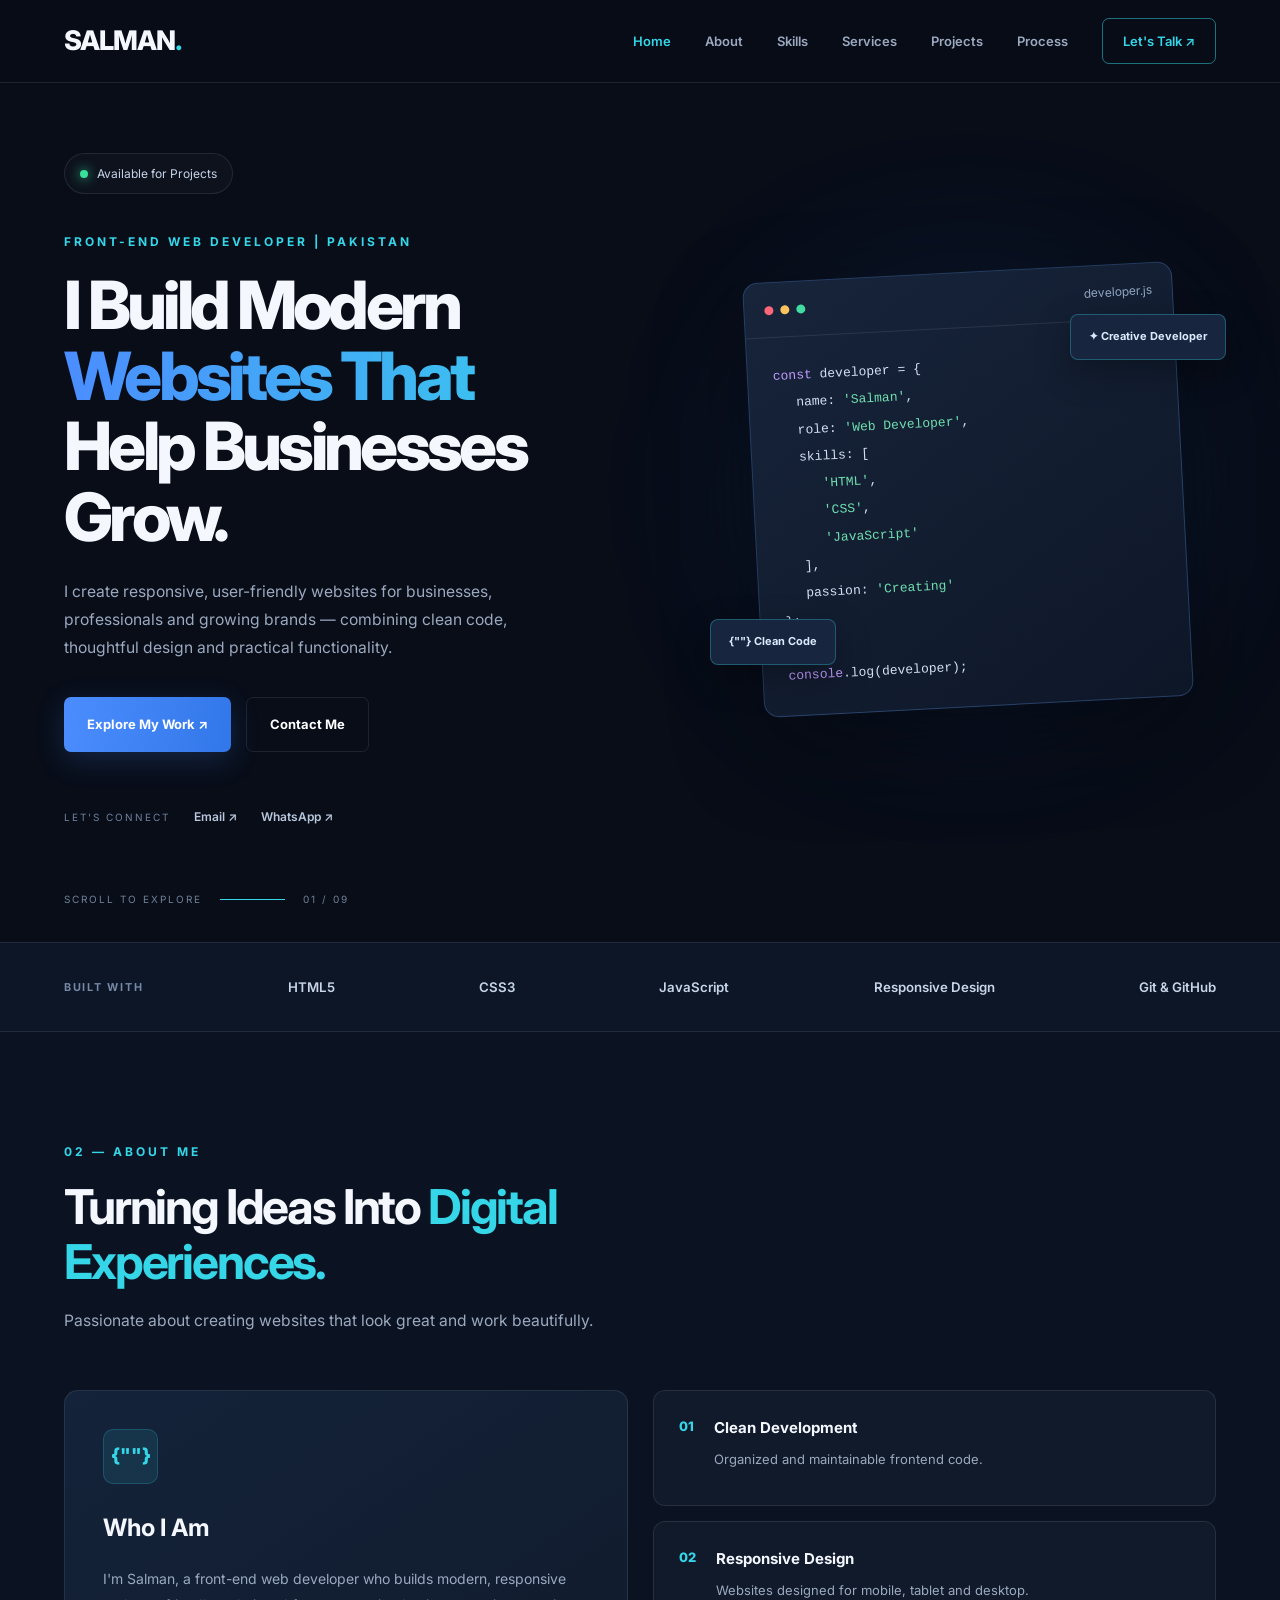
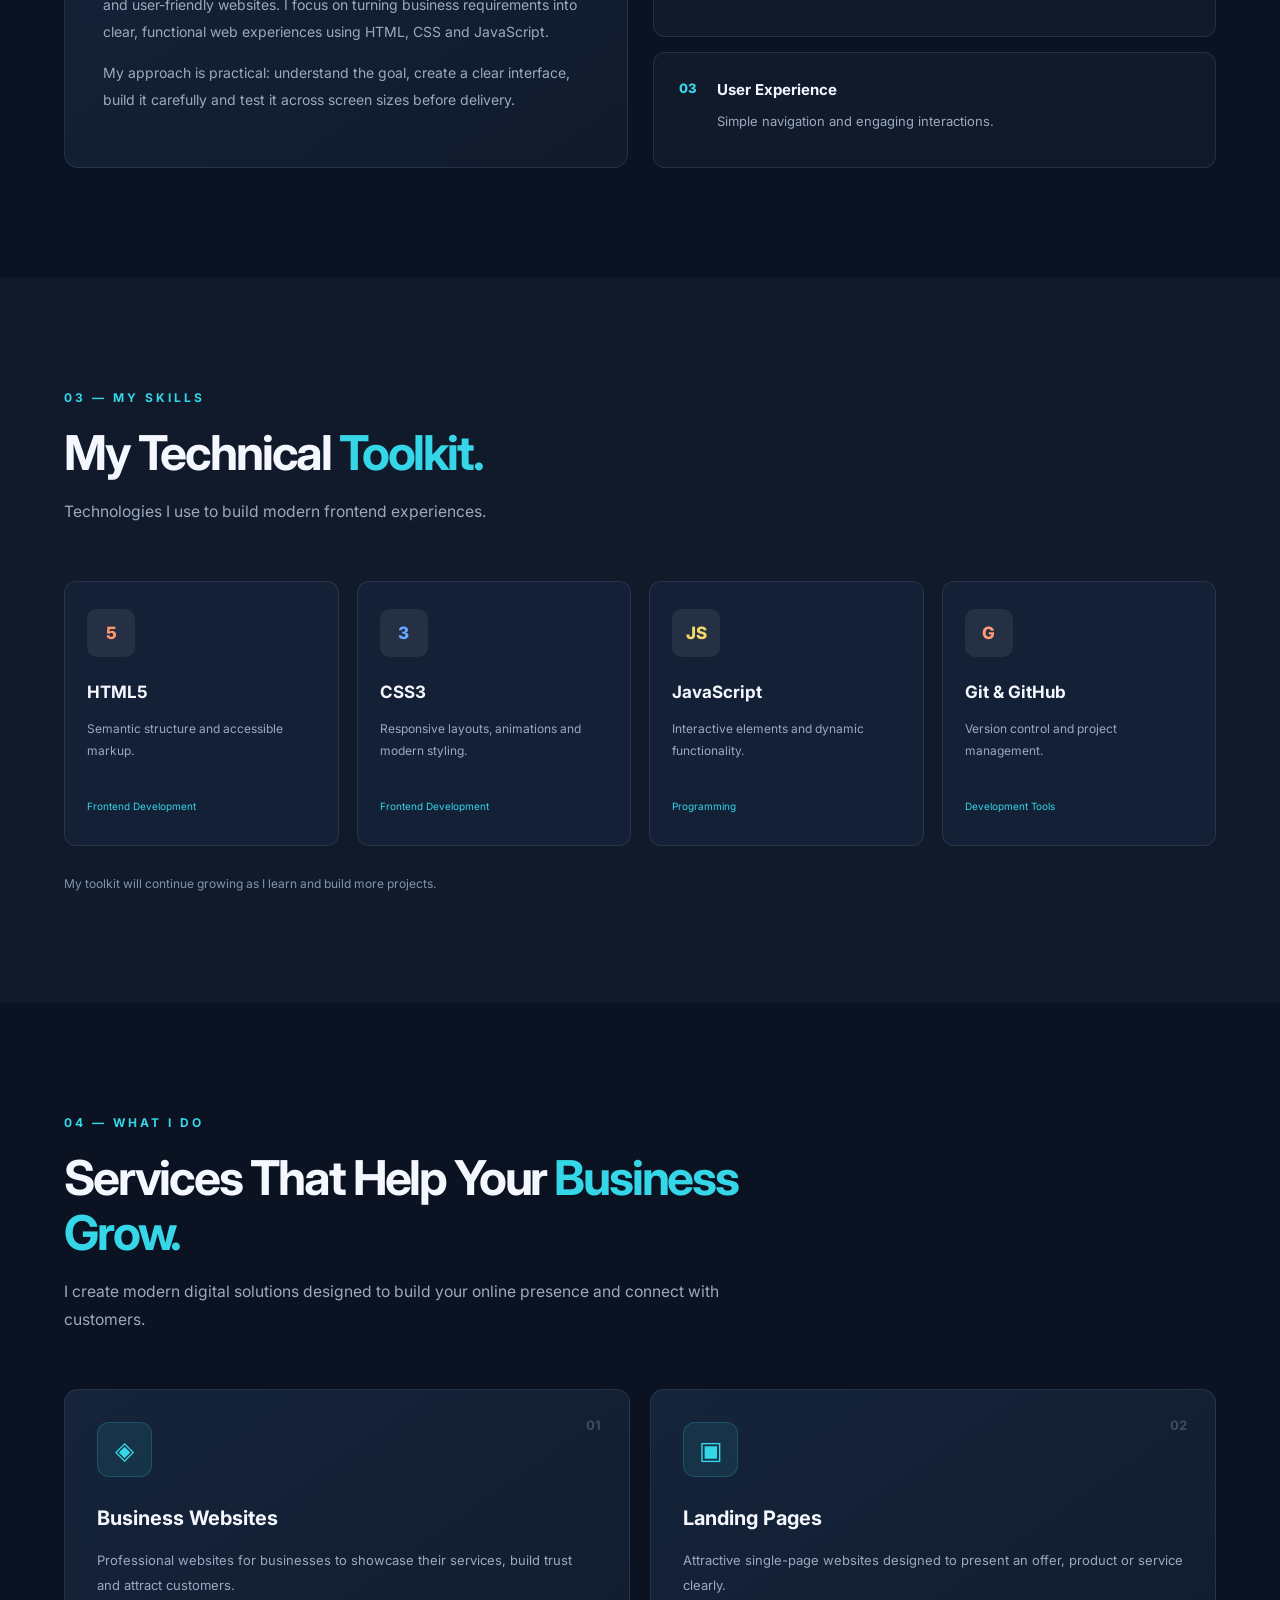
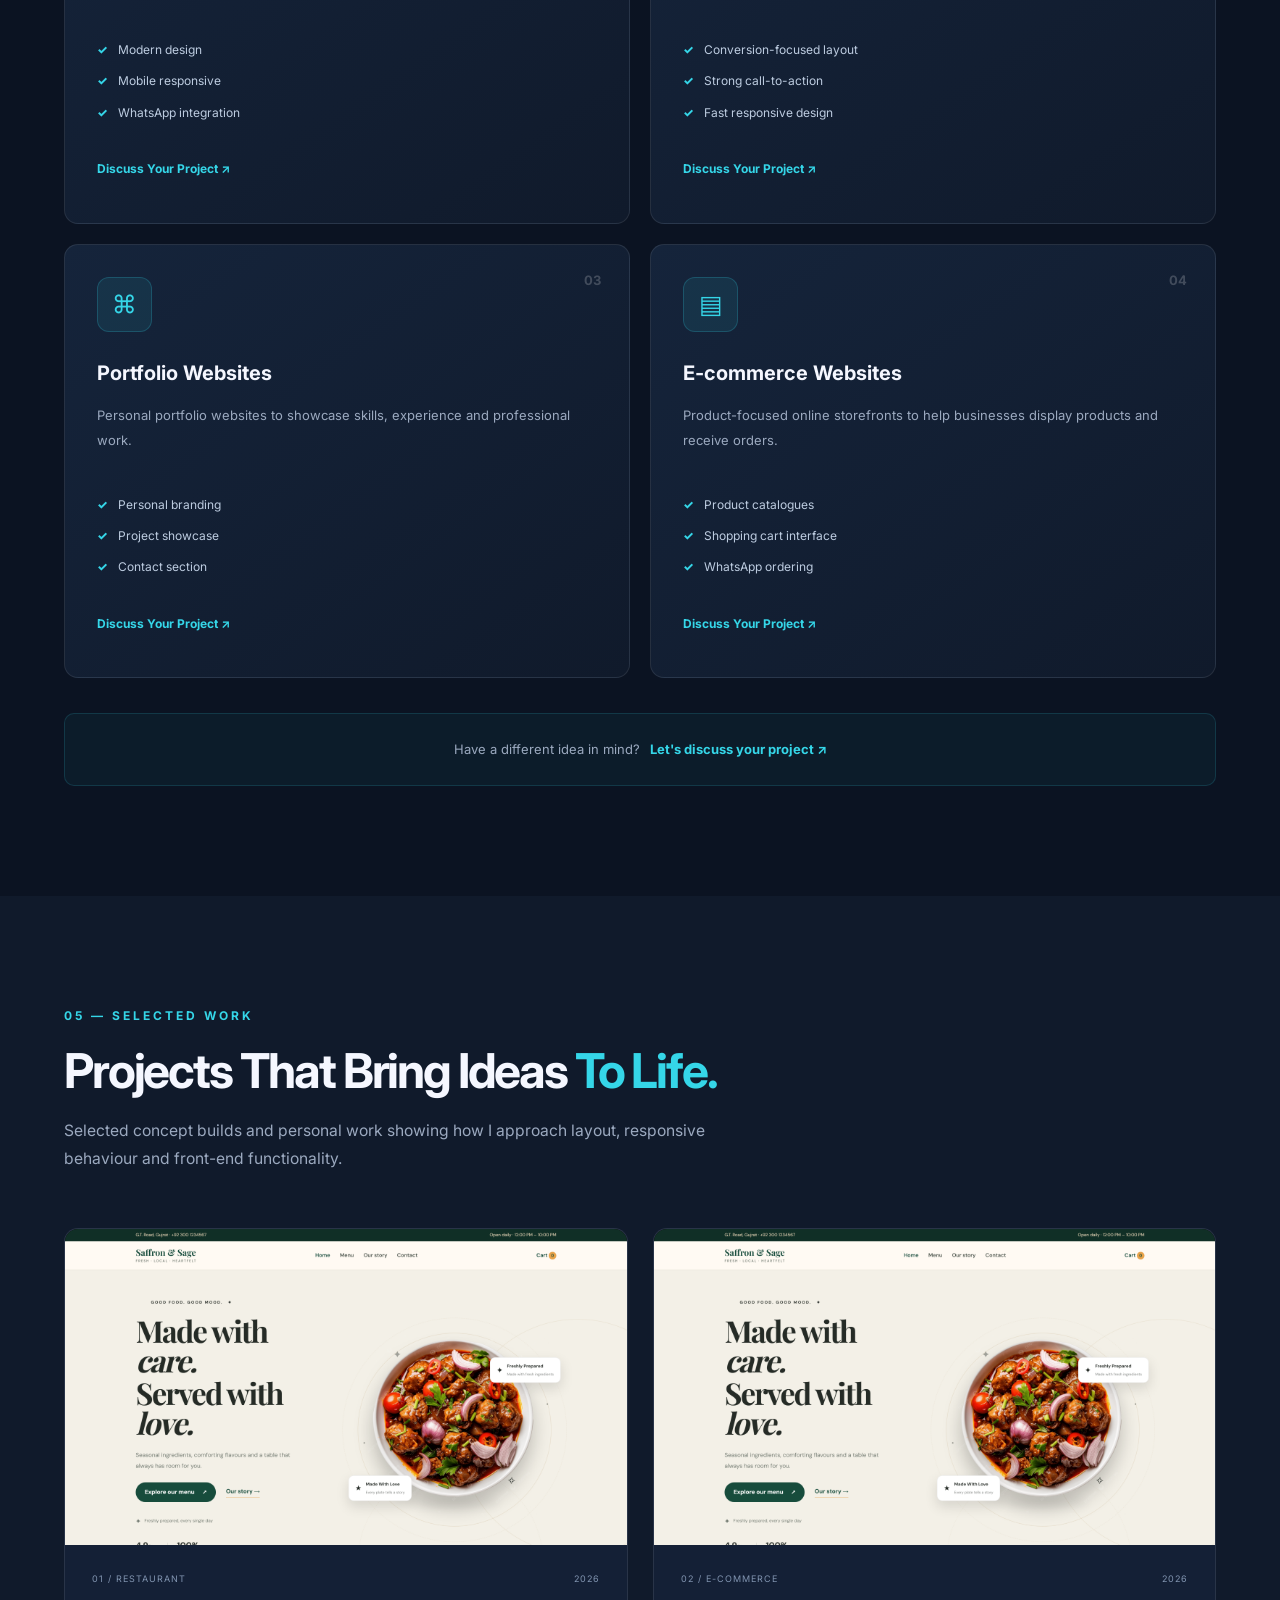
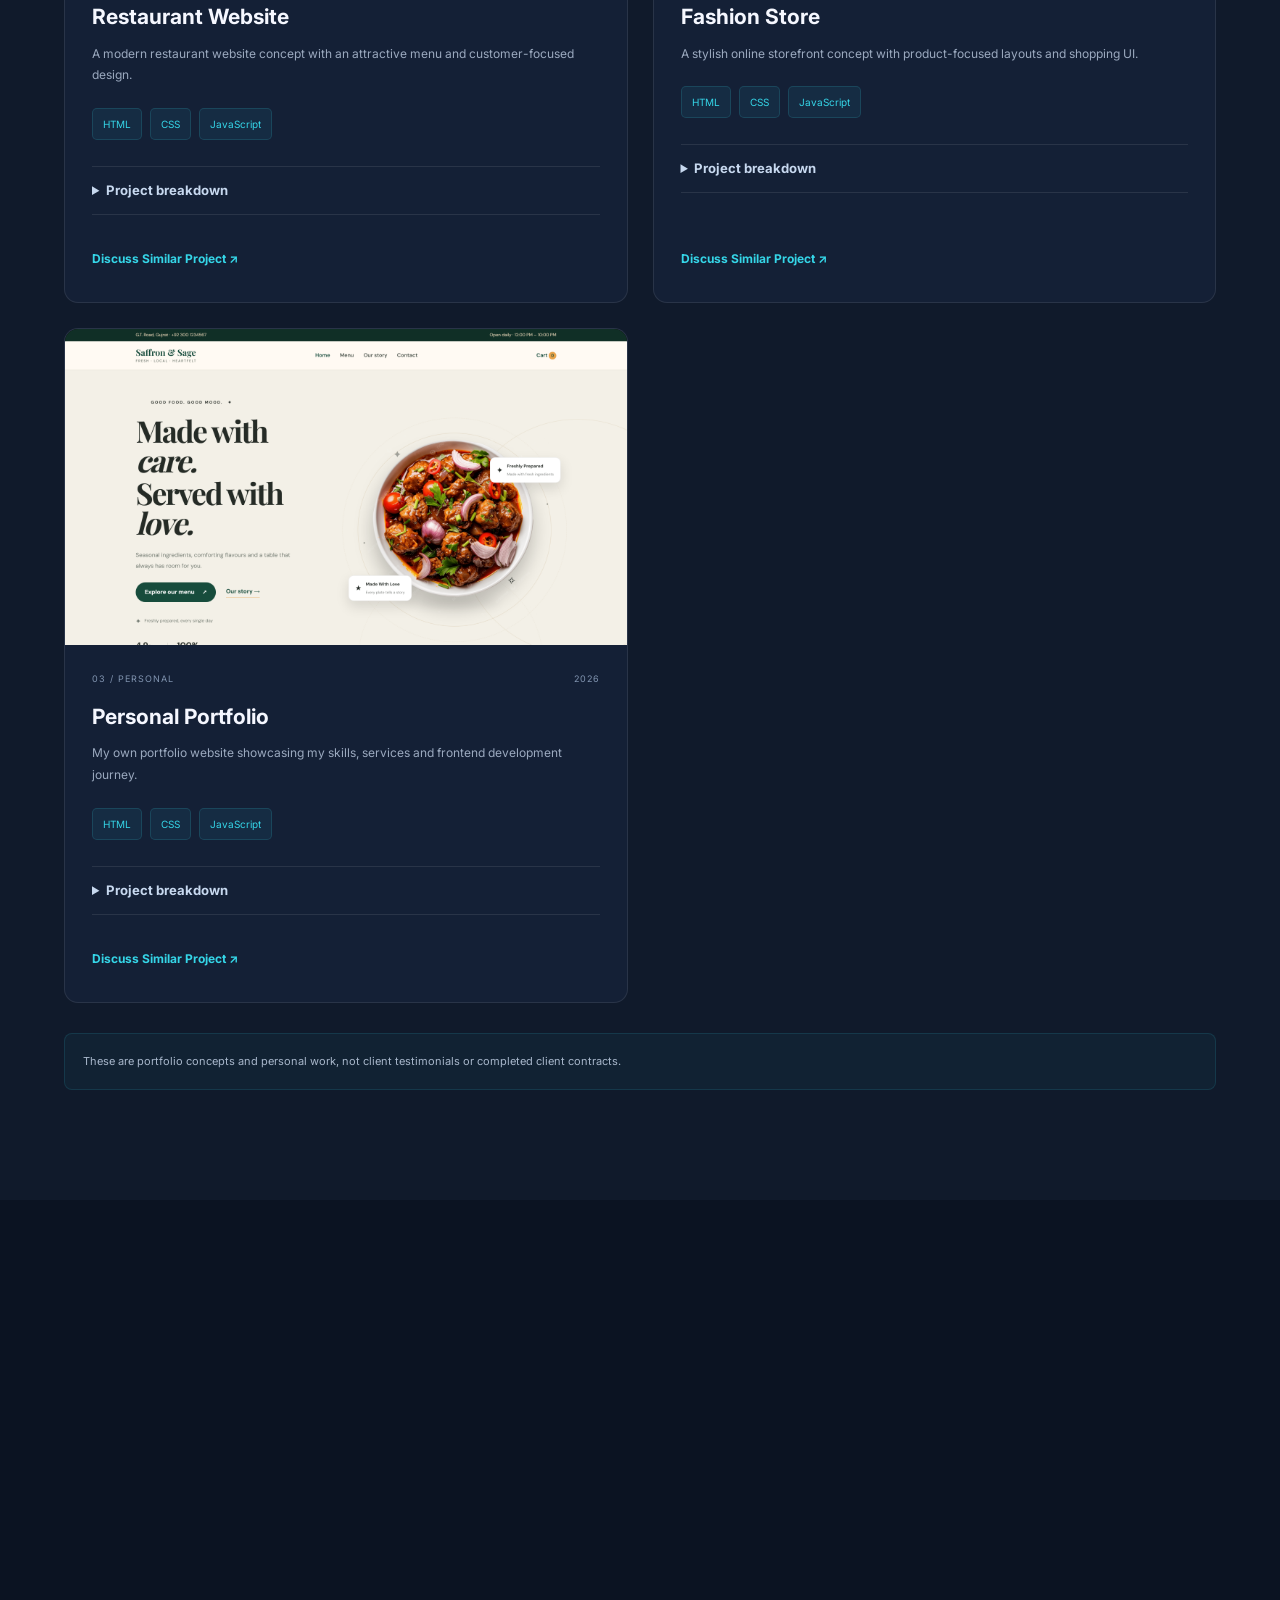
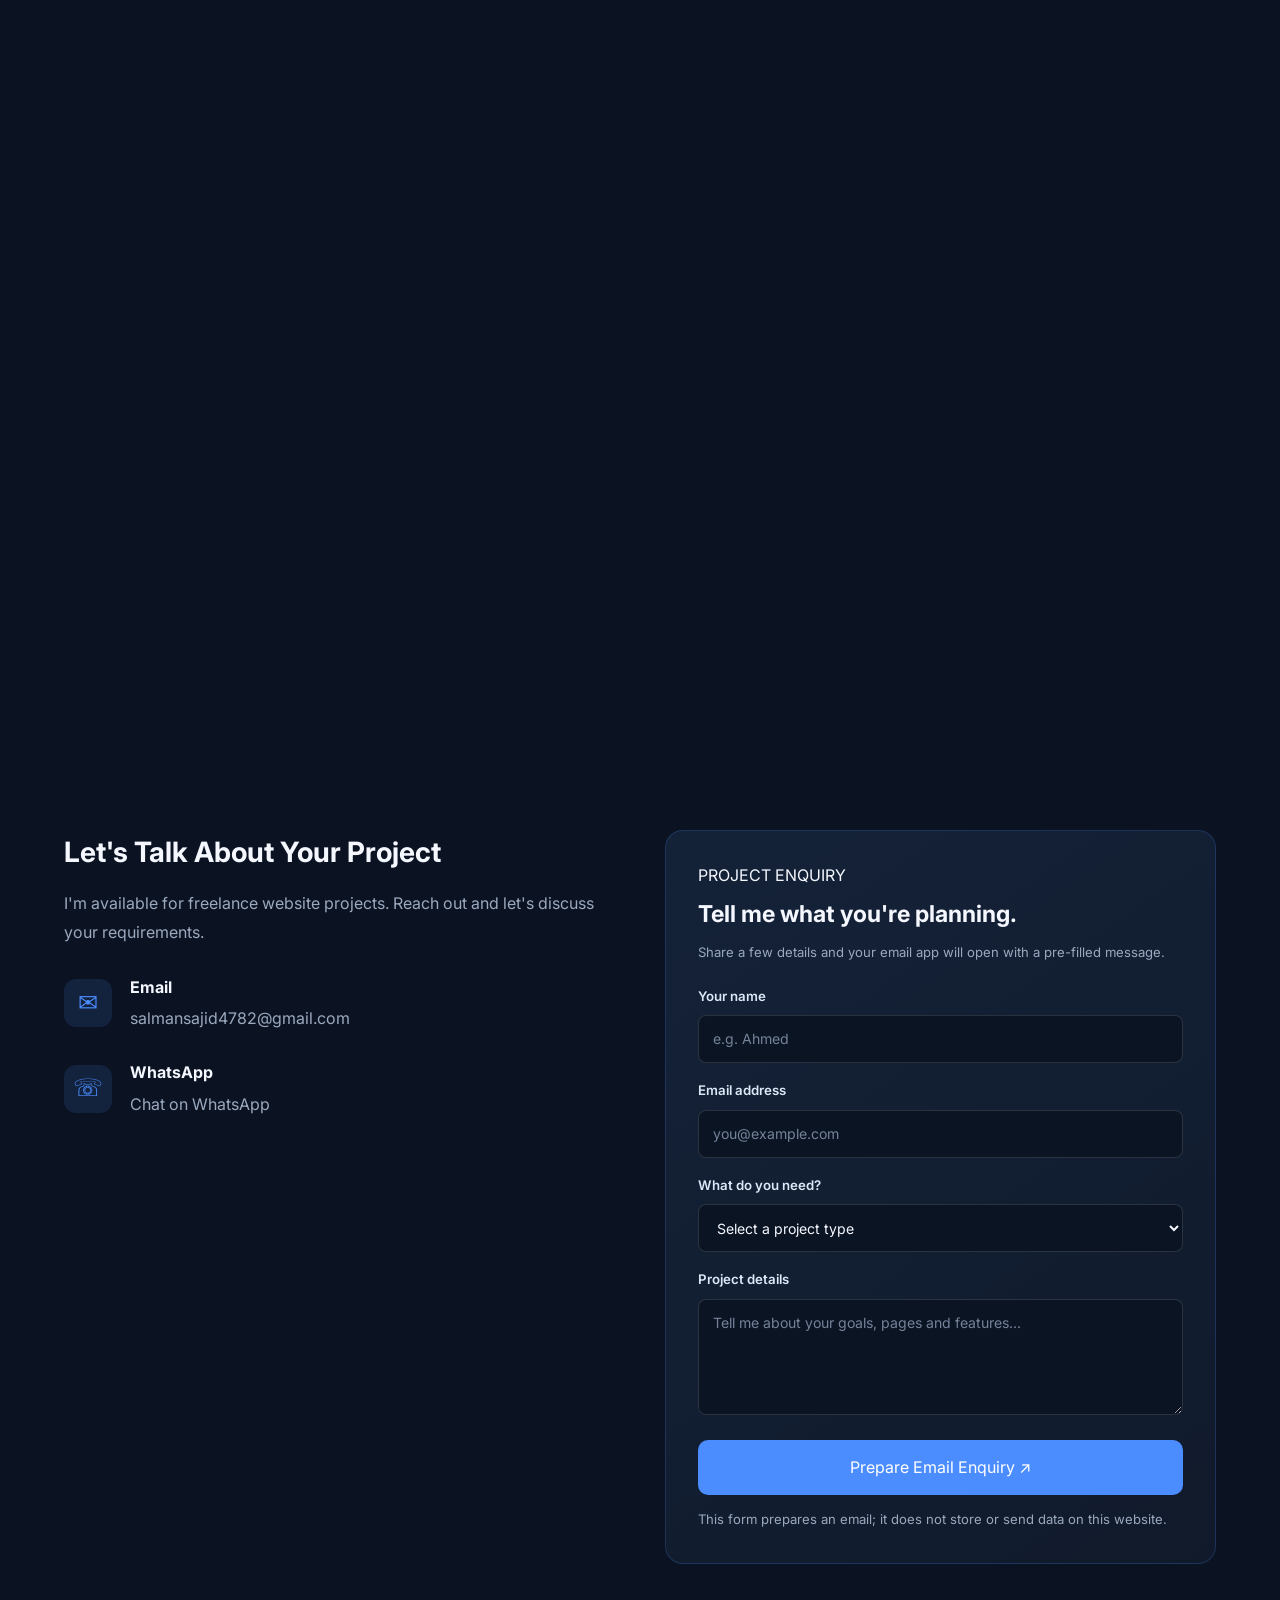
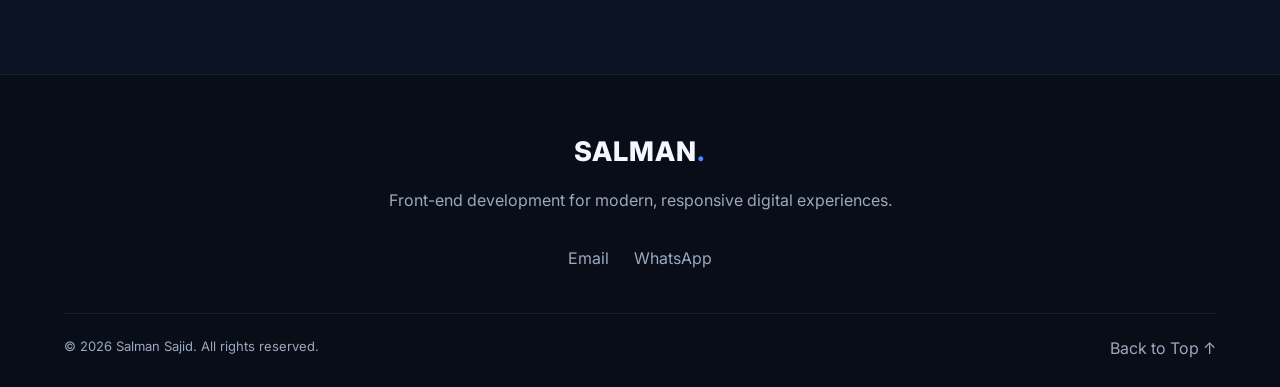
<file: index.html>
<!DOCTYPE html>
<html lang="en">

<head>
    <meta charset="UTF-8">
    <meta name="viewport" content="width=device-width, initial-scale=1.0">
    <meta name="theme-color" content="#080d18">
    <meta name="description"
        content="Salman is a front-end web developer creating responsive business websites, landing pages and e-commerce experiences with HTML, CSS and JavaScript.">
    <meta name="author" content="Salman Sajid">
    <meta name="robots" content="index, follow">
    <meta property="og:type" content="website">
    <meta property="og:title" content="Salman Sajid | Front-End Web Developer">
    <meta property="og:description" content="Modern, responsive websites for businesses and professionals.">
    <meta property="og:image" content="assets/images/portfolio-social-preview.jpg">
    <meta name="twitter:card" content="summary_large_image">
    <meta name="twitter:title" content="Salman Sajid | Front-End Web Developer">
    <title>Salman Sajid | Front-End Web Developer</title>
    <link rel="preconnect" href="https://fonts.googleapis.com">
    <link rel="preconnect" href="https://fonts.gstatic.com" crossorigin>
    <link href="https://fonts.googleapis.com/css2?family=Inter:wght@400;500;600;700;800&display=swap" rel="stylesheet">
    <link rel="stylesheet" href="style.css">
    <script
        type="application/ld+json">{"@context":"https://schema.org","@type":"Person","name":"Salman Sajid","jobTitle":"Front-End Web Developer","email":"mailto:salmansajid4782@gmail.com","knowsAbout":["HTML5","CSS3","JavaScript","Responsive Web Design"]}</script>
</head>

<body>

    <header class="header">
        <nav class="navbar container">
            <a href="#home" class="logo">SALMAN<span>.</span></a>

            <button class="menu-toggle" id="menuToggle" aria-label="Toggle navigation">
                ☰
            </button>

            <ul class="nav-links" id="navLinks">
                <li><a href="#home">Home</a></li>
                <li><a href="#about">About</a></li>
                <li><a href="#skills">Skills</a></li>
                <li><a href="#services">Services</a></li>
                <li><a href="#projects">Projects</a></li>
                <li><a href="#experience">Process</a></li>
                <li><a href="#contact" class="nav-contact">Let's Talk ↗</a></li>
            </ul>
        </nav>
    </header>

    <main>

        <section class="hero container" id="home" aria-labelledby="hero-title">

            <div class="hero-content">
                <div class="availability">
                    <span class="status-dot"></span>
                    Available for Projects
                </div>

                <p class="eyebrow">FRONT-END WEB DEVELOPER | PAKISTAN</p>

                <h1 id="hero-title">
                    I Build Modern
                    <span>Websites That</span>
                    Help Businesses Grow.
                </h1>

                <p class="hero-description">
                    I create responsive, user-friendly websites for businesses,
                    professionals and growing brands — combining clean code,
                    thoughtful design and practical functionality.
                </p>

                <div class="hero-buttons">
                    <a href="#projects" class="btn btn-primary">
                        Explore My Work ↗
                    </a>

                    <a href="#contact" class="btn btn-secondary">
                        Contact Me
                    </a>
                </div>

                <div class="hero-socials">
                    <span>LET'S CONNECT</span>
                    <a href="mailto:salmansajid4782@gmail.com">Email ↗</a>
                    <a href="https://wa.me/923117983060" target="_blank" rel="noopener noreferrer">WhatsApp ↗</a>
                </div>
            </div>

            <div class="hero-visual">
                <div class="visual-glow" aria-hidden="true"></div>

                <div class="code-card">
                    <div class="code-header">
                        <div class="window-dots">
                            <i></i><i></i><i></i>
                        </div>
                        <span>developer.js</span>
                    </div>

                    <div class="code-content">
                        <p><span class="purple">const</span> developer = {</p>
                        <p class="indent">name: <span class="green">'Salman'</span>,</p>
                        <p class="indent">role: <span class="green">'Web Developer'</span>,</p>
                        <p class="indent">skills: [</p>
                        <p class="indent2"><span class="green">'HTML'</span>,</p>
                        <p class="indent2"><span class="green">'CSS'</span>,</p>
                        <p class="indent2"><span class="green">'JavaScript'</span></p>
                        <p class="indent">],</p>
                        <p class="indent">passion: <span class="green">'Creating'</span></p>
                        <p>};</p>
                        <br>
                        <p><span class="purple">console</span>.log(developer);</p>
                    </div>
                </div>

                <div class="floating-badge badge-top">✦ Creative Developer</div>
                <div class="floating-badge badge-bottom">{"</>"} Clean Code</div>
            </div>

        </section>

        <div class="hero-bottom container">
            <span>SCROLL TO EXPLORE</span>
            <span class="scroll-line"></span>
            <span>01 / 09</span>
        </div>


        <section class="trust-strip" aria-label="Development focus">
            <div class="container trust-strip-inner"><span>BUILT
                    WITH</span><strong>HTML5</strong><strong>CSS3</strong><strong>JavaScript</strong><strong>Responsive
                    Design</strong><strong>Git &amp; GitHub</strong></div>
        </section>
        <!-- ABOUT SECTION -->
        <section class="about-section section-padding" id="about">
            <div class="container">

                <div class="section-heading">
                    <p class="eyebrow">02 — ABOUT ME</p>
                    <h2>Turning Ideas Into <span>Digital Experiences.</span></h2>
                    <p>Passionate about creating websites that look great and work beautifully.</p>
                </div>

                <div class="about-grid">

                    <div class="about-card">
                        <div class="about-icon">{"</>"}</div>
                        <h3>Who I Am</h3>
                        <p>
                            I'm Salman, a front-end web developer who builds modern,
                            responsive and user-friendly websites. I focus on turning
                            business requirements into clear, functional web experiences
                            using HTML, CSS and JavaScript.
                        </p>
                        <p>
                            My approach is practical: understand the goal, create a
                            clear interface, build it carefully and test it across
                            screen sizes before delivery.
                        </p>
                    </div>

                    <div class="about-details">
                        <div class="detail-card">
                            <span>01</span>
                            <div>
                                <h3>Clean Development</h3>
                                <p>Organized and maintainable frontend code.</p>
                            </div>
                        </div>

                        <div class="detail-card">
                            <span>02</span>
                            <div>
                                <h3>Responsive Design</h3>
                                <p>Websites designed for mobile, tablet and desktop.</p>
                            </div>
                        </div>

                        <div class="detail-card">
                            <span>03</span>
                            <div>
                                <h3>User Experience</h3>
                                <p>Simple navigation and engaging interactions.</p>
                            </div>
                        </div>
                    </div>

                </div>
            </div>
        </section>


        <!-- SKILLS SECTION -->
        <section class="skills-section section-padding" id="skills">
            <div class="container">

                <div class="section-heading">
                    <p class="eyebrow">03 — MY SKILLS</p>
                    <h2>My Technical <span>Toolkit.</span></h2>
                    <p>Technologies I use to build modern frontend experiences.</p>
                </div>

                <div class="skills-grid">

                    <div class="skill-card">
                        <div class="skill-icon html-icon">5</div>
                        <h3>HTML5</h3>
                        <p>Semantic structure and accessible markup.</p>
                        <span>Frontend Development</span>
                    </div>

                    <div class="skill-card">
                        <div class="skill-icon css-icon">3</div>
                        <h3>CSS3</h3>
                        <p>Responsive layouts, animations and modern styling.</p>
                        <span>Frontend Development</span>
                    </div>

                    <div class="skill-card">
                        <div class="skill-icon js-icon">JS</div>
                        <h3>JavaScript</h3>
                        <p>Interactive elements and dynamic functionality.</p>
                        <span>Programming</span>
                    </div>

                    <div class="skill-card">
                        <div class="skill-icon git-icon">G</div>
                        <h3>Git & GitHub</h3>
                        <p>Version control and project management.</p>
                        <span>Development Tools</span>
                    </div>

                </div>

                <p class="skills-note">
                    My toolkit will continue growing as I learn and build more projects.
                </p>

            </div>
        </section>



        <!-- SERVICES SECTION -->
        <section class="services-section section-padding" id="services">
            <div class="container">

                <div class="section-heading">
                    <p class="eyebrow">04 — WHAT I DO</p>
                    <h2>Services That Help Your <span>Business Grow.</span></h2>
                    <p>
                        I create modern digital solutions designed to
                        build your online presence and connect with customers.
                    </p>
                </div>

                <div class="services-grid">

                    <article class="service-card">
                        <div class="service-number">01</div>
                        <div class="service-icon">◈</div>
                        <h3>Business Websites</h3>
                        <p>
                            Professional websites for businesses to showcase
                            their services, build trust and attract customers.
                        </p>
                        <ul>
                            <li>Modern design</li>
                            <li>Mobile responsive</li>
                            <li>WhatsApp integration</li>
                        </ul>
                        <a href="#contact" class="service-link">Discuss Your Project ↗</a>
                    </article>

                    <article class="service-card">
                        <div class="service-number">02</div>
                        <div class="service-icon">▣</div>
                        <h3>Landing Pages</h3>
                        <p>
                            Attractive single-page websites designed to
                            present an offer, product or service clearly.
                        </p>
                        <ul>
                            <li>Conversion-focused layout</li>
                            <li>Strong call-to-action</li>
                            <li>Fast responsive design</li>
                        </ul>
                        <a href="#contact" class="service-link">Discuss Your Project ↗</a>
                    </article>

                    <article class="service-card">
                        <div class="service-number">03</div>
                        <div class="service-icon">⌘</div>
                        <h3>Portfolio Websites</h3>
                        <p>
                            Personal portfolio websites to showcase
                            skills, experience and professional work.
                        </p>
                        <ul>
                            <li>Personal branding</li>
                            <li>Project showcase</li>
                            <li>Contact section</li>
                        </ul>
                        <a href="#contact" class="service-link">Discuss Your Project ↗</a>
                    </article>

                    <article class="service-card">
                        <div class="service-number">04</div>
                        <div class="service-icon">▤</div>
                        <h3>E-commerce Websites</h3>
                        <p>
                            Product-focused online storefronts to help
                            businesses display products and receive orders.
                        </p>
                        <ul>
                            <li>Product catalogues</li>
                            <li>Shopping cart interface</li>
                            <li>WhatsApp ordering</li>
                        </ul>
                        <a href="#contact" class="service-link">Discuss Your Project ↗</a>
                    </article>

                </div>

                <div class="services-bottom">
                    <p>Have a different idea in mind?</p>
                    <a href="#contact">Let's discuss your project ↗</a>
                </div>

            </div>
        </section>



        <!-- PROJECTS SECTION -->
        <section class="projects-section section-padding" id="projects">
            <div class="container">

                <div class="section-heading">
                    <p class="eyebrow">05 — SELECTED WORK</p>
                    <h2>Projects That Bring Ideas <span>To Life.</span></h2>
                    <p>
                        Selected concept builds and personal work showing how I
                        approach layout, responsive behaviour and front-end functionality.
                    </p>
                </div>

                    <div class="projects-grid">

                        <!-- PROJECT 1 -->
                        <article class="project-card">

                            <div class="project-preview website-preview">
                                <div class="website-scroll">
                                    <img src="assets/demos/restaurant-demo.png" alt="Restaurant Website Full Preview"
                                        loading="lazy">
                                </div>

                            </div>

                            <div class="project-info">

                                <div class="project-meta">
                                    <span>01 / RESTAURANT</span>
                                    <span>2026</span>
                                </div>

                                <h3><a href="projects/restaurant-demo/index.html" target="_blank">Restaurant Website</a></h3>

                                <p>
                                    A modern restaurant website concept with an
                                    attractive menu and customer-focused design.
                                </p>

                                <div class="project-tags">
                                    <span>HTML</span>
                                    <span>CSS</span>
                                    <span>JavaScript</span>
                                </div>

                                <details class="project-details">

                                    <summary>Project breakdown</summary>

                                    <div class="project-breakdown">

                                        <p>
                                            <strong>Goal:</strong>
                                            Present a restaurant, its menu and key information
                                            in a clear, mobile-friendly format.
                                        </p>

                                        <p>
                                            <strong>My role:</strong>
                                            Front-end concept, page structure and responsive
                                            interface.
                                        </p>

                                        <p>
                                            <strong>Approach:</strong>
                                            Organised content, clear menu navigation and
                                            visible customer contact actions.
                                        </p>

                                        <p>
                                            <strong>Outcome:</strong>
                                            A demonstration concept. No client or business
                                            results are claimed.
                                        </p>

                                    </div>

                                </details>

                                <a href="#contact" class="project-link">
                                    Discuss Similar Project ↗
                                </a>

                            </div>

                        </article>



                        <!-- PROJECT 2 -->
                        <article class="project-card">

                            <div class="project-preview website-preview">
                                <div class="website-scroll">
                                    <img src="assets/demos/restaurant-demo.png" alt="Fashion Store Website Full Preview"
                                        loading="lazy">
                                </div>

                            </div>

                            <div class="project-info">

                                <div class="project-meta">
                                    <span>02 / E-COMMERCE</span>
                                    <span>2026</span>
                                </div>

                                <h3>Fashion Store</h3>

                                <p>
                                    A stylish online storefront concept with
                                    product-focused layouts and shopping UI.
                                </p>

                                <div class="project-tags">
                                    <span>HTML</span>
                                    <span>CSS</span>
                                    <span>JavaScript</span>
                                </div>

                                <details class="project-details">
                                    <summary>Project breakdown</summary>

                                    <div class="project-breakdown">
                                        <p>
                                            <strong>Goal:</strong>
                                            Create a storefront concept that makes product
                                            discovery feel simple and visual.
                                        </p>

                                        <p>
                                            <strong>My role:</strong>
                                            Front-end concept, product-focused layout and
                                            shopping interface.
                                        </p>

                                        <p>
                                            <strong>Approach:</strong>
                                            Clear collection presentation, consistent product
                                            styling and responsive layouts.
                                        </p>

                                        <p>
                                            <strong>Outcome:</strong>
                                            A visual e-commerce concept, not a live client store.
                                        </p>
                                    </div>
                                </details>

                                <a href="#contact" class="project-link">
                                    Discuss Similar Project ↗
                                </a>

                            </div>
                        </article>

                        <!-- PROJECT 3 -->
                        <article class="project-card">

                            <div class="project-preview website-preview">
                                <div class="website-scroll">
                                    <img src="assets/demos/restaurant-demo.png" alt="Fashion Store Website Full Preview"
                                        loading="lazy">
                                </div>

                            </div>

                            <div class="project-info">

                                <div class="project-meta">
                                    <span>03 / PERSONAL</span>
                                    <span>2026</span>
                                </div>

                                <h3>Personal Portfolio</h3>

                                <p>
                                    My own portfolio website showcasing my skills,
                                    services and frontend development journey.
                                </p>

                                <div class="project-tags">
                                    <span>HTML</span>
                                    <span>CSS</span>
                                    <span>JavaScript</span>
                                </div>

                                <details class="project-details">
                                    <summary>Project breakdown</summary>

                                    <div class="project-breakdown">
                                        <p>
                                            <strong>Goal:</strong>
                                            Present professional services, skills and selected
                                            work in one easy-to-navigate place.
                                        </p>

                                        <p>
                                            <strong>My role:</strong>
                                            Design implementation and front-end development.
                                        </p>

                                        <p>
                                            <strong>Approach:</strong>
                                            Single-page navigation, responsive cards and direct
                                            contact options.
                                        </p>

                                        <p>
                                            <strong>Outcome:</strong>
                                            A personal portfolio built to communicate services
                                            and make enquiries straightforward.
                                        </p>
                                    </div>
                                </details>

                                <a href="#contact" class="project-link">
                                    Discuss Similar Project ↗
                                </a>

                            </div>
                        </article>

                    </div>

                    <div class="projects-note">
                        These are portfolio concepts and personal work, not client testimonials or completed client
                        contracts.
                    </div>

                </div>
        </section>



        <section class="experience-section section-padding" id="experience">
            <div class="container">
                <div class="section-heading">
                    <p class="eyebrow">07 — HOW I WORK</p>
                    <h2>A Clear Process From <span>Idea To Launch.</span></h2>
                    <p>A straightforward workflow keeps each project organised, collaborative and focused on its goals.
                    </p>
                </div>
                <div class="process-grid">
                    <article class="process-card"><span>01</span>
                        <h3>Discover</h3>
                        <p>Understand your business, audience, goals and required features before development begins.
                        </p>
                    </article>
                    <article class="process-card"><span>02</span>
                        <h3>Plan &amp; Design</h3>
                        <p>Organise the content and create a clear layout with usability and mobile screens in mind.</p>
                    </article>
                    <article class="process-card"><span>03</span>
                        <h3>Develop</h3>
                        <p>Build the interface with structured HTML, maintainable CSS and purposeful JavaScript.</p>
                    </article>
                    <article class="process-card"><span>04</span>
                        <h3>Test &amp; Deliver</h3>
                        <p>Check responsive behaviour, links and interactions, then prepare the project for handover.
                        </p>
                    </article>
                </div>
                <div class="experience-note"><span class="experience-note-icon" aria-hidden="true">✦</span>
                    <div>
                        <h3>Independent projects &amp; continuous development</h3>
                        <p>I use personal and demonstration projects to strengthen my skills and show the type of
                            front-end work I can deliver. Client testimonials and commercial results will be added only
                            when verified.</p>
                    </div>
                </div>
            </div>
        </section>
        <!-- CONTACT SECTION -->
        <section id="contact" class="contact-section section-padding">
            <div class="container">

                <div class="section-heading">
                    <span class="eyebrow">08 — GET IN TOUCH</span>
                    <h2>Let's Build Something <span>Great Together.</span></h2>
                    <p>
                        Have a website idea or project in mind?
                        Let's discuss how I can help bring it to life.
                    </p>
                </div>

                <div class="contact-grid">

                    <div class="contact-info">
                        <h3>Let's Talk About Your Project</h3>
                        <p>
                            I'm available for freelance website projects.
                            Reach out and let's discuss your requirements.
                        </p>

                        <div class="contact-item">
                            <span class="contact-icon">✉</span>
                            <div>
                                <h4>Email</h4>
                                <a href="mailto:salmansajid4782@gmail.com">
                                    salmansajid4782@gmail.com
                                </a>
                            </div>
                        </div>

                        <div class="contact-item">
                            <span class="contact-icon">☏</span>
                            <div>
                                <h4>WhatsApp</h4>
                                <a href="https://wa.me/923117983060" target="_blank" rel="noopener noreferrer">
                                    Chat on WhatsApp
                                </a>
                            </div>
                        </div>
                    </div>

                    <form class="project-form" id="projectForm">
                        <div class="form-heading"><span class="section-label">PROJECT ENQUIRY</span>
                            <h3>Tell me what you're planning.</h3>
                            <p>Share a few details and your email app will open with a pre-filled message.</p>
                        </div>
                        <div class="form-row"><label for="visitorName">Your name</label><input id="visitorName"
                                name="name" type="text" autocomplete="name" required maxlength="80"
                                placeholder="e.g. Ahmed"></div>
                        <div class="form-row"><label for="visitorEmail">Email address</label><input id="visitorEmail"
                                name="email" type="email" autocomplete="email" required maxlength="120"
                                placeholder="you@example.com"></div>
                        <div class="form-row"><label for="projectType">What do you need?</label><select id="projectType"
                                name="project" required>
                                <option value="">Select a project type</option>
                                <option>Business website</option>
                                <option>Landing page</option>
                                <option>E-commerce website</option>
                                <option>Portfolio website</option>
                                <option>Other / Not sure yet</option>
                            </select></div>
                        <div class="form-row"><label for="projectMessage">Project details</label><textarea
                                id="projectMessage" name="message" rows="4" required maxlength="1500"
                                placeholder="Tell me about your goals, pages and features..."></textarea></div><button
                            class="contact-button form-submit" type="submit">Prepare Email Enquiry ↗</button>
                        <p class="form-status" id="formStatus" role="status" aria-live="polite">This form prepares an
                            email; it does not store or send data on this website.</p>
                    </form>

                </div>
            </div>
        </section>

    </main>

    <footer class="site-footer">
        <div class="container footer-content">

            <a href="#home" class="footer-logo">SALMAN<span>.</span></a>

            <p>
                Front-end development for modern, responsive digital experiences.
            </p>

            <div class="footer-socials"><a href="mailto:salmansajid4782@gmail.com">Email</a><a
                    href="https://wa.me/923117983060" target="_blank" rel="noopener noreferrer">WhatsApp</a></div>

            <div class="footer-bottom">
                <p>© 2026 Salman. All rights reserved.</p>
                <a href="#home">Back to Top ↑</a>
            </div>

        </div>
    </footer>

    <script src="script.js"></script>
</body>

</html>
</file>
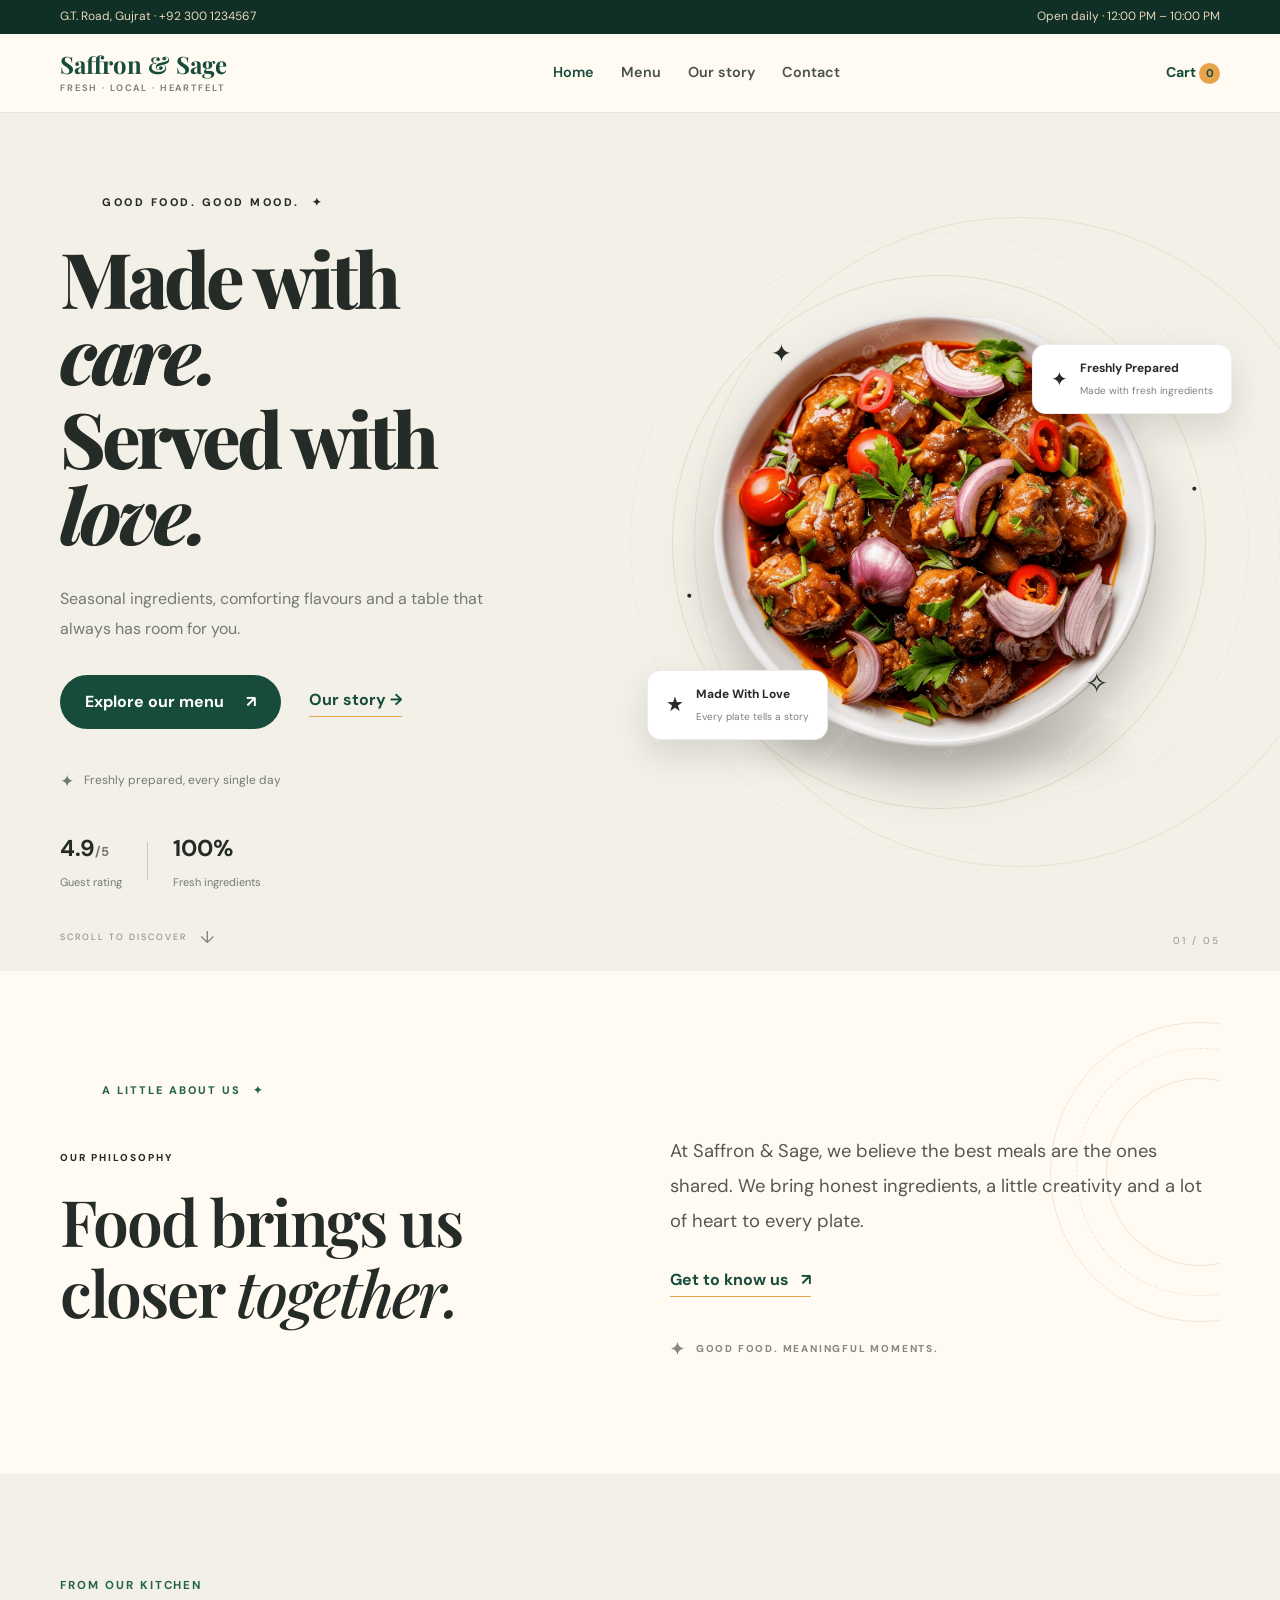
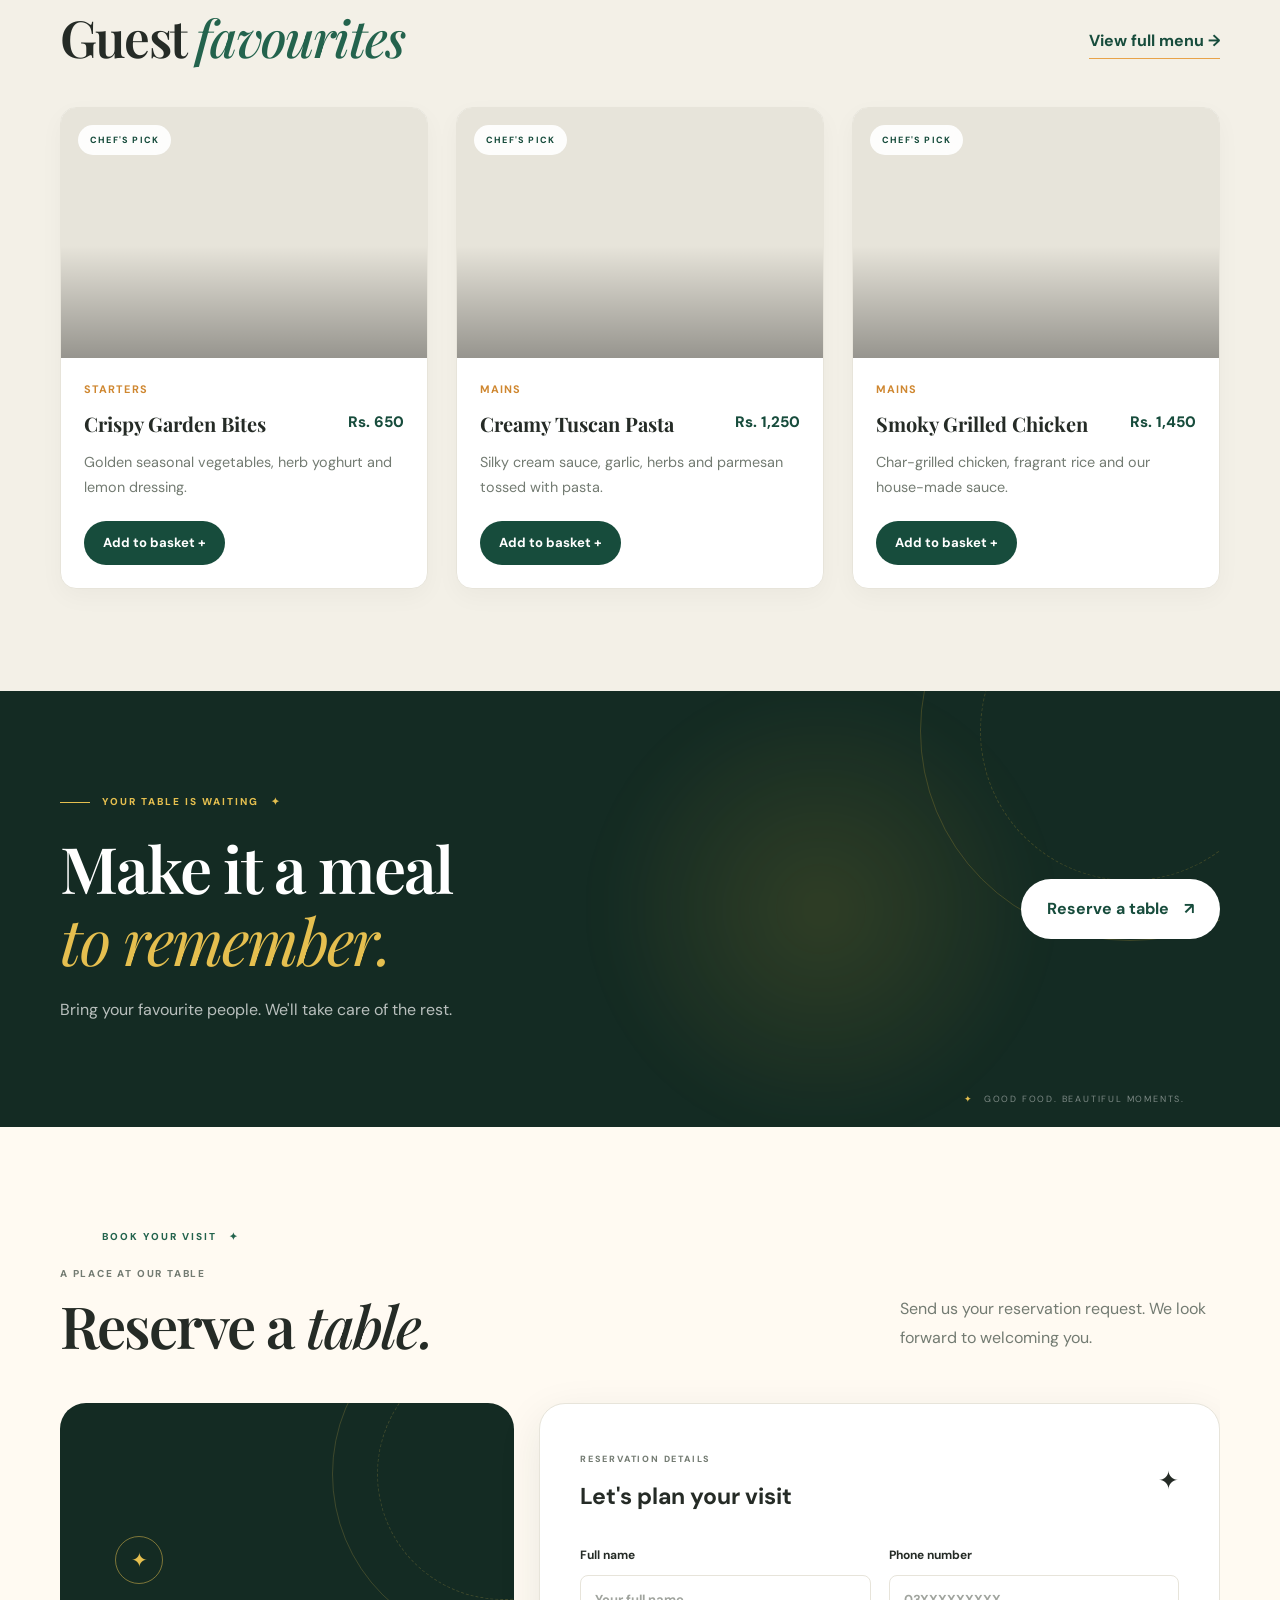
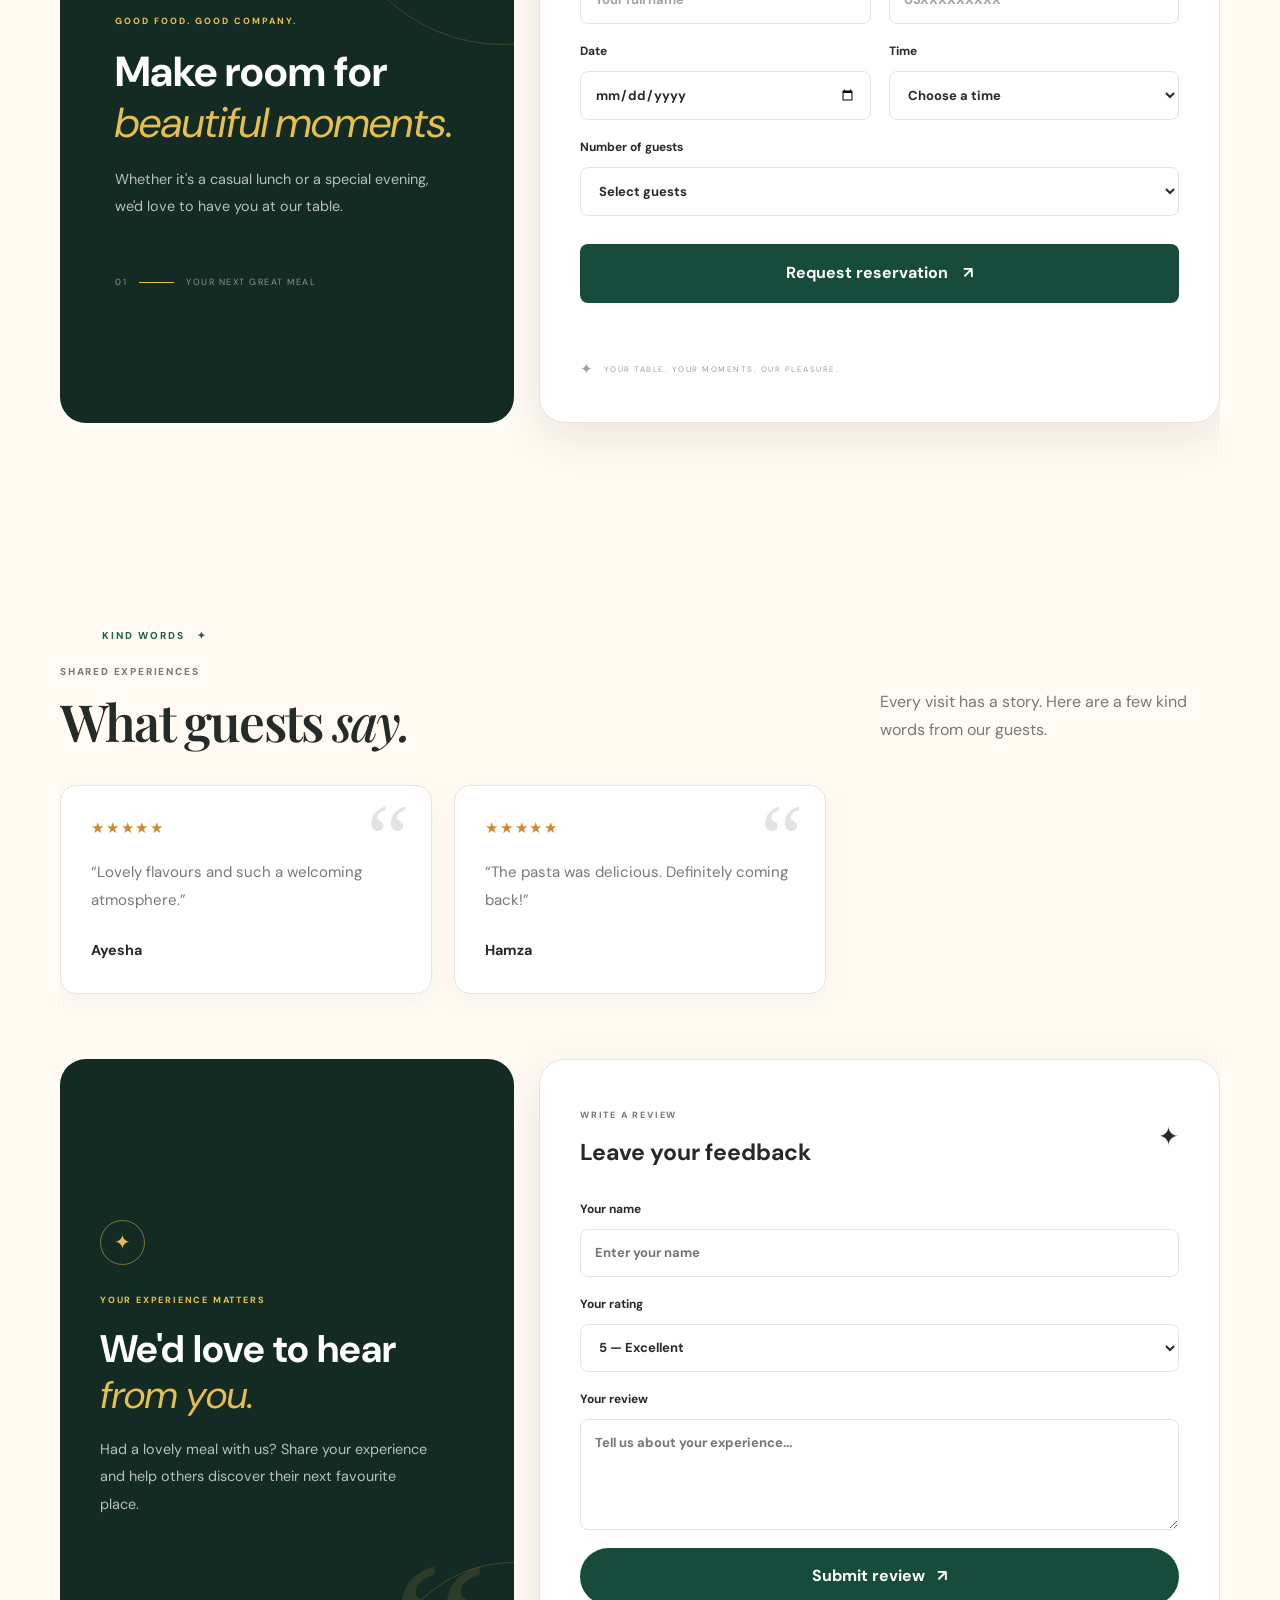
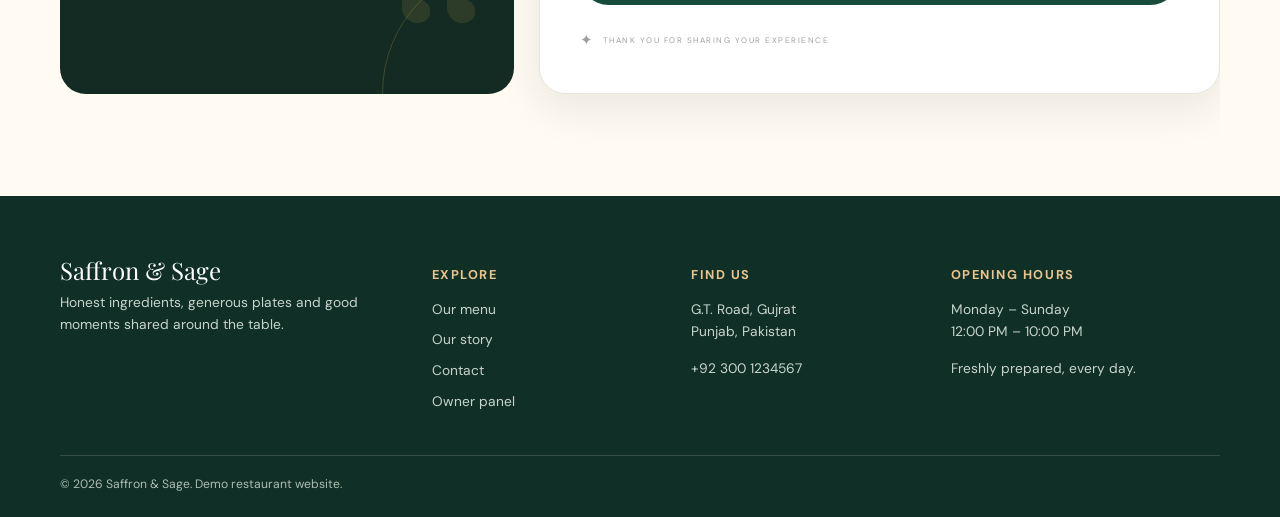
<file: projects/restaurant-demo/index.html>
<!doctype html>
<html lang="en">

<head>
    <meta charset="utf-8">
    <meta name="viewport" content="width=device-width,initial-scale=1">
    <meta name="description" content="Saffron & Sage restaurant">
    <title>Home | Saffron & Sage</title>
    <link rel="preconnect" href="https://fonts.googleapis.com">
    <link
        href="https://fonts.googleapis.com/css2?family=DM+Sans:wght@400;500;600;700&family=Playfair+Display:wght@500;600;700&display=swap"
        rel="stylesheet">
    <link rel="stylesheet" href="css/styles.css">
    <script defer src="js/data.js"></script>
    <script defer src="js/app.js"></script>
    <script defer src="js/motion.js"></script>
</head>

<body data-page="home">
    <div id="site-header"></div>
    <main>

        <!-- ==========================================
   HERO - CINEMATIC RESTAURANT EXPERIENCE
========================================== -->
        <section class="hero">

            <div class="hero-ambient"></div>
            <div class="hero-ring hero-ring-one"></div>
            <div class="hero-ring hero-ring-two"></div>

            <!-- HERO CONTENT -->
            <div class="hero-content">

                <div class="hero-eyebrow">
                    <span class="eyebrow-line"></span>
                    <span>GOOD FOOD. GOOD MOOD.</span>
                    <span class="eyebrow-spark">✦</span>
                </div>

                <h1 class="hero-heading">
                    <span class="heading-line">Made with</span>
                    <span class="heading-line heading-accent">care.</span>
                    <span class="heading-line">Served with</span>
                    <span class="heading-line heading-accent">love.</span>
                </h1>

                <p class="hero-description">
                    Seasonal ingredients, comforting flavours and a
                    table that always has room for you.
                </p>

                <div class="hero-actions">

                    <a class="btn btn-primary hero-main-btn" href="menu.html">
                        <span>Explore our menu</span>
                        <span class="btn-arrow">↗</span>
                    </a>

                    <a class="text-link hero-story-link" href="about.html">
                        Our story <span>→</span>
                    </a>

                </div>

                <div class="hero-note">
                    <span class="note-icon">✦</span>
                    Freshly prepared, every single day
                </div>

                <div class="hero-trust">
                    <div class="trust-item">
                        <strong>4.9<span>/5</span></strong>
                        <small>Guest rating</small>
                    </div>

                    <div class="trust-divider"></div>

                    <div class="trust-item">
                        <strong>100%</strong>
                        <small>Fresh ingredients</small>
                    </div>
                </div>

            </div>

            <!-- HERO VISUAL -->
            <div class="plate-scene">

                <div class="plate-light"></div>

                <div class="plate-orbit orbit-one"></div>
                <div class="plate-orbit orbit-two"></div>

                <div class="plate-shadow"></div>

                <div class="plate-tilt">
                    <div class="plate-3d">

                        <div class="hero-image plate-image" role="img"
                            aria-label="A beautifully served restaurant meal">
                        </div>

                    </div>
                </div>

                <!-- FLOATING DETAILS -->
                <div class="plate-label label-top">
                    <span class="label-icon">✦</span>
                    <span>
                        <strong>Freshly Prepared</strong>
                        <small>Made with fresh ingredients</small>
                    </span>
                </div>

                <div class="plate-label label-bottom">
                    <span class="label-icon">★</span>
                    <span>
                        <strong>Made With Love</strong>
                        <small>Every plate tells a story</small>
                    </span>
                </div>

                <span class="food-particle particle-one">✦</span>
                <span class="food-particle particle-two">·</span>
                <span class="food-particle particle-three">✧</span>
                <span class="food-particle particle-four">·</span>

            </div>

            <!-- SCROLL INDICATOR -->
            <div class="hero-scroll">
                <span>SCROLL TO DISCOVER</span>
                <span class="scroll-arrow">↓</span>
            </div>

            <div class="hero-index">01 / 05</div>

        </section>


        <!-- ==========================================
   HERO - END
========================================== -->


        <!-- ==========================================
INTRO - START
========================================== -->

        <section class="section intro-section">
            <div class="intro-decoration"></div>

            <div class="section-kicker">
                <span class="kicker-line"></span>
                A LITTLE ABOUT US
                <span class="kicker-star">✦</span>
            </div>

            <div class="intro-grid">

                <div class="intro-heading">
                    <span class="intro-small-label">OUR PHILOSOPHY</span>

                    <h2>
                        Food brings us
                        <br>
                        closer <em>together.</em>
                    </h2>

                    <div class="intro-heading-line"></div>
                </div>

                <div class="intro-description">

                    <p class="lead">
                        At Saffron & Sage, we believe the best meals
                        are the ones shared. We bring honest ingredients,
                        a little creativity and a lot of heart to every plate.
                    </p>

                    <a class="text-link intro-link" href="about.html">
                        Get to know us <span>↗</span>
                    </a>

                    <div class="intro-signature">
                        <span>✦</span>
                        GOOD FOOD. MEANINGFUL MOMENTS.
                    </div>

                </div>

            </div>

        </section>


        <!-- ==========================================
   INTRO - END
========================================== -->
        <!-- =====================================
   FEATURED DISHES SECTION - START
=====================================  -->
        <section class="section soft-section featured-section">
            <div class="section-heading">
                <div>
                    <div class="section-kicker">FROM OUR KITCHEN</div>
                    <h2>Guest <em>favourites</em></h2>
                </div>
                <a class="text-link" href="menu.html">View full menu →</a>
            </div>

            <div id="featured-dishes" class="dish-grid"></div>
        </section>
        <!-- =====================================
   FEATURED DISHES SECTION - END
=====================================  -->
        <!-- ===================================== 
   RESERVATION BANNER - START
=====================================  -->

        <section class="reservation-section">

            <div class="section reservation-band" id="reservation-band">

                <div class="reservation-decoration reservation-ring"></div>
                <div class="reservation-decoration reservation-ring-two"></div>
                <div class="reservation-glow"></div>

                <div class="reservation-content">
                    <div class="section-kicker">
                        <span class="reservation-kicker-line"></span>
                        YOUR TABLE IS WAITING
                        <span class="reservation-kicker-star">✦</span>
                    </div>

                    <h2>
                        Make it a meal<br>
                        <em>to remember.</em>
                    </h2>

                    <p>
                        Bring your favourite people. We'll take care of the rest.
                    </p>
                </div>

                <a class="btn btn-light reservation-button" href="#reservation">
                    Reserve a table <span>↗</span>
                </a>

                <div class="reservation-bottom-note">
                    <span>✦</span> GOOD FOOD. BEAUTIFUL MOMENTS.
                </div>
            </div>
        </section>
        <!-- ===================================== 
   RESERVATION BANNER - END
=====================================  -->
 <!-- ===================================== 
   RESERVATION FORM SECTION - START
=====================================  -->
        <section class="section reservation-form" id="reservation">

    <div class="reservation-heading">
        <div class="section-kicker">
            <span class="reservation-heading-line"></span>
            BOOK YOUR VISIT
            <span class="reservation-heading-star">✦</span>
        </div>

        <div class="reservation-heading-content">
            <div>
                <span class="reservation-subtitle">A PLACE AT OUR TABLE</span>
                <h2>Reserve a <em>table.</em></h2>
            </div>

            <p>Send us your reservation request. We look forward to welcoming you.</p>
        </div>
    </div>

    <div class="reservation-form-layout">

        <div class="reservation-side-content">
            <div class="reservation-side-icon">✦</div>

            <span>GOOD FOOD. GOOD COMPANY.</span>

            <h3>Make room for<br><em>beautiful moments.</em></h3>

            <p>
                Whether it's a casual lunch or a special evening,
                we'd love to have you at our table.
            </p>

            <div class="reservation-side-bottom">
                <span>01</span>
                <div></div>
                <span>YOUR NEXT GREAT MEAL</span>
            </div>
        </div>

        <form id="reservation-form" class="form-card">

            <div class="form-card-heading">
                <div>
                    <span class="form-overline">RESERVATION DETAILS</span>
                    <h3>Let's plan your visit</h3>
                </div>
                <span class="form-heading-icon">✦</span>
            </div>

            <div class="form-grid">

                <label>
                    Full name
                    <input name="name" required minlength="2"
                        autocomplete="name" placeholder="Your full name">
                </label>

                <label>
                    Phone number
                    <input name="phone" required
                        placeholder="03XXXXXXXXX" autocomplete="tel">
                </label>

                <label>
                    Date
                    <input type="date" name="date" required>
                </label>

                <label>
                    Time
                    <select name="time" required>
                        <option value="">Choose a time</option>
                        <option>12:00 PM</option>
                        <option>1:00 PM</option>
                        <option>2:00 PM</option>
                        <option>6:00 PM</option>
                        <option>7:00 PM</option>
                        <option>8:00 PM</option>
                        <option>9:00 PM</option>
                    </select>
                </label>

                <label class="guests-field">
                    Number of guests
                    <select name="guests" required>
                        <option value="">Select guests</option>
                        <option>1</option>
                        <option>2</option>
                        <option>3</option>
                        <option>4</option>
                        <option>5</option>
                        <option>6</option>
                        <option>7</option>
                        <option>8</option>
                    </select>
                </label>

            </div>

            <button class="btn btn-primary reservation-submit" type="submit">
                Request reservation <span>↗</span>
            </button>

            <p class="form-message" aria-live="polite"></p>

            <div class="form-footer-note">
                <span>✦</span>
                YOUR TABLE. YOUR MOMENTS. OUR PLEASURE.
            </div>

        </form>

    </div>
</section>
 <!-- ===================================== 
   RESERVATION FORM SECTION - END
=====================================  -->
<section class="section reviews-section" id="reviews">

    <div class="reviews-heading">
        <div class="section-kicker">
            <span class="reviews-kicker-line"></span>
            KIND WORDS
            <span class="reviews-kicker-star">✦</span>
        </div>

        <div class="reviews-heading-content">
            <div>
                <span class="reviews-subtitle">SHARED EXPERIENCES</span>
                <h2>What guests <em>say.</em></h2>
            </div>

            <p>Every visit has a story. Here are a few kind words from our guests.</p>
        </div>
    </div>

    <div id="home-reviews" class="review-grid">
        <!-- Reviews JavaScript se load honge -->
    </div>

    <div class="review-form-layout">

        <div class="review-form-intro">
            <span class="review-form-icon">✦</span>
            <span class="review-form-label">YOUR EXPERIENCE MATTERS</span>

            <h3>We'd love to hear <em>from you.</em></h3>

            <p>
                Had a lovely meal with us? Share your experience
                and help others discover their next favourite place.
            </p>

            <div class="review-decoration">“</div>
        </div>

        <form id="review-form" class="form-card review-form">

            <div class="review-form-heading">
                <div>
                    <span class="review-form-overline">WRITE A REVIEW</span>
                    <h3>Leave your feedback</h3>
                </div>
                <span class="review-form-star">✦</span>
            </div>

            <div class="form-grid">

                <label>
                    Your name
                    <input name="name" required minlength="2"
                        placeholder="Enter your name">
                </label>

                <label>
                    Your rating
                    <select name="rating" required>
                        <option value="5">5 — Excellent</option>
                        <option value="4">4 — Great</option>
                        <option value="3">3 — Good</option>
                        <option value="2">2 — Fair</option>
                        <option value="1">1 — Poor</option>
                    </select>
                </label>

            </div>

            <label>
                Your review
                <textarea name="message" required minlength="8"
                    rows="4" placeholder="Tell us about your experience..."></textarea>
            </label>

            <button class="btn btn-primary review-submit" type="submit">
                Submit review <span>↗</span>
            </button>

            <p class="form-message" aria-live="polite"></p>

            <div class="review-form-footer">
                <span>✦</span> THANK YOU FOR SHARING YOUR EXPERIENCE
            </div>

        </form>

    </div>

</section>
<!-- ===================================== 
   REVIEWS SECTION - END
=====================================  -->
    </main>
    <div id="site-footer"></div>
</body>

</html>
</file>
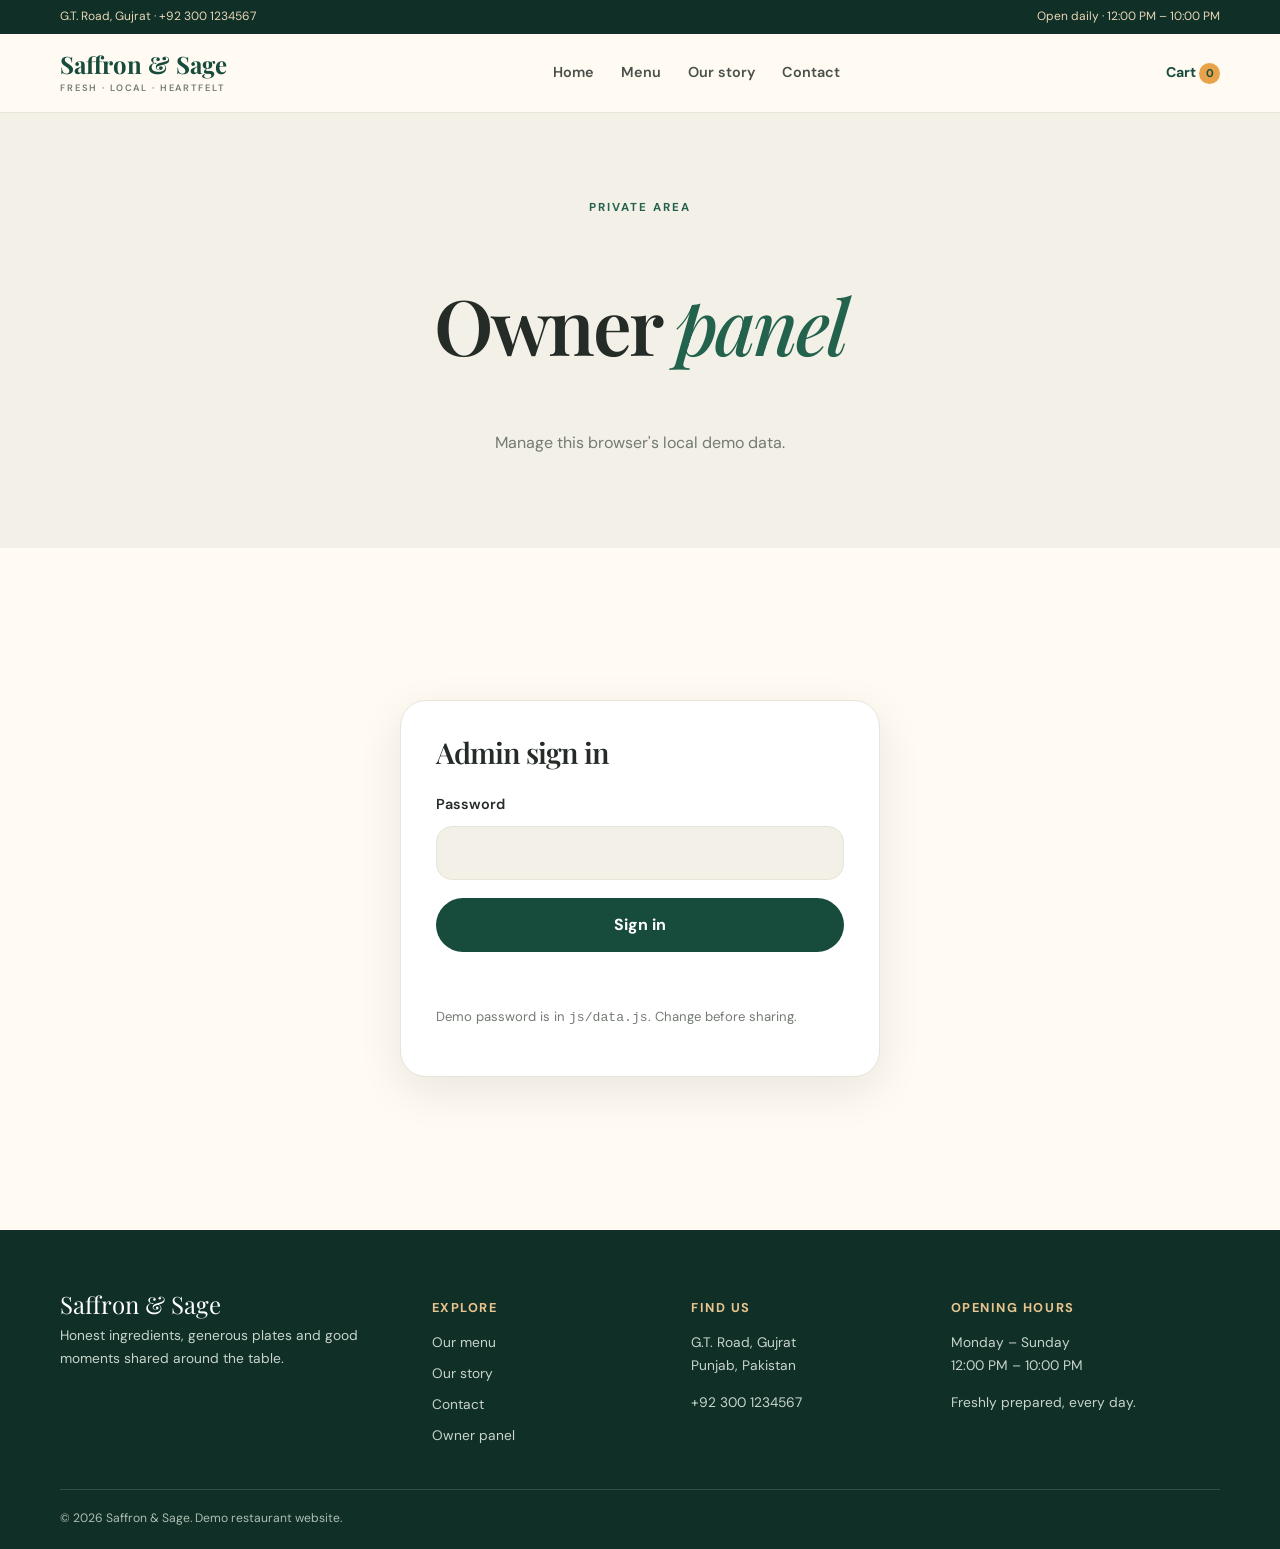
<file: projects/restaurant-demo/admin.html>
<!doctype html>
<html lang="en">

<head>
    <meta charset="utf-8">
    <meta name="viewport" content="width=device-width,initial-scale=1">
    <title>Owner panel | Saffron & Sage</title>
    <link
        href="https://fonts.googleapis.com/css2?family=DM+Sans:wght@400;500;600;700&family=Playfair+Display:wght@500;600;700&display=swap"
        rel="stylesheet">
    <link rel="stylesheet" href="css/styles.css">
    <script defer src="js/data.js"></script>
    <script defer src="js/app.js"></script>
    <script defer src="js/motion.js"></script>
</head>

<body data-page="admin">
    <div id="site-header"></div>
    <main>
        <section class="page-hero compact">
            <div class="section-kicker">PRIVATE AREA</div>
            <h1>Owner <em>panel</em></h1>
            <p>Manage this browser's local demo data.</p>
        </section>
        <section class="section">
            <div id="admin-login" class="form-card admin-login admin-reveal">
                <h2>Admin sign in</h2>
                <form id="admin-login-form"><label>Password<input name="password" type="password" required
                            autocomplete="current-password"></label><button class="btn btn-primary" type="submit">Sign
                        in</button>
                    <p class="form-message" aria-live="polite"></p>
                </form>
                <p class="small-note">Demo password is in <code>js/data.js</code>. Change before sharing.</p>
            </div>
            <div id="admin-dashboard" class="admin-dashboard admin-dashboard-reveal" hidden>
                <div class="admin-top">
                    <div>
                        <div class="section-kicker">DASHBOARD</div>
                        <h2>Welcome back</h2>
                    </div><button id="admin-logout" class="btn btn-outline">Log out</button>
                </div>
                <div class="admin-tabs"><button class="filter-btn active" data-tab="products">Menu items</button><button
                        class="filter-btn" data-tab="orders">Orders</button><button class="filter-btn"
                        data-tab="reservations">Reservations</button><button class="filter-btn"
                        data-tab="messages">Messages</button><button class="filter-btn"
                        data-tab="reviews">Reviews</button></div>
                <section id="admin-products" class="admin-panel">
                    <div class="admin-two">
                        <form id="product-form" class="form-card">
                            <h3 id="product-form-title">Add menu item</h3><input type="hidden" name="id"><label>Dish
                                name<input name="name" required></label><label>Category<select name="category">
                                    <option>Starters</option>
                                    <option>Mains</option>
                                    <option>Desserts</option>
                                    <option>Drinks</option>
                                </select></label><label>Price (PKR)<input name="price" type="number" min="1"
                                    required></label><label>Image URL<input name="image" type="url"
                                    placeholder="https://…"></label><label>Description<textarea name="description"
                                    required rows="3"></textarea></label><label class="checkbox-label"><input
                                    name="featured" type="checkbox"> Feature on home page</label><button
                                class="btn btn-primary" type="submit">Save dish</button><button class="btn btn-quiet"
                                id="product-cancel" type="button">Clear form</button>
                            <p class="form-message" aria-live="polite"></p>
                        </form>
                        <div>
                            <h3>Current menu</h3>
                            <div id="admin-product-list" class="admin-list"></div>
                        </div>
                    </div>
                </section>
                <section id="admin-orders" class="admin-panel" hidden>
                    <h3>Customer orders</h3>
                    <div id="admin-order-list" class="admin-list"></div>
                </section>
                <section id="admin-reservations" class="admin-panel" hidden>
                    <h3>Table reservations</h3>
                    <div id="admin-reservation-list" class="admin-list"></div>
                </section>
                <section id="admin-messages" class="admin-panel" hidden>
                    <h3>Contact messages</h3>
                    <div id="admin-message-list" class="admin-list"></div>
                </section>
                <section id="admin-reviews" class="admin-panel" hidden>
                    <h3>Customer reviews</h3>
                    <div id="admin-review-list" class="admin-list"></div>
                </section>
            </div>
        </section>
    </main>
    <div id="site-footer"></div>
</body>

</html>
</file>
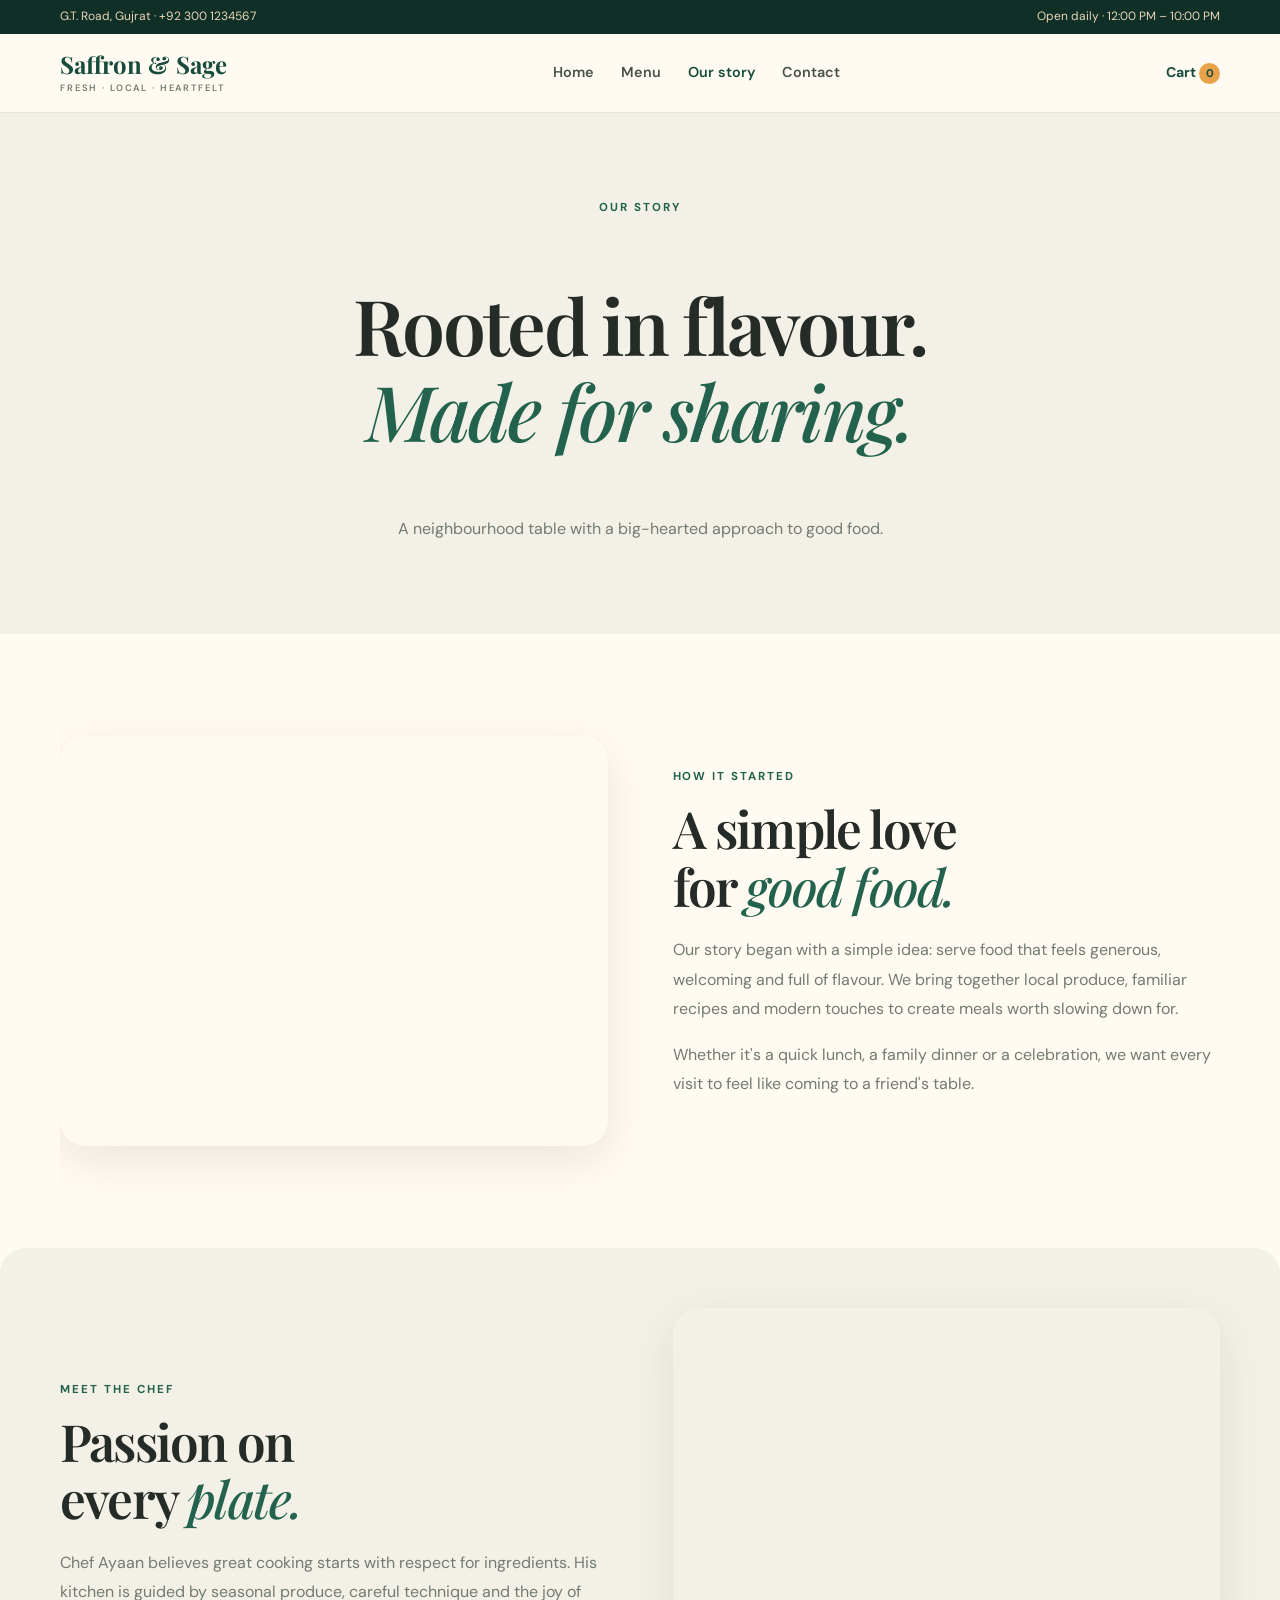
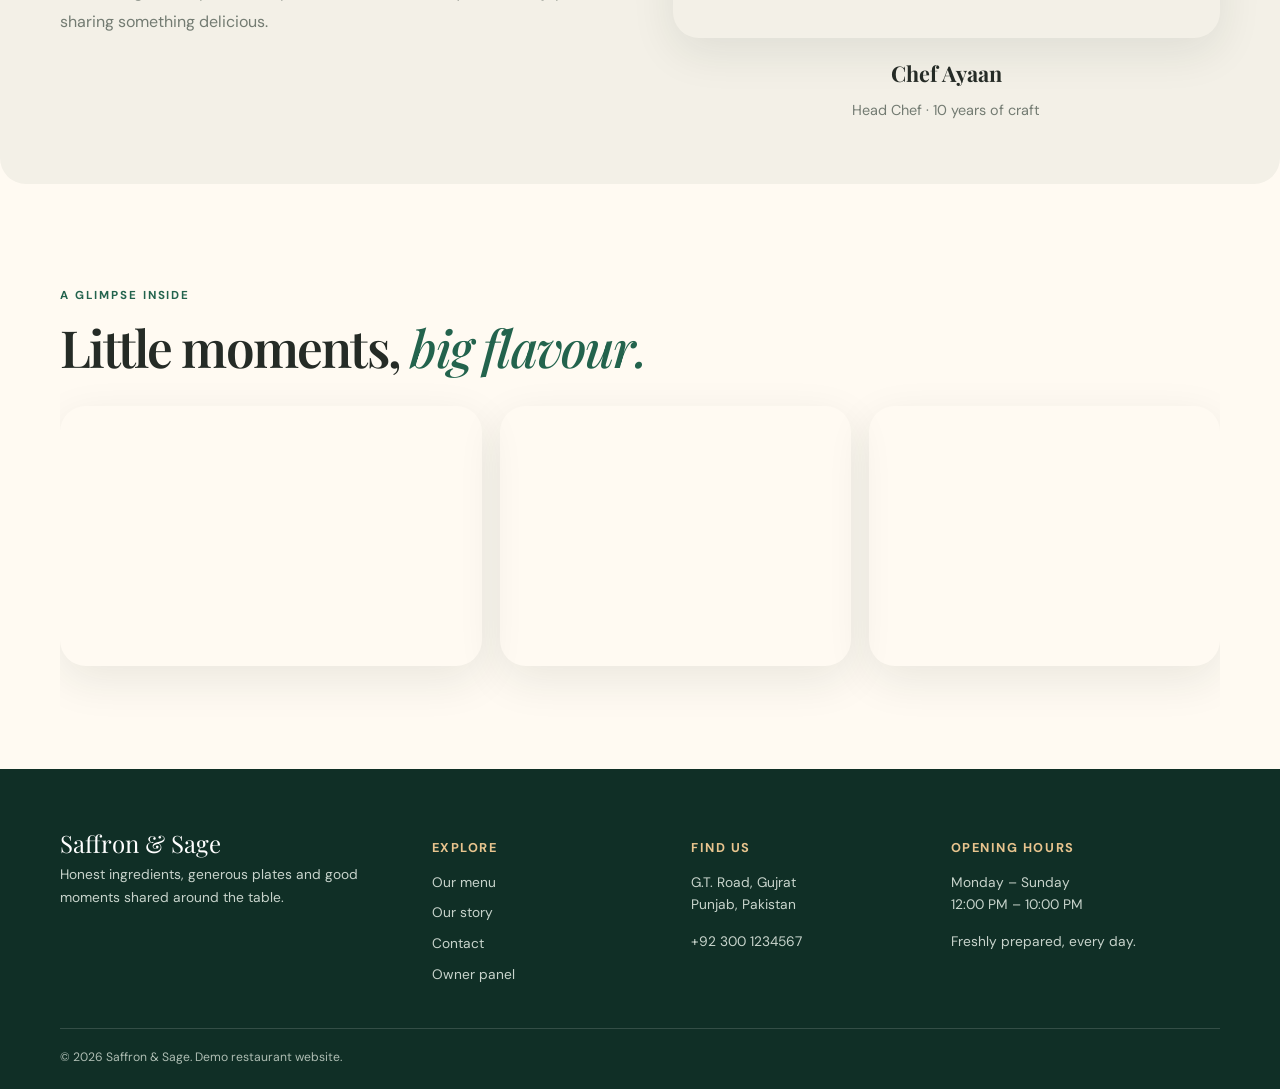
<file: projects/restaurant-demo/pages/about.html>
<!doctype html>
<html lang="en">

<head>
    <meta charset="utf-8">
    <meta name="viewport" content="width=device-width,initial-scale=1">
    <title>Our story | Saffron & Sage</title>
    <link
        href="https://fonts.googleapis.com/css2?family=DM+Sans:wght@400;500;600;700&family=Playfair+Display:wght@500;600;700&display=swap"
        rel="stylesheet">
    <link rel="stylesheet" href="../css/styles.css">
    <script defer src="../js/data.js"></script>
    <script defer src="../js/app.js"></script>
    <script defer src="../js/motion.js"></script>
</head>

<body data-page="about">
    <div id="site-header"></div>
    <main>
        <section class="page-hero">
            <div class="section-kicker">OUR STORY</div>
            <h1>Rooted in flavour.<br><em>Made for sharing.</em></h1>
            <p>A neighbourhood table with a big-hearted approach to good food.</p>
        </section>
        <section class="section story-grid story-reveal">
            <div class="story-photo" role="img" aria-label="Warm restaurant dining room"></div>
            <div>
                <div class="section-kicker">HOW IT STARTED</div>
                <h2>A simple love<br>for <em>good food.</em></h2>
                <p>Our story began with a simple idea: serve food that feels generous, welcoming and full of flavour. We
                    bring together local produce, familiar recipes and modern touches to create meals worth slowing down
                    for.</p>
                <p>Whether it's a quick lunch, a family dinner or a celebration, we want every visit to feel like coming
                    to a friend's table.</p>
            </div>
        </section>
        <section class="section soft-section chef-section chef-reveal">
            <div>
                <div class="section-kicker">MEET THE CHEF</div>
                <h2>Passion on<br>every <em>plate.</em></h2>
                <p>Chef Ayaan believes great cooking starts with respect for ingredients. His kitchen is guided by
                    seasonal produce, careful technique and the joy of sharing something delicious.</p>
            </div>
            <div class="chef-card">
                <div class="chef-photo" role="img" aria-label="Portrait of restaurant chef"></div>
                <h3>Chef Ayaan</h3>
                <p>Head Chef · 10 years of craft</p>
            </div>
        </section>
        <section class="section gallery-section gallery-reveal">
            <div class="section-kicker">A GLIMPSE INSIDE</div>
            <h2>Little moments, <em>big flavour.</em></h2>
            <div class="gallery-grid">
                <div class="gallery-one" role="img" aria-label="Freshly prepared food"></div>
                <div class="gallery-two" role="img" aria-label="Restaurant table setting"></div>
                <div class="gallery-three" role="img" aria-label="Chef preparing a meal"></div>
            </div>
        </section>
    </main>
    <div id="site-footer"></div>
</body>

</html>
</file>
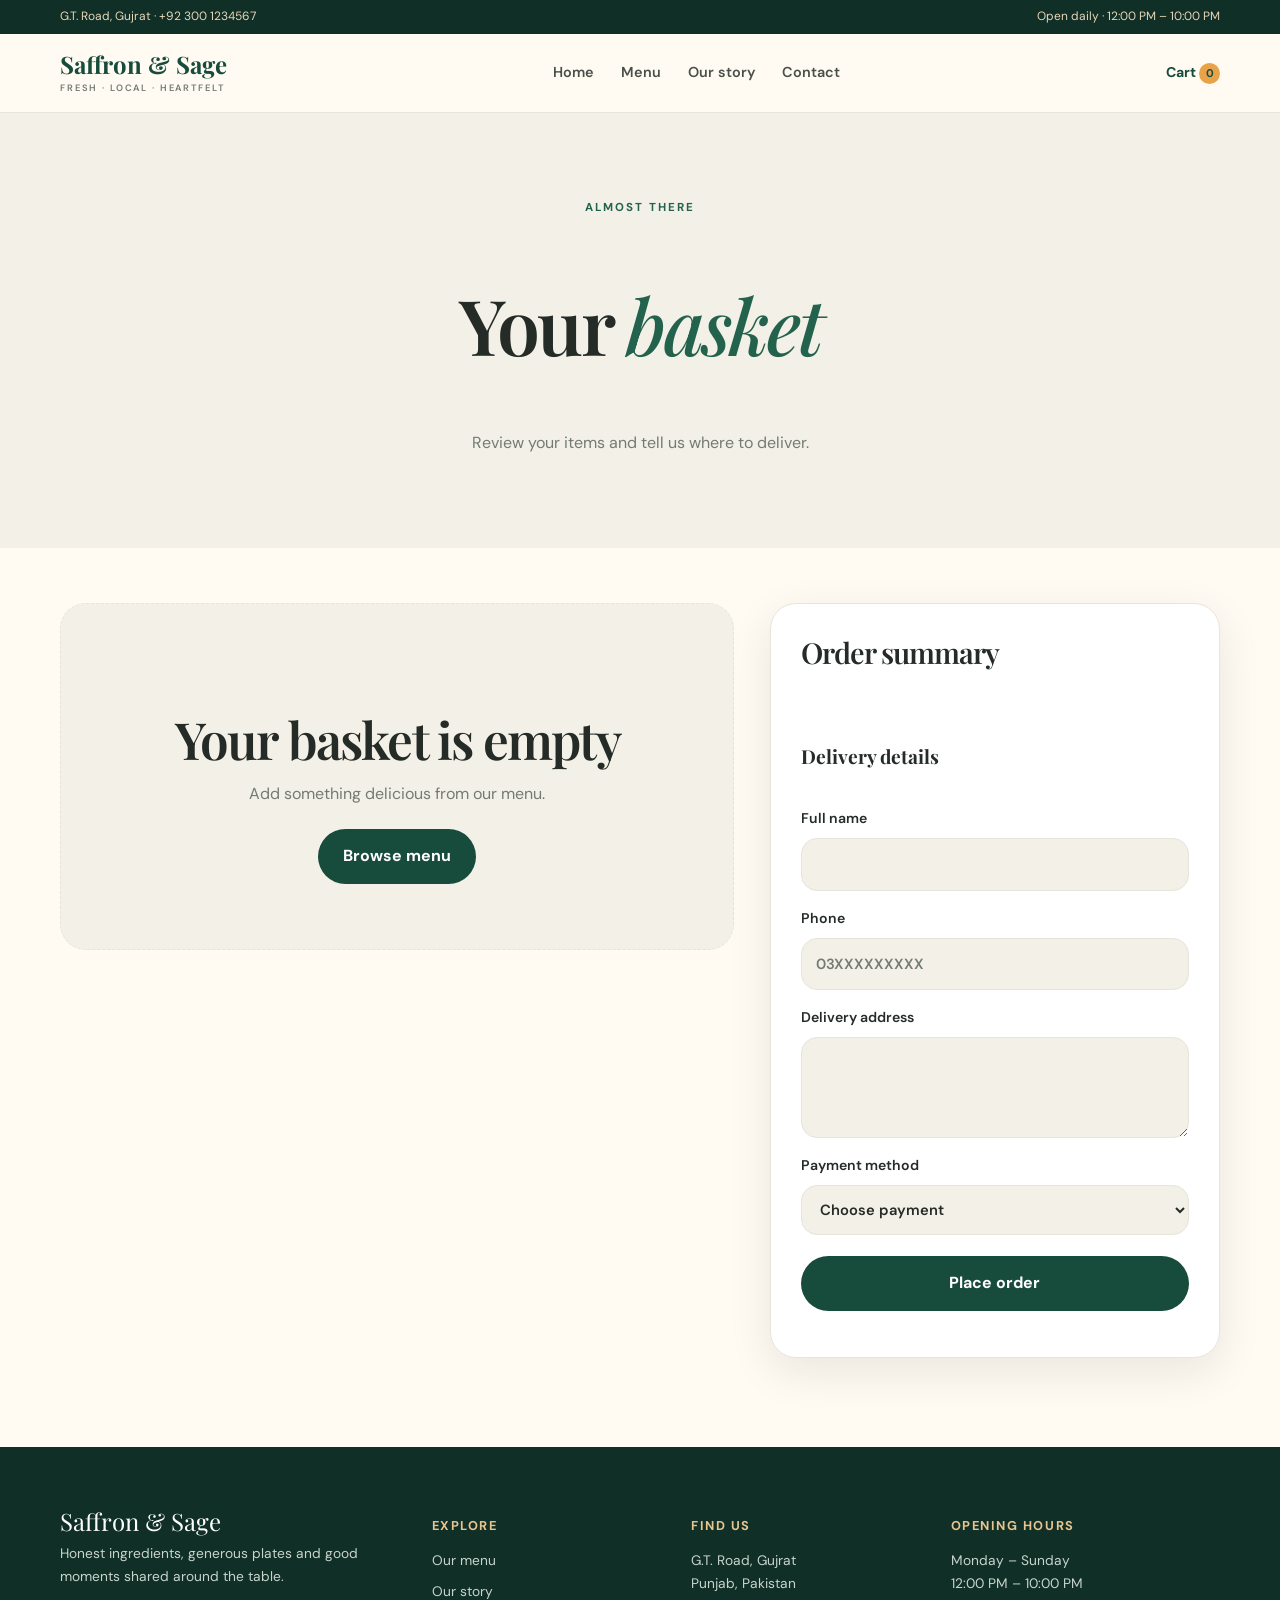
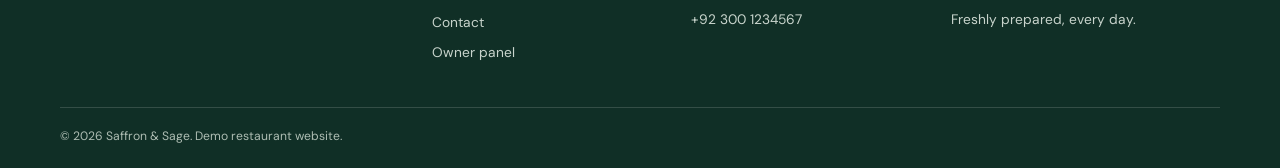
<file: projects/restaurant-demo/pages/cart.html>
<!doctype html>
<html lang="en">

<head>
    <meta charset="utf-8">
    <meta name="viewport" content="width=device-width,initial-scale=1">
    <title>Your cart | Saffron & Sage</title>
    <link
        href="https://fonts.googleapis.com/css2?family=DM+Sans:wght@400;500;600;700&family=Playfair+Display:wght@500;600;700&display=swap"
        rel="stylesheet">
    <link rel="stylesheet" href="../css/styles.css">
    <script defer src="../js/data.js"></script>
    <script defer src="../js/app.js"></script>
    <script defer src="../js/motion.js"></script>
</head>

<body data-page="cart">
    <div id="site-header"></div>
    <main>
        <section class="page-hero">
            <div class="section-kicker">ALMOST THERE</div>
            <h1>Your <em>basket</em></h1>
            <p>Review your items and tell us where to deliver.</p>
        </section>
        <section class="section cart-layout cart-reveal">
            <div id="cart-items"></div>
            <aside class="checkout-card">
                <h2>Order summary</h2>
                <div id="cart-summary"></div>
                <form id="checkout-form">
                    <h3>Delivery details</h3><label>Full name<input name="name" required minlength="2"
                            autocomplete="name"></label><label>Phone<input name="phone" required autocomplete="tel"
                            placeholder="03XXXXXXXXX"></label><label>Delivery address<textarea name="address" required
                            rows="3"></textarea></label><label>Payment method<select name="payment" required>
                            <option value="">Choose payment</option>
                            <option>Cash on delivery</option>
                            <option>Easypaisa / bank transfer (confirm by phone)</option>
                        </select></label><button class="btn btn-primary btn-block" type="submit">Place order</button>
                    <p class="form-message" aria-live="polite"></p>
                </form>
            </aside>
        </section>
    </main>
    <div id="site-footer"></div>
</body>

</html>
</file>
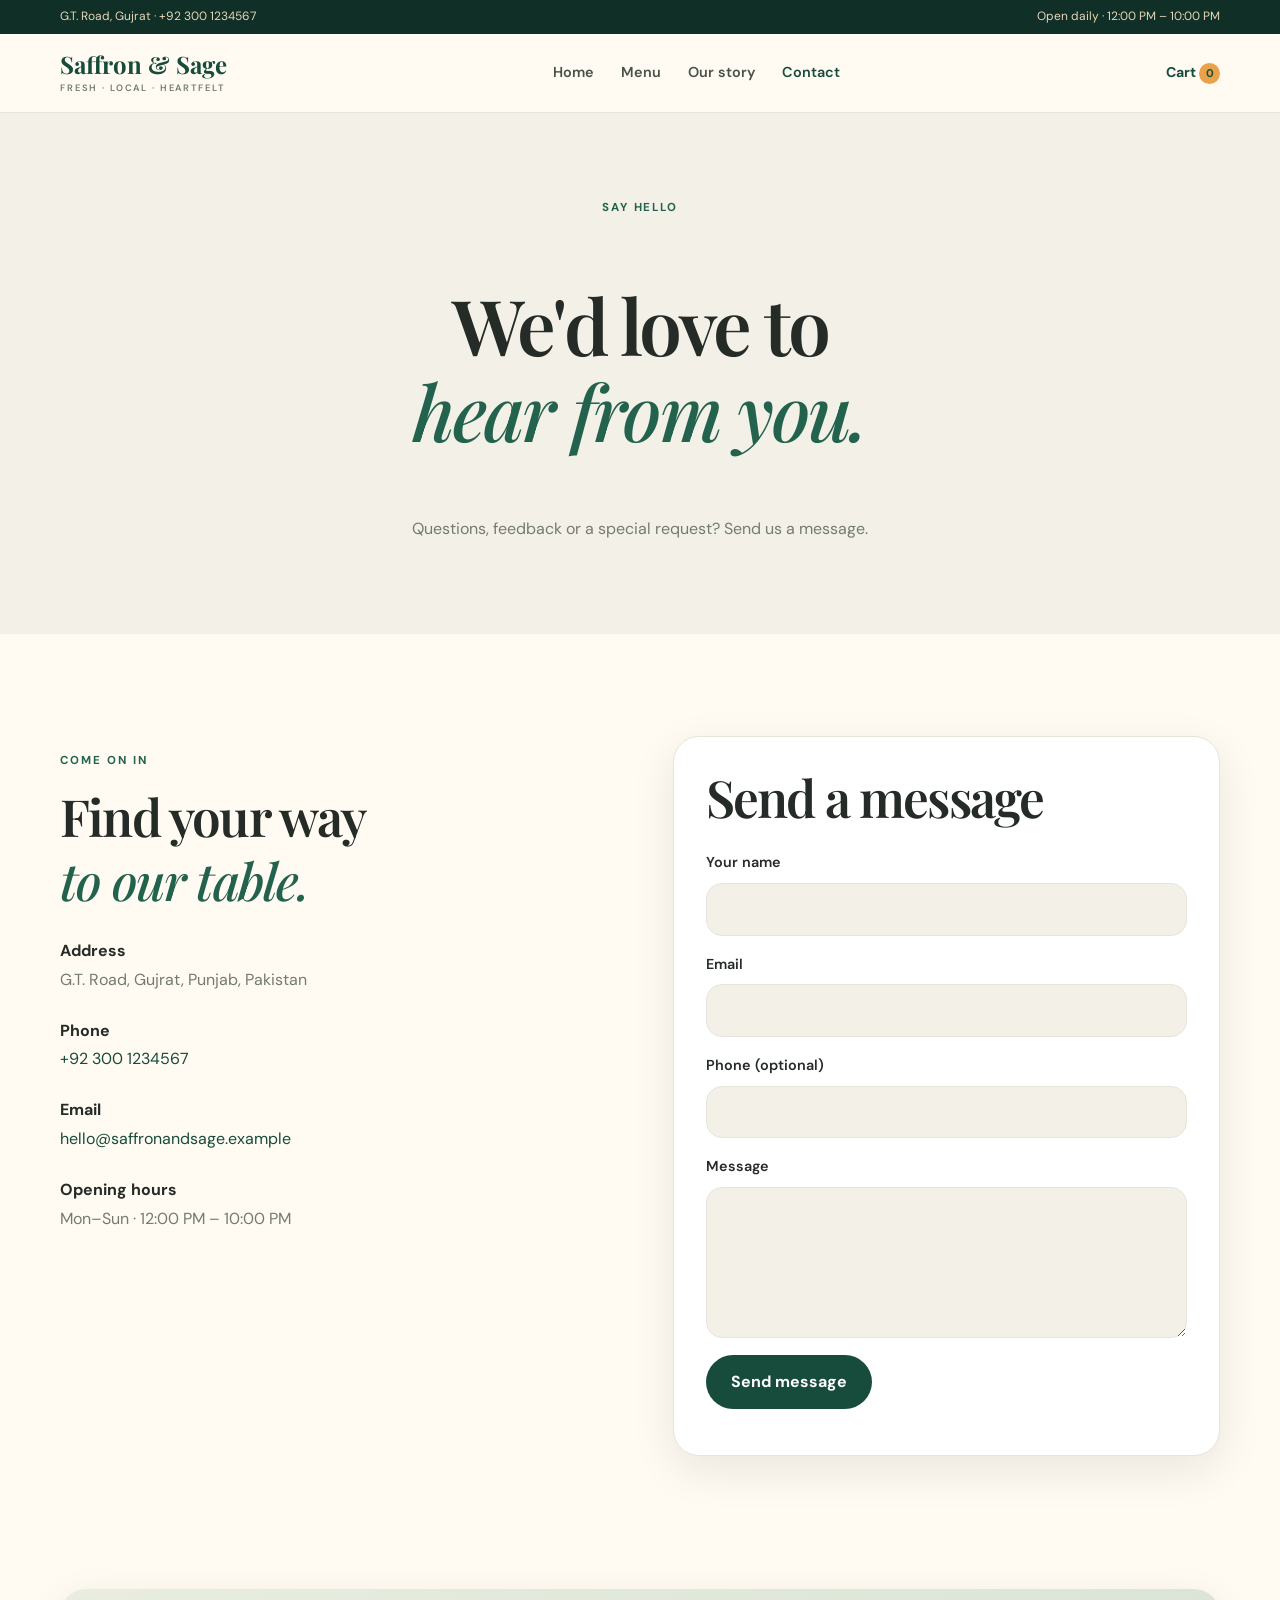
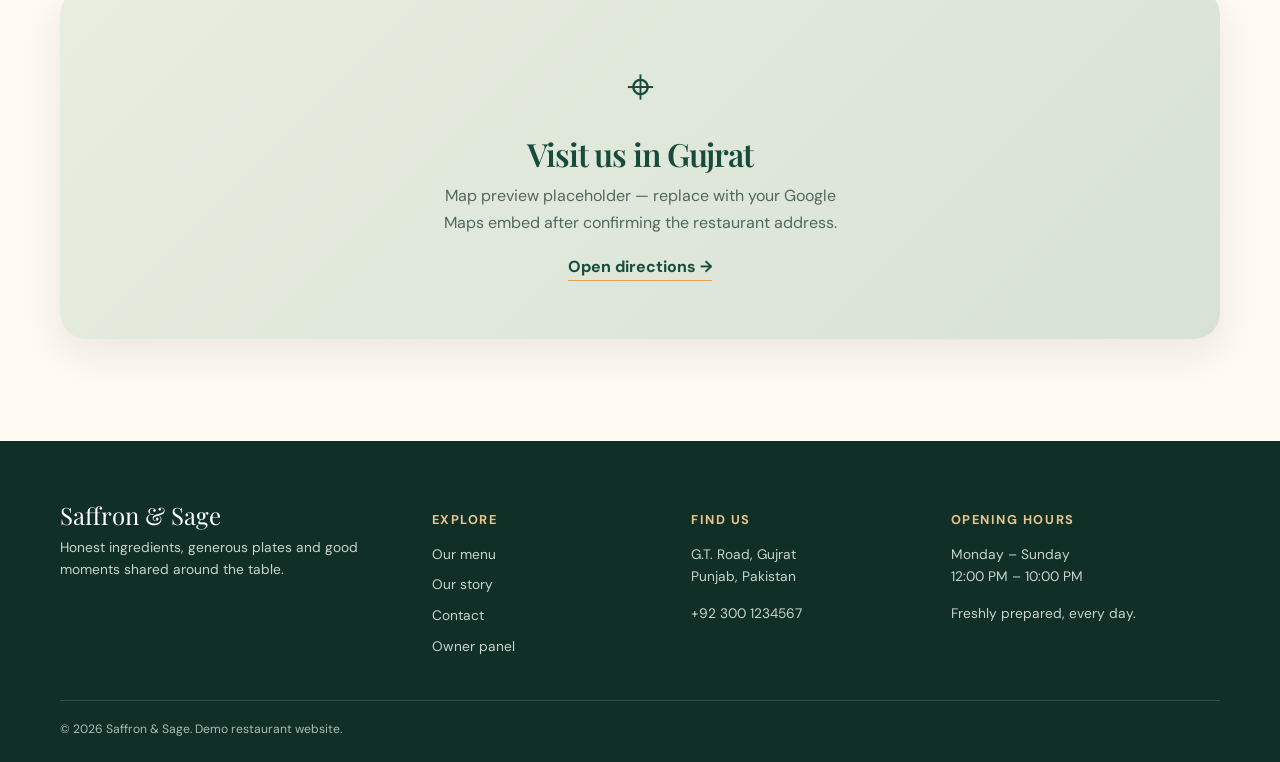
<file: projects/restaurant-demo/pages/contact.html>
<!doctype html>
<html lang="en">

<head>
    <meta charset="utf-8">
    <meta name="viewport" content="width=device-width,initial-scale=1">
    <title>Contact | Saffron & Sage</title>
    <link
        href="https://fonts.googleapis.com/css2?family=DM+Sans:wght@400;500;600;700&family=Playfair+Display:wght@500;600;700&display=swap"
        rel="stylesheet">
    <link rel="stylesheet" href="../css/styles.css">
    <script defer src="../js/data.js"></script>
    <script defer src="../js/app.js"></script>
    <script defer src="../js/motion.js"></script>
</head>

<body data-page="contact">
    <div id="site-header"></div>
    <main>
        <section class="page-hero">
            <div class="section-kicker">SAY HELLO</div>
            <h1>We'd love to<br><em>hear from you.</em></h1>
            <p>Questions, feedback or a special request? Send us a message.</p>
        </section>
        <section class="section contact-layout contact-reveal">
            <div class="contact-details">
                <div class="section-kicker">COME ON IN</div>
                <h2>Find your way<br><em>to our table.</em></h2>
                <p><strong>Address</strong><br>G.T. Road, Gujrat, Punjab, Pakistan</p>
                <p><strong>Phone</strong><br><a href="tel:+923001234567">+92 300 1234567</a></p>
                <p><strong>Email</strong><br><a
                        href="mailto:hello@saffronandsage.example">hello@saffronandsage.example</a></p>
                <p><strong>Opening hours</strong><br>Mon–Sun · 12:00 PM – 10:00 PM</p>
            </div>
            <form id="contact-form" class="form-card">
                <h2>Send a message</h2><label>Your name<input name="name" required
                        minlength="2"></label><label>Email<input type="email" name="email" required></label><label>Phone
                    (optional)<input name="phone" type="tel"></label><label>Message<textarea name="message" required
                        minlength="10" rows="5"></textarea></label><button class="btn btn-primary" type="submit">Send
                    message</button>
                <p class="form-message" aria-live="polite"></p>
            </form>
        </section>
        <section class="section map-section map-reveal">
            <div class="map-placeholder">
                <div><span aria-hidden="true">⌖</span>
                    <h2>Visit us in Gujrat</h2>
                    <p>Map preview placeholder — replace with your Google Maps embed after confirming the restaurant
                        address.</p><a class="text-link" target="_blank" rel="noopener"
                        href="https://maps.google.com/?q=G.T.+Road+Gujrat+Punjab+Pakistan">Open directions →</a>
                </div>
            </div>
        </section>
    </main>
    <div id="site-footer"></div>
</body>

</html>
</file>
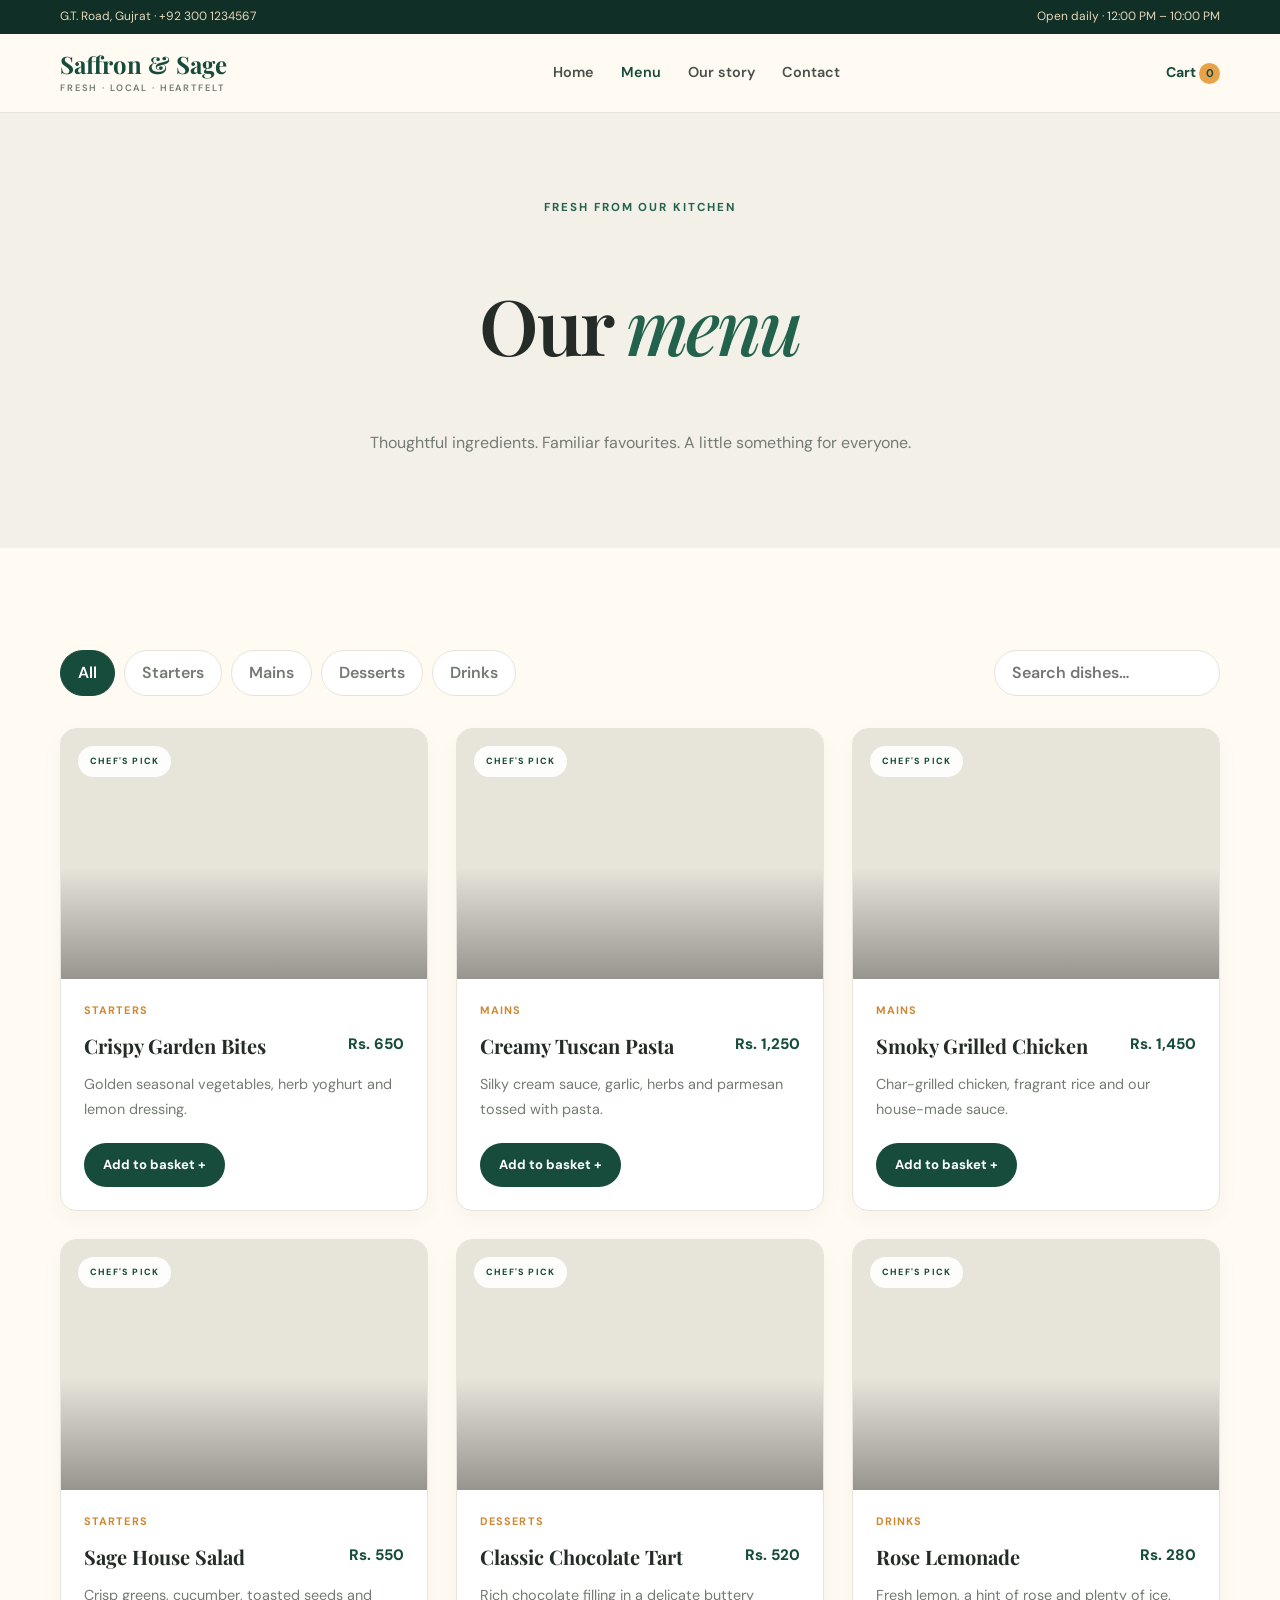
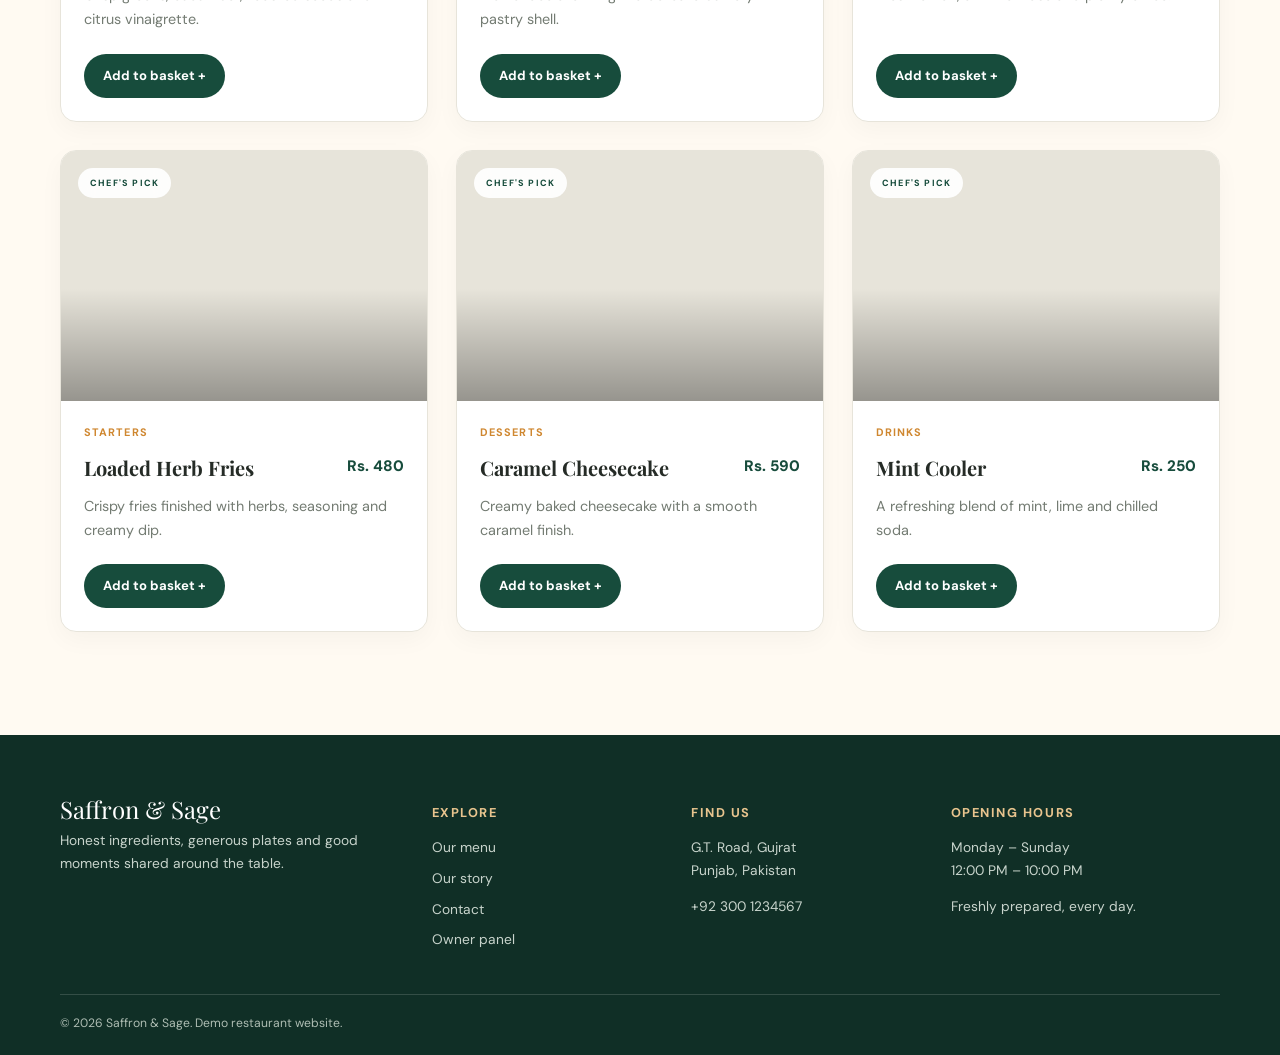
<file: projects/restaurant-demo/pages/menu.html>
<!doctype html>
<html lang="en">

<head>
    <meta charset="utf-8">
    <meta name="viewport" content="width=device-width,initial-scale=1">
    <title>Menu | Saffron & Sage</title>
    <link
        href="https://fonts.googleapis.com/css2?family=DM+Sans:wght@400;500;600;700&family=Playfair+Display:wght@500;600;700&display=swap"
        rel="stylesheet">
    <link rel="stylesheet" href="../css/styles.css">
    <script defer src="../js/data.js"></script>
    <script defer src="../js/app.js"></script>
    <script defer src="../js/motion.js"></script>
</head>

<body data-page="menu">
    <div id="site-header"></div>
    <main>
        <section class="page-hero menu-hero">
            <div class="section-kicker">FRESH FROM OUR KITCHEN</div>
            <h1>Our <em>menu</em></h1>
            <p>Thoughtful ingredients. Familiar favourites. A little something for everyone.</p>
        </section>
        <section class="section">
            <div class="menu-tools">
                <div id="category-filters" class="filter-list" aria-label="Menu categories"></div>
                <label class="search-box">
                    <span class="sr-only">Search dishes</span>
                    <input id="menu-search" type="search" placeholder="Search dishes…"
                        aria-label="Search dishes"></label>
            </div>
            <div id="menu-dishes" class="dish-grid"></div>
            <p id="menu-empty" class="empty-state" hidden>No dishes found.</p>
        </section>
    </main>
    <div id="site-footer"></div>
</body>

</html>
</file>
<file: style.css>
/* =========================
   1. GLOBAL SETTINGS
========================= */

:root {
  --bg: #080d18;
  --surface: #101a2b;
  --surface-light: #152238;
  --text: #f5f7ff;
  --muted: #9ba9bf;
  --blue: #4b8dff;
  --cyan: #35d6e8;
  --border: rgba(255, 255, 255, 0.09);
}

* {
  margin: 0;
  padding: 0;
  box-sizing: border-box;
}

html {
  scroll-behavior: smooth;
}

body {
  background: var(--bg);
  color: var(--text);
  font-family: "Inter", sans-serif;
  overflow-x: hidden;
}

a {
  color: inherit;
  text-decoration: none;
}

.container {
  width: min(1180px, 90%);
  margin: auto;
}

/* =========================
   2. NAVIGATION
========================= */

.header {
  position: sticky;
  top: 0;
  z-index: 100;
  background: rgba(8, 13, 24, 0.88);
  backdrop-filter: blur(18px);
  border-bottom: 1px solid var(--border);
}

.navbar {
  height: 82px;
  display: flex;
  align-items: center;
  justify-content: space-between;
}

.logo {
  font-size: 27px;
  font-weight: 800;
  letter-spacing: -1px;
}

.logo span {
  color: var(--cyan);
}

.nav-links {
  display: flex;
  align-items: center;
  gap: 34px;
  list-style: none;
}

.nav-links a {
  font-size: 13px;
  font-weight: 600;
  color: var(--muted);
  transition: 0.3s;
}

.nav-links a:hover {
  color: var(--cyan);
}

.nav-links .nav-contact {
  padding: 12px 20px;
  border: 1px solid rgba(53, 214, 232, 0.5);
  border-radius: 7px;
  color: var(--cyan);
}

.nav-contact:hover {
  background: var(--cyan);
  color: #07111c !important;
}

.menu-toggle {
  display: none;
  background: none;
  border: none;
  color: white;
  font-size: 27px;
  cursor: pointer;
}

/* =========================
   3. HERO SECTION
========================= */

.hero {
  min-height: 680px;
  display: grid;
  grid-template-columns: 1.1fr 0.9fr;
  align-items: center;
  gap: 50px;
  padding-top: 70px;
  padding-bottom: 65px;
}

.hero-content {
  position: relative;
  z-index: 2;
}

.availability {
  display: inline-flex;
  align-items: center;
  gap: 9px;
  padding: 10px 15px;
  border: 1px solid var(--border);
  border-radius: 30px;
  color: #c6d4e8;
  font-size: 12px;
  margin-bottom: 38px;
  background: rgba(255, 255, 255, 0.025);
}

.status-dot {
  height: 8px;
  width: 8px;
  border-radius: 50%;
  background: #39df9a;
  box-shadow: 0 0 12px #39df9a;
}

.eyebrow {
  font-size: 12px;
  font-weight: 700;
  letter-spacing: 3px;
  color: var(--cyan);
  margin-bottom: 19px;
}

.hero h1 {
  font-size: clamp(42px, 5.3vw, 69px);
  line-height: 1.12;
  letter-spacing: -3px;
  font-weight: 800;
  max-width: 650px;
}

.hero h1 span {
  display: block;
  background: linear-gradient(90deg, var(--blue), var(--cyan));
  background-clip: text;
  -webkit-background-clip: text;
  color: transparent;
}

.hero-description {
  max-width: 520px;
  color: var(--muted);
  font-size: 15px;
  line-height: 1.9;
  margin-top: 25px;
}

.hero-buttons {
  display: flex;
  flex-wrap: wrap;
  gap: 15px;
  margin-top: 35px;
}

.btn {
  padding: 16px 23px;
  border-radius: 7px;
  font-size: 13px;
  font-weight: 700;
  transition: 0.3s;
}

.btn-primary {
  background: linear-gradient(100deg, var(--blue), #3277e9);
  color: white;
  box-shadow: 0 8px 30px rgba(75, 141, 255, 0.2);
}

.btn-primary:hover {
  transform: translateY(-4px);
  box-shadow: 0 12px 35px rgba(75, 141, 255, 0.4);
}

.btn-secondary {
  border: 1px solid var(--border);
  color: white;
}

.btn-secondary:hover {
  border-color: var(--cyan);
  color: var(--cyan);
}

.hero-socials {
  display: flex;
  align-items: center;
  flex-wrap: wrap;
  gap: 24px;
  margin-top: 55px;
}

.hero-socials span {
  font-size: 10px;
  letter-spacing: 2px;
  color: #6f819b;
}

.hero-socials a {
  font-size: 12px;
  font-weight: 600;
  color: #b8c7dc;
}

.hero-socials a:hover {
  color: var(--cyan);
}

/* =========================
   4. CODE CARD
========================= */

.hero-visual {
  position: relative;
  min-height: 430px;
  display: flex;
  align-items: center;
  justify-content: center;
}

.visual-glow {
  position: absolute;
  width: 340px;
  height: 340px;
  background: rgba(42, 118, 255, 0.22);
  filter: blur(95px);
  border-radius: 50%;
}

.code-card {
  position: relative;
  z-index: 2;
  width: min(100%, 430px);
  background: linear-gradient(145deg, #17243a, #0e1728);
  border: 1px solid rgba(98, 165, 255, 0.25);
  border-radius: 15px;
  box-shadow: 0 30px 90px rgba(0, 0, 0, 0.4);
  transform: rotate(-3deg);
  animation: float 5s ease-in-out infinite;
}

.code-header {
  height: 55px;
  padding: 0 20px;
  display: flex;
  align-items: center;
  justify-content: space-between;
  border-bottom: 1px solid var(--border);
  color: #91a5c1;
  font-size: 12px;
}

.window-dots {
  display: flex;
  gap: 7px;
}

.window-dots i {
  height: 9px;
  width: 9px;
  border-radius: 50%;
  background: #ff667a;
}

.window-dots i:nth-child(2) {
  background: #ffc45e;
}

.window-dots i:nth-child(3) {
  background: #42dba1;
}

.code-content {
  padding: 25px;
  font-family: monospace;
  font-size: 13px;
  line-height: 2.1;
  color: #d4e1f4;
}

.indent {
  padding-left: 22px;
}

.indent2 {
  padding-left: 44px;
}

.purple {
  color: #c39bff;
}

.green {
  color: #70dfb0;
}

.floating-badge {
  position: absolute;
  z-index: 3;
  padding: 13px 18px;
  background: #17263e;
  border: 1px solid rgba(53, 214, 232, 0.3);
  border-radius: 8px;
  font-size: 11px;
  font-weight: 700;
  color: #dceaff;
  box-shadow: 0 12px 35px rgba(0, 0, 0, 0.3);
}

.badge-top {
  top: 42px;
  right: -10px;
}

.badge-bottom {
  bottom: 42px;
  left: -10px;
}

@keyframes float {
  0%,
  100% {
    transform: translateY(0) rotate(-3deg);
  }
  50% {
    transform: translateY(-14px) rotate(-1deg);
  }
}

/* =========================
   5. HERO BOTTOM
========================= */

.hero-bottom {
  display: flex;
  align-items: center;
  gap: 18px;
  padding-bottom: 35px;
  color: #71819a;
  font-size: 10px;
  letter-spacing: 2px;
}

.scroll-line {
  width: 65px;
  height: 1px;
  background: var(--cyan);
}

/* =========================
   6. PLACEHOLDER SECTIONS
========================= */

.placeholder-section {
  min-height: 260px;
  padding: 90px 0;
  background: #0d1524;
  border-top: 1px solid var(--border);
}

.placeholder-section:nth-of-type(even) {
  background: #101a2b;
}

.placeholder-section h2 {
  font-size: clamp(27px, 4vw, 42px);
  letter-spacing: -1.5px;
}

/* =========================
   7. FOOTER
========================= */

.footer {
  padding: 30px 0;
  border-top: 1px solid var(--border);
  color: #8190a7;
  font-size: 12px;
  text-align: center;
}

/* =========================
   8. RESPONSIVE DESIGN
========================= */

@media (max-width: 900px) {
  .nav-links {
    gap: 18px;
  }

  .hero {
    gap: 25px;
  }

  .badge-top {
    right: 0;
  }

  .badge-bottom {
    left: 0;
  }
}

@media (max-width: 700px) {
  .navbar {
    height: 70px;
  }

  .menu-toggle {
    display: block;
  }

  .nav-links {
    display: none;
    position: absolute;
    top: 70px;
    left: 0;
    width: 100%;
    padding: 25px 5%;
    flex-direction: column;
    align-items: flex-start;
    gap: 22px;
    background: #101a2b;
    border-bottom: 1px solid var(--border);
  }

  .nav-links.active {
    display: flex;
  }

  .hero {
    grid-template-columns: 1fr;
    padding-top: 65px;
    gap: 25px;
  }

  .hero h1 {
    letter-spacing: -2px;
  }

  .hero-visual {
    min-height: 370px;
  }

  .code-card {
    width: 95%;
  }

  .badge-top {
    top: 5px;
    right: -3px;
  }

  .badge-bottom {
    bottom: 5px;
    left: -3px;
  }

  .hero-bottom {
    padding-bottom: 25px;
  }

  .hero-socials {
    margin-top: 38px;
  }
}

@media (max-width: 420px) {
  .hero-buttons {
    flex-direction: column;
  }

  .btn {
    text-align: center;
  }

  .code-content {
    font-size: 11px;
    padding: 18px;
  }

  .floating-badge {
    font-size: 9px;
    padding: 10px;
  }
}

/* Scroll reveal animation */

.reveal {
  opacity: 0;
  transform: translateY(30px);
  transition:
    opacity 0.7s ease,
    transform 0.7s ease;
}

.reveal.visible {
  opacity: 1;
  transform: translateY(0);
}

@media (prefers-reduced-motion: reduce) {
  *,
  *::before,
  *::after {
    scroll-behavior: auto !important;
    animation-duration: 0.01ms !important;
    transition-duration: 0.01ms !important;
  }

  .reveal {
    opacity: 1;
    transform: none;
  }
}

/* =========================
   ABOUT & SKILLS SECTIONS
========================= */

.section-padding {
  padding: 110px 0;
}

.about-section {
  background: #0b1322;
}

.skills-section {
  background: #101a2b;
}

.section-heading {
  max-width: 680px;
  margin-bottom: 55px;
}

.section-heading h2 {
  font-size: clamp(30px, 4vw, 48px);
  line-height: 1.2;
  letter-spacing: -1.8px;
  margin-bottom: 18px;
}

.section-heading h2 span {
  color: var(--cyan);
}

.section-heading > p:last-child {
  color: var(--muted);
  font-size: 14px;
  line-height: 1.8;
}

/* ABOUT GRID */

.about-grid {
  display: grid;
  grid-template-columns: 1fr 1fr;
  gap: 25px;
}

.about-card {
  padding: 38px;
  background: linear-gradient(145deg, #14233a, #101a2b);
  border: 1px solid var(--border);
  border-radius: 14px;
}

.about-icon {
  width: 55px;
  height: 55px;
  display: grid;
  place-items: center;
  color: var(--cyan);
  background: rgba(53, 214, 232, 0.1);
  border: 1px solid rgba(53, 214, 232, 0.2);
  border-radius: 10px;
  font-size: 19px;
  font-weight: 800;
  margin-bottom: 25px;
}

.about-card h3 {
  font-size: 24px;
  margin-bottom: 18px;
}

.about-card p {
  color: var(--muted);
  font-size: 14px;
  line-height: 1.9;
  margin-bottom: 15px;
}

.about-details {
  display: grid;
  gap: 15px;
}

.detail-card {
  display: flex;
  align-items: flex-start;
  gap: 20px;
  padding: 25px;
  background: var(--surface);
  border: 1px solid var(--border);
  border-radius: 12px;
  transition: 0.3s;
}

.detail-card:hover {
  transform: translateX(5px);
  border-color: rgba(53, 214, 232, 0.4);
}

.detail-card > span {
  color: var(--cyan);
  font-size: 13px;
  font-weight: 800;
}

.detail-card h3 {
  font-size: 15px;
  margin-bottom: 8px;
}

.detail-card p {
  font-size: 13px;
  line-height: 1.7;
  color: var(--muted);
}

/* SKILLS GRID */

.skills-grid {
  display: grid;
  grid-template-columns: repeat(4, 1fr);
  gap: 18px;
}

.skill-card {
  padding: 27px 22px;
  background: #142036;
  border: 1px solid var(--border);
  border-radius: 12px;
  transition: 0.3s;
}

.skill-card:hover {
  transform: translateY(-7px);
  border-color: rgba(53, 214, 232, 0.5);
  box-shadow: 0 15px 35px rgba(0, 0, 0, 0.2);
}

.skill-icon {
  width: 48px;
  height: 48px;
  display: grid;
  place-items: center;
  border-radius: 10px;
  font-size: 17px;
  font-weight: 800;
  margin-bottom: 22px;
  background: rgba(255, 255, 255, 0.07);
}

.html-icon {
  color: #ff966b;
}

.css-icon {
  color: #69a8ff;
}

.js-icon {
  color: #f5d86b;
}

.git-icon {
  color: #ff9a76;
}

.skill-card h3 {
  font-size: 17px;
  margin-bottom: 12px;
}

.skill-card p {
  min-height: 65px;
  color: var(--muted);
  font-size: 12px;
  line-height: 1.8;
}

.skill-card > span {
  display: inline-block;
  color: var(--cyan);
  font-size: 10px;
  margin-top: 15px;
}

.skills-note {
  margin-top: 28px;
  color: #8293ac;
  font-size: 12px;
}

/* RESPONSIVE */

@media (max-width: 850px) {
  .skills-grid {
    grid-template-columns: repeat(2, 1fr);
  }
}

@media (max-width: 650px) {
  .section-padding {
    padding: 75px 0;
  }

  .about-grid {
    grid-template-columns: 1fr;
  }

  .about-card {
    padding: 27px;
  }

  .section-heading {
    margin-bottom: 35px;
  }
}

@media (max-width: 420px) {
  .skills-grid {
    grid-template-columns: 1fr;
  }
}

/* =========================
   SERVICES SECTION
========================= */

.services-section {
  background: #0b1322;
}

.services-grid {
  display: grid;
  grid-template-columns: repeat(2, 1fr);
  gap: 20px;
}

.service-card {
  position: relative;
  overflow: hidden;
  padding: 32px;
  background: linear-gradient(145deg, #15243b, #101a2b);
  border: 1px solid var(--border);
  border-radius: 14px;
  transition: 0.35s ease;
}

.service-card::before {
  content: "";
  position: absolute;
  top: 0;
  left: 0;
  width: 0;
  height: 2px;
  background: linear-gradient(90deg, var(--blue), var(--cyan));
  transition: width 0.4s ease;
}

.service-card:hover {
  transform: translateY(-7px);
  border-color: rgba(53, 214, 232, 0.4);
  box-shadow: 0 20px 45px rgba(0, 0, 0, 0.2);
}

.service-card:hover::before {
  width: 100%;
}

.service-number {
  position: absolute;
  top: 25px;
  right: 28px;
  color: rgba(255, 255, 255, 0.2);
  font-size: 13px;
  font-weight: 700;
}

.service-icon {
  width: 55px;
  height: 55px;
  display: grid;
  place-items: center;
  background: rgba(53, 214, 232, 0.09);
  border: 1px solid rgba(53, 214, 232, 0.2);
  color: var(--cyan);
  border-radius: 12px;
  font-size: 25px;
  margin-bottom: 25px;
}

.service-card h3 {
  font-size: 20px;
  margin-bottom: 14px;
}

.service-card > p {
  color: var(--muted);
  font-size: 13px;
  line-height: 1.9;
  min-height: 72px;
}

.service-card ul {
  list-style: none;
  margin: 20px 0 25px;
}

.service-card li {
  color: #bdcce0;
  font-size: 12px;
  margin-bottom: 12px;
}

.service-card li::before {
  content: "✓";
  color: var(--cyan);
  margin-right: 10px;
  font-weight: 800;
}

.service-link {
  display: inline-block;
  color: var(--cyan);
  font-size: 12px;
  font-weight: 700;
  transition: 0.3s;
}

.service-link:hover {
  transform: translateX(5px);
}

.services-bottom {
  margin-top: 35px;
  padding: 25px;
  display: flex;
  justify-content: center;
  align-items: center;
  gap: 10px;
  flex-wrap: wrap;
  background: rgba(53, 214, 232, 0.045);
  border: 1px solid rgba(53, 214, 232, 0.15);
  border-radius: 10px;
}

.services-bottom p {
  color: var(--muted);
  font-size: 13px;
}

.services-bottom a {
  color: var(--cyan);
  font-size: 13px;
  font-weight: 700;
}

/* RESPONSIVE */

@media (max-width: 650px) {
  .services-grid {
    grid-template-columns: 1fr;
  }

  .service-card {
    padding: 27px;
  }
}

/* =========================
   PROJECTS SECTION
========================= */

/* =========================
   PROJECTS SECTION
========================= */

.projects-section {
  background: #101a2b;
}

.projects-grid {
  display: grid;
  grid-template-columns: repeat(2, minmax(0, 1fr));
  gap: clamp(16px, 2vw, 25px);
  align-items: stretch;
}

.project-card {
  min-width: 0;
  overflow: hidden;
  background: #142036;
  border: 1px solid var(--border);
  border-radius: 14px;
  transition: 0.35s ease;
  display: flex;
  flex-direction: column;
}

.project-card:hover {
  transform: translateY(-7px);
  border-color: rgba(53, 214, 232, 0.4);
}

/* =========================
   PROJECT PREVIEWS
========================= */

.project-preview {
  position: relative;
  width: 100%;
  min-width: 0;
  aspect-ratio: 16 / 9;
  min-height: 0;
  padding: 0;
  display: flex;
  justify-content: center;
  align-items: center;
  overflow: hidden;
  text-align: center;
  background: #17100e;
  background-size: cover;
  background-position: center;
  background-repeat: no-repeat;
}

/* Restaurant full screenshot */

.project-preview img {
  display: block;
  width: 100%;
  height: 100%;
  object-fit: contain;
  object-position: top center;
}

/* Other project previews */

.fashion-preview {
  background:
    radial-gradient(circle at 75% 20%, #d9b995 0%, transparent 35%),
    linear-gradient(135deg, #a27b60, #49372e, #211a17);
}

.portfolio-preview {
  background:
    radial-gradient(circle at 75% 20%, #236bb1 0%, transparent 40%),
    linear-gradient(135deg, #102b4a, #102039, #080d18);
}

/* Preview label */

.preview-label {
  position: absolute;
  top: clamp(10px, 2vw, 17px);
  left: clamp(10px, 2vw, 17px);
  max-width: calc(100% - 20px);
  padding: 7px 11px;
  border: 1px solid rgba(255, 255, 255, 0.3);
  border-radius: 4px;
  color: white;
  font-size: clamp(7px, 0.7vw, 9px);
  letter-spacing: 1px;
  overflow-wrap: anywhere;
}

.preview-content {
  width: 100%;
  padding: clamp(15px, 3vw, 30px) 12px;
}

.preview-small {
  display: block;
  color: rgba(255, 255, 255, 0.8);
  font-size: clamp(7px, 0.75vw, 9px);
  letter-spacing: clamp(1px, 0.25vw, 3px);
  margin-bottom: clamp(8px, 1.5vw, 15px);
}

.preview-content h3 {
  font-size: clamp(23px, 3.5vw, 48px);
  line-height: 1.05;
  letter-spacing: clamp(-2px, -0.12vw, -0.5px);
  color: white;
  font-weight: 800;
  overflow-wrap: break-word;
}

.preview-button {
  display: inline-block;
  margin-top: clamp(10px, 2vw, 20px);
  padding: clamp(7px, 1vw, 10px) clamp(10px, 1.5vw, 16px);
  border: 1px solid rgba(255, 255, 255, 0.6);
  color: white;
  font-size: clamp(7px, 0.75vw, 9px);
  letter-spacing: 1px;
}

/* =========================
   PROJECT DETAILS
========================= */

.project-info {
  flex: 1;
  display: flex;
  flex-direction: column;
  align-items: flex-start;
  min-width: 0;
  padding: clamp(16px, 2.5vw, 27px);
}

.project-meta {
  width: 100%;
  display: flex;
  justify-content: space-between;
  align-items: center;
  gap: 10px;
  color: #8194b0;
  font-size: clamp(8px, 0.75vw, 9px);
  letter-spacing: 1px;
  margin-bottom: clamp(12px, 1.5vw, 17px);
}

.project-meta span {
  min-width: 0;
}

.project-info h3 {
  font-size: clamp(17px, 1.8vw, 21px);
  line-height: 1.3;
  margin-bottom: 12px;
  overflow-wrap: break-word;
}

.project-info > p {
  width: 100%;
  min-height: 0;
  color: var(--muted);
  font-size: clamp(11px, 1vw, 12px);
  line-height: 1.8;
  overflow-wrap: break-word;
}

.project-tags {
  display: flex;
  flex-wrap: wrap;
  gap: 8px;
  margin: clamp(16px, 2vw, 22px) 0;
}

.project-tags span {
  padding: 7px 10px;
  background: rgba(53, 214, 232, 0.07);
  border: 1px solid rgba(53, 214, 232, 0.15);
  border-radius: 5px;
  color: var(--cyan);
  font-size: clamp(9px, 0.85vw, 10px);
}

/* Project breakdown */

.project-details {
  width: 100%;
  margin-bottom: 18px;
  font-size: clamp(11px, 1vw, 12px);
  color: var(--muted);
}

.project-details summary {
  cursor: pointer;
  color: var(--cyan);
  font-weight: 600;
  line-height: 1.6;
}

.project-breakdown {
  padding-top: 12px;
}

.project-breakdown p {
  margin-bottom: 10px;
  line-height: 1.8;
  overflow-wrap: break-word;
}

.project-breakdown strong {
  color: white;
}

/* Project link */

.project-link {
  display: inline-block;
  margin-top: auto;
  padding-top: 12px;
  color: var(--cyan);
  font-size: clamp(11px, 1vw, 12px);
  font-weight: 700;
  line-height: 1.6;
  overflow-wrap: break-word;
}

.project-link:hover {
  text-decoration: underline;
}

/* =========================
   PROJECTS NOTE
========================= */

.projects-note {
  margin-top: 30px;
  padding: clamp(13px, 2vw, 18px);
  background: rgba(53, 214, 232, 0.045);
  border: 1px solid rgba(53, 214, 232, 0.12);
  border-radius: 8px;
  color: #a8b7cb;
  font-size: clamp(10px, 0.95vw, 11px);
  line-height: 1.8;
}

/* =========================
   WEBSITE SCROLL PREVIEW
========================= */

.website-preview {
  position: relative;
  display: block;
  width: 100%;
  aspect-ratio: 16 / 9;
  min-height: 0;
  padding: 0;
  overflow: hidden;
  background: #17100e;
}

/* Screenshot container */

.website-scroll {
  position: absolute;
  inset: 0;
  width: 100%;
  height: 100%;
  overflow: hidden;
}

/* Full website screenshot */

.website-scroll img {
  display: block;
  width: 100%;
  height: auto;
  object-fit: initial;
  object-position: top;
  transition: transform 0.1s linear;
}

/* Hover animation */

@media (hover: hover) and (pointer: fine) {
  .website-preview:hover .website-scroll img {
    animation: websiteAutoScroll 10s linear forwards;
  }
}

/* Scroll from top to bottom */

@keyframes websiteAutoScroll {
  0% {
    transform: translateY(0);
  }

  100% {
    transform: translateY(calc(-100% + (100vw * 0.28125)));
  }
}

/* Mobile: keep screenshot at top */

@media (max-width: 600px) {
  .website-preview {
    aspect-ratio: 16 / 9;
  }

  .website-preview:hover .website-scroll img {
    animation: none;
  }
}
.projects-note {
  margin-top: 30px;
  padding: 18px;
  background: rgba(53, 214, 232, 0.045);
  border: 1px solid rgba(53, 214, 232, 0.12);
  border-radius: 8px;
  color: #a8b7cb;
  font-size: 11px;
  line-height: 1.8;
}
/* =========================
   TABLET
========================= */

@media (max-width: 900px) {
  .projects-grid {
    gap: 18px;
  }

  .project-info {
    padding: 18px;
  }

  .preview-content h3 {
    font-size: clamp(25px, 4vw, 36px);
  }
}

/* =========================
   MOBILE
========================= */

@media (max-width: 600px) {
  .projects-grid {
    grid-template-columns: 1fr;
    gap: 20px;
  }

  .project-card {
    width: 100%;
    border-radius: 12px;
  }

  .project-preview {
    aspect-ratio: 16 / 9;
  }

  .preview-content {
    padding: 20px 12px;
  }

  .preview-content h3 {
    font-size: clamp(29px, 9vw, 42px);
  }

  .preview-small {
    font-size: 9px;
    letter-spacing: 2px;
  }

  .preview-label {
    font-size: 8px;
  }

  .preview-button {
    font-size: 8px;
  }

  .project-info {
    padding: 20px;
  }

  .project-meta {
    font-size: 9px;
  }

  .project-info h3 {
    font-size: 20px;
  }

  .project-info > p {
    font-size: 12px;
  }

  .project-tags span {
    font-size: 10px;
  }

  .project-details {
    font-size: 12px;
  }

  .project-link {
    font-size: 12px;
  }
}

/* =========================
   SMALL MOBILE
========================= */

@media (max-width: 380px) {
  .projects-grid {
    gap: 16px;
  }

  .project-info {
    padding: 15px;
  }

  .project-meta {
    font-size: 8px;
    letter-spacing: 0.5px;
  }

  .project-info h3 {
    font-size: 18px;
  }

  .project-info > p {
    font-size: 11px;
  }

  .project-tags {
    gap: 6px;
  }

  .project-tags span {
    padding: 6px 8px;
    font-size: 9px;
  }

  .preview-content h3 {
    font-size: 27px;
  }

  .preview-small {
    font-size: 8px;
    letter-spacing: 1px;
  }

  .preview-button {
    padding: 7px 9px;
    font-size: 7px;
  }
}

/* CONTACT SECTION */

.contact-section {
  background: #0b1322;
}

.contact-grid {
  display: grid;
  grid-template-columns: 1fr 1fr;
  gap: 50px;
  align-items: center;
  margin-top: 45px;
}

.contact-info h3,
.contact-card h3 {
  font-size: 28px;
  margin-bottom: 15px;
}

.contact-info > p,
.contact-card > p {
  color: var(--muted);
  line-height: 1.8;
}

.contact-item {
  display: flex;
  align-items: center;
  gap: 18px;
  margin-top: 28px;
}

.contact-icon {
  width: 48px;
  height: 48px;
  display: grid;
  place-items: center;
  border-radius: 12px;
  background: rgba(75, 141, 255, 0.12);
  color: var(--blue);
  font-size: 24px;
}

.contact-item h4 {
  margin-bottom: 6px;
}

.contact-item a {
  color: var(--muted);
  text-decoration: none;
  overflow-wrap: anywhere;
}

.contact-item a:hover {
  color: var(--cyan);
}

.contact-card {
  padding: 38px;
  border: 1px solid rgba(75, 141, 255, 0.2);
  border-radius: 20px;
  background: var(--surface);
}

.contact-button {
  display: inline-block;
  margin-top: 25px;
  padding: 15px 22px;
  border-radius: 10px;
  background: var(--blue);
  color: white;
  text-decoration: none;
  font-weight: 600;
  transition: 0.3s;
}

.contact-button:hover {
  transform: translateY(-4px);
  background: var(--cyan);
  color: #080d18;
}

.contact-note {
  margin-top: 20px;
  font-size: 13px;
}

@media (max-width: 650px) {
  .contact-grid {
    grid-template-columns: 1fr;
    gap: 30px;
  }

  .contact-card {
    padding: 25px;
  }
}

/* PROFESSIONAL FOOTER */

.site-footer {
  background: #080d18;
  border-top: 1px solid rgba(255, 255, 255, 0.08);
  padding: 55px 0 25px;
}

.footer-content {
  text-align: center;
}

.footer-logo {
  color: var(--text);
  font-size: 27px;
  font-weight: 800;
  text-decoration: none;
  letter-spacing: 1px;
}

.footer-logo span {
  color: var(--blue);
}

.footer-content > p {
  color: var(--muted);
  margin: 15px 0 25px;
}

.footer-socials {
  display: flex;
  justify-content: center;
  gap: 25px;
  margin-bottom: 35px;
}

.footer-socials a,
.footer-bottom a {
  color: var(--muted);
  text-decoration: none;
  transition: 0.3s;
}

.footer-socials a:hover,
.footer-bottom a:hover {
  color: var(--cyan);
}

.footer-bottom {
  border-top: 1px solid rgba(255, 255, 255, 0.08);
  padding-top: 22px;
  display: flex;
  justify-content: space-between;
  gap: 15px;
  flex-wrap: wrap;
}

.footer-bottom p {
  color: var(--muted);
  font-size: 13px;
}

@media (max-width: 500px) {
  .footer-bottom {
    flex-direction: column;
    align-items: center;
  }
}

/* PORTFOLIO UPGRADE: readability, trust, forms and responsive polish */
:root {
  --focus: #8dc5ff;
}
html {
  scroll-padding-top: 100px;
}
body {
  line-height: 1.6;
  text-rendering: optimizeLegibility;
  -webkit-font-smoothing: antialiased;
}
::selection {
  color: #07111c;
  background: var(--cyan);
}
:focus-visible {
  outline: 3px solid var(--focus);
  outline-offset: 4px;
  border-radius: 4px;
}
.header {
  background: rgba(8, 13, 24, 0.94);
}
.nav-links a[aria-current="location"] {
  color: var(--cyan);
}
.hero {
  min-height: min(760px, calc(100svh - 82px));
}
.hero h1 {
  max-width: 720px;
  font-size: clamp(2.65rem, 5.2vw, 4.5rem);
  line-height: 1.06;
  letter-spacing: -0.055em;
}
.hero-description {
  font-size: clamp(0.98rem, 1.2vw, 1.08rem);
  line-height: 1.8;
}
.btn,
.contact-button,
.nav-links a,
.project-link,
.service-link {
  min-height: 44px;
  display: inline-flex;
  align-items: center;
  justify-content: center;
}
.trust-strip {
  border-block: 1px solid var(--border);
  background: rgba(16, 26, 43, 0.72);
}
.trust-strip-inner {
  min-height: 88px;
  display: flex;
  align-items: center;
  justify-content: space-between;
  gap: 18px 28px;
  flex-wrap: wrap;
}
.trust-strip-inner > span {
  color: #7588a4;
  font-size: 0.68rem;
  font-weight: 700;
  letter-spacing: 0.16em;
}
.trust-strip-inner strong {
  color: #c7d5e9;
  font-size: 0.83rem;
  font-weight: 600;
}
.section-heading h2 {
  max-width: 760px;
  line-height: 1.13;
  letter-spacing: -0.045em;
  font-size: clamp(2rem, 4vw, 3rem);
}
.section-heading > p:last-child {
  font-size: 0.98rem;
  line-height: 1.8;
}
.project-card {
  display: flex;
  flex-direction: column;
}
.project-info {
  display: flex;
  flex-direction: column;
  flex: 1;
}
.project-info > p {
  min-height: 0;
}
.project-link {
  align-self: flex-start;
  margin-top: auto;
  padding-top: 12px;
}
.project-details {
  margin: 4px 0 16px;
  border-block: 1px solid var(--border);
}
.project-details summary {
  padding: 13px 0;
  color: #c7d8ef;
  font-size: 0.82rem;
  font-weight: 700;
  cursor: pointer;
}
.project-details summary:hover {
  color: var(--cyan);
}
.project-breakdown {
  padding-bottom: 14px;
}
.project-breakdown p {
  margin: 8px 0;
  color: var(--muted);
  font-size: 0.8rem;
  line-height: 1.7;
}
.project-breakdown strong {
  color: #e9f1ff;
}
.experience-section {
  background: #0b1322;
}
.process-grid {
  display: grid;
  grid-template-columns: repeat(4, minmax(0, 1fr));
  gap: 16px;
  margin-top: 42px;
}
.process-card {
  padding: 25px 22px;
  border: 1px solid var(--border);
  border-radius: 13px;
  background: linear-gradient(145deg, #142238, #101a2b);
}
.process-card > span {
  display: inline-flex;
  width: 35px;
  height: 35px;
  align-items: center;
  justify-content: center;
  border-radius: 9px;
  background: rgba(53, 214, 232, 0.1);
  color: var(--cyan);
  font-size: 0.78rem;
  font-weight: 800;
}
.process-card h3 {
  margin: 18px 0 9px;
  font-size: 1.02rem;
}
.process-card p,
.experience-note p {
  color: var(--muted);
  font-size: 0.86rem;
  line-height: 1.8;
}
.experience-note {
  display: flex;
  align-items: flex-start;
  gap: 16px;
  margin-top: 22px;
  padding: 22px 24px;
  border: 1px solid rgba(53, 214, 232, 0.16);
  border-radius: 12px;
  background: rgba(53, 214, 232, 0.045);
}
.experience-note-icon {
  display: grid;
  flex: 0 0 38px;
  width: 38px;
  height: 38px;
  place-items: center;
  border-radius: 10px;
  background: rgba(53, 214, 232, 0.12);
  color: var(--cyan);
}
.experience-note h3 {
  margin-bottom: 6px;
  font-size: 0.98rem;
}
.contact-grid {
  align-items: start;
}
.project-form {
  padding: 32px;
  border: 1px solid rgba(75, 141, 255, 0.2);
  border-radius: 18px;
  background: linear-gradient(145deg, #142238, #101a2b);
}
.form-heading {
  margin-bottom: 22px;
}
.form-heading h3 {
  margin: 8px 0;
  font-size: 1.45rem;
}
.form-heading p,
.form-status {
  color: var(--muted);
  font-size: 0.82rem;
  line-height: 1.7;
}
.form-row {
  display: grid;
  gap: 8px;
  margin-top: 17px;
}
.form-row label {
  color: #dce7f7;
  font-size: 0.83rem;
  font-weight: 600;
}
.form-row input,
.form-row select,
.form-row textarea {
  width: 100%;
  min-height: 48px;
  padding: 12px 14px;
  border: 1px solid rgba(255, 255, 255, 0.13);
  border-radius: 8px;
  outline: none;
  background: #0b1423;
  color: var(--text);
  font: inherit;
  font-size: 0.88rem;
  transition:
    border-color 0.2s,
    box-shadow 0.2s;
}
.form-row textarea {
  min-height: 115px;
  resize: vertical;
}
.form-row input::placeholder,
.form-row textarea::placeholder {
  color: #74839a;
}
.form-row input:focus,
.form-row select:focus,
.form-row textarea:focus {
  border-color: var(--blue);
  box-shadow: 0 0 0 3px rgba(75, 141, 255, 0.14);
}
.form-submit {
  width: 100%;
  border: 0;
  cursor: pointer;
  font: inherit;
}
.form-status {
  margin-top: 13px;
}
.footer-socials a {
  min-height: 40px;
  display: inline-flex;
  align-items: center;
}
@media (max-width: 900px) {
  .process-grid {
    grid-template-columns: repeat(2, minmax(0, 1fr));
  }
  .trust-strip-inner {
    justify-content: center;
  }
}
@media (max-width: 700px) {
  .hero {
    min-height: auto;
    padding-top: 76px;
    padding-bottom: 42px;
  }
  .hero h1 {
    font-size: clamp(2.5rem, 11vw, 3.8rem);
    letter-spacing: -0.055em;
  }
  .availability {
    margin-bottom: 27px;
  }
  .section-padding {
    padding: 76px 0;
  }
  .trust-strip-inner {
    min-height: 100px;
    justify-content: flex-start;
    gap: 12px 18px;
    padding: 18px 0;
  }
  .trust-strip-inner > span {
    flex-basis: 100%;
  }
  .project-form {
    padding: 24px 20px;
  }
  .process-grid {
    gap: 12px;
  }
  .process-card {
    padding: 20px 17px;
  }
  .contact-grid {
    margin-top: 32px;
  }
  .hero-socials {
    gap: 17px;
  }
}
@media (max-width: 480px) {
  .container {
    width: min(100% - 36px, 1180px);
  }
  .process-grid {
    grid-template-columns: 1fr;
  }
  .experience-note {
    padding: 18px;
  }
  .hero-visual {
    min-height: 310px;
  }
  .code-card {
    transform: none;
    animation: none;
  }
  .project-preview {
    min-height: 205px;
  }
  .project-info {
    padding: 21px;
  }
  .contact-item {
    align-items: flex-start;
  }
}
@media (hover: none) {
  .project-card:hover,
  .btn-primary:hover,
  .contact-button:hover {
    transform: none;
  }
}
</file>
<file: projects/restaurant-demo/css/styles.css>
/* SAFFRON & SAGE THEME TOKENS — change the theme here only. */
:root {
  --color-primary: #174c3c;
  --color-primary-dark: #102f26;
  --color-primary-light: #23634d;
  --color-accent: #e8a34a;
  --color-accent-dark: #cf8730;
  --color-bg: #fffaf2;
  --color-surface: #fff;
  --color-surface-soft: #f3f0e7;
  --color-text: #252b26;
  --color-muted: #737b72;
  --color-border: #e7e4da;
  --font-body: "DM Sans", sans-serif;
  --font-display: "Playfair Display", serif;
  --radius-sm: 8px;
  --radius-md: 16px;
  --radius-lg: 26px;
  --radius-pill: 999px;
  --shadow-soft: 0 14px 45px rgba(25, 48, 37, 0.09);
  --container: 1160px;
  --space-section: clamp(64px, 8vw, 112px);
}

* {
  box-sizing: border-box;
}
html {
  scroll-behavior: smooth;
}
body {
  margin: 0;
  background: var(--color-bg);
  color: var(--color-text);
  font-family: var(--font-body);
  line-height: 1.65;
}
a {
  color: inherit;
  text-decoration: none;
}
button,
input,
textarea,
select {
  font: inherit;
}
button {
  cursor: pointer;
}
h1,
h2 {
  font-family: var(--font-display);
  font-weight: 600;
  line-height: 1.12;
  letter-spacing: -0.035em;
}
h1 {
  font-size: clamp(3rem, 6vw, 5.7rem);
}
h2 {
  font-size: clamp(2.2rem, 4vw, 3.6rem);
}
h3 {
  font-size: 1.2rem;
}
h1 em,
h2 em {
  color: var(--color-primary-light);
  font-weight: 500;
}
p {
  color: var(--color-muted);
  margin-top: 0;
}
.section {
  width: min(var(--container), calc(100% - 44px));
  margin: auto;
  padding-block: var(--space-section);
}
.soft-section {
  width: 100%;
  padding-inline: max(22px, calc((100% - var(--container)) / 2));
  background: var(--color-surface-soft);
}
.eyebrow,
.section-kicker {
  font-size: 0.72rem;
  font-weight: 700;
  letter-spacing: 0.17em;
  color: var(--color-primary-light);
}
.section-kicker {
  margin-bottom: 14px;
}
.btn {
  display: inline-flex;
  align-items: center;
  justify-content: center;
  border: 1px solid transparent;
  border-radius: var(--radius-pill);
  padding: 13px 24px;
  font-weight: 700;
  transition: 0.2s;
}
.btn-primary {
  background: var(--color-primary);
  color: white;
}
.btn-primary:hover {
  background: var(--color-primary-dark);
  transform: translateY(-2px);
}
.btn-light {
  background: white;
  color: var(--color-primary);
}
.btn-outline {
  border-color: var(--color-border);
  background: transparent;
}
.btn-quiet {
  border: 0;
  background: transparent;
  color: var(--color-muted);
}
.btn-block {
  width: 100%;
}
.text-link {
  font-weight: 700;
  color: var(--color-primary);
  border-bottom: 1px solid var(--color-accent);
  padding-bottom: 3px;
}
.site-header {
  position: sticky;
  top: 0;
  z-index: 20;
  background: rgba(255, 250, 242, 0.95);
  backdrop-filter: blur(14px);
  border-bottom: 1px solid var(--color-border);
}
.topbar {
  background: var(--color-primary-dark);
  color: #f9f4e9;
  font-size: 0.75rem;
}
.topbar-inner,
.navbar {
  width: min(var(--container), calc(100% - 44px));
  margin: auto;
}
.topbar-inner {
  display: flex;
  justify-content: space-between;
  padding: 7px 0;
}
.topbar span {
  color: #e8d6b8;
}
.navbar {
  min-height: 78px;
  display: flex;
  align-items: center;
  justify-content: space-between;
  gap: 24px;
}
.brand {
  font-family: var(--font-display);
  font-size: 1.5rem;
  font-weight: 700;
  color: var(--color-primary);
  line-height: 1;
}
.brand small {
  display: block;
  font: 600 0.58rem var(--font-body);
  letter-spacing: 0.2em;
  color: var(--color-muted);
  margin-top: 6px;
}
.nav-links {
  display: flex;
  align-items: center;
  gap: 27px;
}
.nav-links a {
  font-size: 0.9rem;
  font-weight: 600;
  color: #485149;
}
.nav-links a[aria-current="page"],
.nav-links a:hover {
  color: var(--color-primary);
}
.nav-actions {
  display: flex;
  align-items: center;
  gap: 14px;
}
.cart-link {
  font-size: 0.88rem;
  font-weight: 700;
  color: var(--color-primary);
}
.cart-count {
  display: inline-grid;
  place-items: center;
  min-width: 21px;
  height: 21px;
  padding: 0 5px;
  border-radius: 50%;
  background: var(--color-accent);
  font-size: 0.7rem;
}
.menu-toggle {
  display: none;
  background: none;
  border: 1px solid var(--color-border);
  border-radius: 10px;
  padding: 8px 11px;
  color: var(--color-primary);
  font-size: 1.2rem;
}

/* ==========================================
   HERO - CINEMATIC RESTAURANT EXPERIENCE
========================================== */

.hero {
  min-height: 680px;
  position: relative;
  display: grid;
  grid-template-columns: 1fr 1fr;
  align-items: center;
  gap: 35px;
  padding: 80px max(22px, calc((100vw - var(--container)) / 2));
  background: var(--color-surface-soft);
  overflow: hidden;
  isolation: isolate;
}

/* BACKGROUND LIGHT */

.hero-ambient {
  position: absolute;
  width: 550px;
  height: 550px;
  right: 5%;
  top: 5%;
  border-radius: 50%;
  background: var(--accent);
  opacity: 0.1;
  filter: blur(120px);
  pointer-events: none;
  z-index: -1;
  animation: ambientPulse 7s ease-in-out infinite;
}

@keyframes ambientPulse {
  50% {
    opacity: 0.18;
    transform: scale(1.15);
  }
}

/* ORBIT RINGS */

.hero-ring {
  position: absolute;
  border: 1px solid rgba(180, 140, 80, 0.16);
  border-radius: 50%;
  pointer-events: none;
  z-index: -1;
}

.hero-ring-one {
  width: 650px;
  height: 650px;
  right: -5%;
  top: 50%;
  transform: translateY(-50%);
  animation: ringRotation 45s linear infinite;
}

.hero-ring-two {
  width: 510px;
  height: 510px;
  right: 0;
  top: 50%;
  transform: translateY(-50%);
  border-style: dashed;
  opacity: 0.5;
  animation: ringRotation 55s linear infinite reverse;
}

@keyframes ringRotation {
  to {
    rotate: 360deg;
  }
}

/* ==========================================
   TEXT CONTENT
========================================== */

.hero-content {
  position: relative;
  z-index: 5;
  animation: contentReveal 1s cubic-bezier(0.16, 1, 0.3, 1) both;
}

@keyframes contentReveal {
  from {
    opacity: 0;
    transform: translateY(35px);
  }
  to {
    opacity: 1;
    transform: translateY(0);
  }
}

/* EYEBROW */

.hero-eyebrow {
  display: flex;
  align-items: center;
  gap: 12px;
  font-size: 11px;
  font-weight: 800;
  letter-spacing: 2.5px;
  margin-bottom: 28px;
  animation: fadeReveal 0.8s 0.2s both;
}

.eyebrow-line {
  width: 30px;
  height: 1px;
  background: var(--accent);
}

.eyebrow-spark {
  color: var(--accent);
  animation: sparkRotate 5s linear infinite;
}

@keyframes sparkRotate {
  to {
    transform: rotate(360deg);
  }
}

@keyframes fadeReveal {
  from {
    opacity: 0;
    transform: translateY(15px);
  }
  to {
    opacity: 1;
    transform: translateY(0);
  }
}

/* HEADING */

.hero-heading {
  font-size: clamp(55px, 6vw, 83px);
  line-height: 0.99;
  letter-spacing: -4px;
  font-weight: 800;
  margin: 0;
}

.heading-line {
  display: block;
  overflow: hidden;
  animation: headingReveal 0.9s cubic-bezier(0.16, 1, 0.3, 1) both;
}

.heading-line:nth-child(1) {
  animation-delay: 0.15s;
}
.heading-line:nth-child(2) {
  animation-delay: 0.3s;
}
.heading-line:nth-child(3) {
  animation-delay: 0.45s;
}
.heading-line:nth-child(4) {
  animation-delay: 0.6s;
}

@keyframes headingReveal {
  from {
    opacity: 0;
    transform: translateY(100%);
  }
  to {
    opacity: 1;
    transform: translateY(0);
  }
}

.heading-accent {
  color: var(--accent);
  font-style: italic;
  padding-bottom: 8px;
}

/* DESCRIPTION */

.hero-description {
  max-width: 460px;
  font-size: 16px;
  line-height: 1.9;
  opacity: 0.72;
  margin: 25px 0 30px;
  animation: fadeReveal 0.8s 0.65s both;
}

/* ==========================================
   BUTTONS
========================================== */

.hero-actions {
  display: flex;
  align-items: center;
  gap: 28px;
  flex-wrap: wrap;
  animation: fadeReveal 0.8s 0.8s both;
}

.hero-main-btn {
  display: inline-flex;
  align-items: center;
  gap: 22px;
  overflow: hidden;
  transition:
    transform 0.35s ease,
    box-shadow 0.35s ease;
}

.hero-main-btn:hover {
  transform: translateY(-5px) scale(1.025);
  box-shadow: 0 15px 35px rgba(180, 130, 60, 0.25);
}

.btn-arrow {
  display: inline-block;
  transition: transform 0.35s ease;
}

.hero-main-btn:hover .btn-arrow {
  transform: translate(5px, -5px);
}

.hero-story-link {
  transition: color 0.3s ease;
}

.hero-story-link:hover {
  color: var(--accent);
}

/* NOTE */

.hero-note {
  display: flex;
  align-items: center;
  gap: 10px;
  margin-top: 38px;
  font-size: 12px;
  color: var(--color-muted);
  animation: fadeReveal 0.8s 1s both;
}

.note-icon {
  color: var(--accent);
  font-size: 17px;
}

/* TRUST */

.hero-trust {
  display: flex;
  align-items: center;
  gap: 25px;
  margin-top: 35px;
  animation: fadeReveal 0.8s 1.1s both;
}

.trust-item {
  display: flex;
  flex-direction: column;
  gap: 5px;
}

.trust-item strong {
  font-size: 23px;
}

.trust-item strong span {
  font-size: 13px;
  opacity: 0.6;
}

.trust-item small {
  font-size: 11px;
  color: var(--color-muted);
}

.trust-divider {
  height: 38px;
  width: 1px;
  background: currentColor;
  opacity: 0.2;
}

/* ==========================================
   3D FOOD PLATE
========================================== */

.plate-scene {
  position: relative;
  min-height: 550px;
  display: flex;
  align-items: center;
  justify-content: center;
  perspective: 1200px;
  transform-style: preserve-3d;
  animation: visualReveal 1.3s 0.2s cubic-bezier(0.16, 1, 0.3, 1) both;
}

@keyframes visualReveal {
  from {
    opacity: 0;
    transform: translateX(90px) scale(0.75);
  }
  to {
    opacity: 1;
    transform: translateX(0) scale(1);
  }
}

/* LIGHT BEHIND PLATE */

.plate-light {
  position: absolute;
  width: 75%;
  aspect-ratio: 1;
  border-radius: 50%;
  background: var(--accent);
  opacity: 0.1;
  filter: blur(75px);
  animation: plateLightPulse 5s ease-in-out infinite;
}

@keyframes plateLightPulse {
  50% {
    transform: scale(1.2);
    opacity: 0.18;
  }
}

/* ORBIT */

.plate-orbit {
  position: absolute;
  width: 95%;
  aspect-ratio: 1;
  border-radius: 50%;
  border: 1px solid rgba(180, 140, 80, 0.2);
  pointer-events: none;
}

.orbit-one {
  animation: ringRotation 35s linear infinite;
}

.orbit-two {
  width: 110%;
  border-style: dashed;
  opacity: 0.45;
  animation: ringRotation 50s linear infinite reverse;
}

/* PLATE WRAPPERS */

.plate-tilt {
  position: relative;
  width: min(100%, 500px);
  z-index: 3;
  transform-style: preserve-3d;
}

.plate-3d {
  width: 100%;
  transform-style: preserve-3d;
  transition: transform 0.25s ease-out;
}

/* YOUR FOOD IMAGE */

.plate-image {
  width: 100%;
  aspect-ratio: 1;
  background-image: url("../images/Hero-Image.png");
  background-position: center;
  background-repeat: no-repeat;
  background-size: contain;
  display: block;
  filter: drop-shadow(0 30px 25px rgba(0, 0, 0, 0.22));
  animation: foodFloat 5s ease-in-out infinite;
  transform-style: preserve-3d;
}

@keyframes foodFloat {
  0%,
  100% {
    transform: translateY(0) rotateZ(-3deg);
  }
  50% {
    transform: translateY(-20px) rotateZ(3deg);
  }
}

/* SHADOW */

.plate-shadow {
  position: absolute;
  width: 65%;
  height: 28px;
  bottom: 11%;
  left: 17.5%;
  background: #000;
  filter: blur(20px);
  opacity: 0.2;
  border-radius: 50%;
  animation: shadowMovement 5s ease-in-out infinite;
}

@keyframes shadowMovement {
  50% {
    transform: scale(0.7);
    opacity: 0.08;
  }
}

/* FLOATING LABELS */

.plate-label {
  position: absolute;
  z-index: 5;
  display: flex;
  align-items: center;
  gap: 12px;
  padding: 14px 18px;
  background: var(--color-surface);
  color: var(--color-text);
  border: 1px solid rgba(128, 128, 128, 0.15);
  border-radius: 14px;
  box-shadow: 0 15px 35px rgba(0, 0, 0, 0.12);
  transition: transform 0.3s ease;
}

.plate-label:hover {
  transform: translateY(-7px) scale(1.04);
}

.label-icon {
  font-size: 20px;
  color: var(--accent);
}

.plate-label strong,
.plate-label small {
  display: block;
}

.plate-label strong {
  font-size: 12px;
  margin-bottom: 4px;
}

.plate-label small {
  font-size: 10px;
  opacity: 0.6;
}

.label-top {
  top: 14%;
  right: -2%;
  animation: badgeFloat 4s ease-in-out infinite;
}

.label-bottom {
  bottom: 14%;
  left: -2%;
  animation: badgeFloat 4s ease-in-out infinite reverse;
}

@keyframes badgeFloat {
  50% {
    translate: 0 -13px;
  }
}

/* PARTICLES */

.food-particle {
  position: absolute;
  z-index: 4;
  color: var(--accent);
  pointer-events: none;
}

.particle-one {
  top: 12%;
  left: 20%;
  font-size: 25px;
  animation: particleMove 5s infinite ease-in-out;
}

.particle-two {
  top: 35%;
  right: 4%;
  font-size: 35px;
  animation: particleMove 4s 1s infinite ease-in-out;
}

.particle-three {
  bottom: 20%;
  right: 20%;
  font-size: 28px;
  animation: particleMove 6s infinite ease-in-out;
}

.particle-four {
  bottom: 35%;
  left: 5%;
  font-size: 35px;
  animation: particleMove 4s 2s infinite ease-in-out;
}

@keyframes particleMove {
  50% {
    transform: translateY(-20px) rotate(90deg);
    opacity: 0.4;
  }
}

/* SCROLL */

.hero-scroll {
  position: absolute;
  bottom: 20px;
  left: max(22px, calc((100vw - var(--container)) / 2));
  display: flex;
  align-items: center;
  gap: 13px;
  font-size: 9px;
  letter-spacing: 2px;
  opacity: 0.55;
}

.scroll-arrow {
  color: var(--accent);
  font-size: 17px;
  animation: scrollBounce 1.5s infinite;
}

@keyframes scrollBounce {
  50% {
    transform: translateY(6px);
  }
}

.hero-index {
  position: absolute;
  right: max(22px, calc((100vw - var(--container)) / 2));
  bottom: 22px;
  font-size: 10px;
  letter-spacing: 2px;
  opacity: 0.45;
}

/* ==========================================
   RESPONSIVE
========================================== */

@media (max-width: 900px) {
  .hero {
    grid-template-columns: 1fr;
    text-align: center;
    padding: 65px 25px 75px;
    gap: 10px;
  }

  .hero-eyebrow,
  .hero-actions,
  .hero-note,
  .hero-trust {
    justify-content: center;
  }

  .hero-description {
    margin-left: auto;
    margin-right: auto;
  }

  .plate-scene {
    min-height: 430px;
  }

  .plate-tilt {
    max-width: 420px;
  }

  .hero-ring-one {
    right: -35%;
  }

  .hero-ring-two {
    right: -25%;
  }

  .hero-scroll {
    left: 50%;
    transform: translateX(-50%);
    white-space: nowrap;
  }
}

@media (max-width: 550px) {
  .hero {
    padding: 55px 20px 75px;
  }

  .hero-heading {
    font-size: clamp(46px, 11vw, 62px);
    letter-spacing: -2.5px;
  }

  .hero-description {
    font-size: 14px;
  }

  .plate-scene {
    min-height: 330px;
  }

  .plate-tilt {
    max-width: 310px;
  }

  .plate-label {
    padding: 10px 12px;
    gap: 7px;
  }

  .plate-label strong {
    font-size: 10px;
  }

  .plate-label small {
    font-size: 9px;
  }

  .label-top {
    right: 0;
  }

  .label-bottom {
    left: 0;
  }

  .hero-index {
    display: none;
  }
}

/* REDUCED MOTION */

@media (prefers-reduced-motion: reduce) {
  .hero *,
  .hero *::before,
  .hero *::after {
    animation: none !important;
    transition: none !important;
  }
}

/* =================================
   HERO SECTION END
================================= */

/* =====================================
   INTRO SECTION - SAFFRON & SAGE
===================================== */

.intro-section {
  position: relative;
  padding-top: 110px;
  padding-bottom: 110px;
  overflow: hidden;
  isolation: isolate;
}

/* BACKGROUND DECORATION */

.intro-decoration {
  position: absolute;
  width: 300px;
  height: 300px;
  right: -130px;
  top: 10%;
  border: 1px solid rgba(180, 140, 80, 0.16);
  border-radius: 50%;
  z-index: -1;
  animation: introRotate 35s linear infinite;
}

.intro-decoration::before,
.intro-decoration::after {
  content: "";
  position: absolute;
  inset: 25px;
  border: 1px dashed rgba(180, 140, 80, 0.2);
  border-radius: 50%;
}

.intro-decoration::after {
  inset: 55px;
  border-style: solid;
}

@keyframes introRotate {
  to {
    transform: rotate(360deg);
  }
}

/* SECTION KICKER */

.intro-section .section-kicker {
  display: flex;
  align-items: center;
  gap: 12px;
  font-size: 11px;
  font-weight: 800;
  letter-spacing: 2px;
  margin-bottom: 35px;
}

.kicker-line {
  width: 30px;
  height: 1px;
  background: var(--accent);
}

.kicker-star {
  color: var(--accent);
  animation: kickerSpin 6s linear infinite;
}

@keyframes kickerSpin {
  to {
    transform: rotate(360deg);
  }
}

/* INTRO GRID */

.intro-grid {
  display: grid;
  grid-template-columns: 1fr 1fr;
  gap: 60px;
  align-items: center;
}

/* LEFT HEADING */

.intro-heading {
  /* animation: introLeft 1s ease both; */
}

@keyframes introLeft {
  from {
    opacity: 0;
    transform: translateX(-45px);
  }
  to {
    opacity: 1;
    transform: translateX(0);
  }
}

.intro-small-label {
  display: inline-block;
  color: var(--accent);
  font-size: 10px;
  font-weight: 800;
  letter-spacing: 2px;
  margin-bottom: 18px;
}

.intro-grid h2 {
  margin: 0;
  font-size: clamp(42px, 5vw, 65px);
  line-height: 1.12;
  letter-spacing: -2px;
}

.intro-grid h2 em {
  display: inline-block;
  color: var(--accent);
  font-style: italic;
  transition: transform 0.4s ease;
}

.intro-heading:hover h2 em {
  transform: translateX(8px);
}

.intro-heading-line {
  width: 75px;
  height: 3px;
  margin-top: 25px;
  background: var(--accent);
  border-radius: 5px;
  transition: width 0.5s ease;
}

.intro-heading:hover .intro-heading-line {
  width: 150px;
}

/* RIGHT DESCRIPTION */

.intro-description {
  /* animation: introRight 1s 0.2s ease both; */
}

@keyframes introRight {
  from {
    opacity: 0;
    transform: translateX(45px);
  }
  to {
    opacity: 1;
    transform: translateX(0);
  }
}

.lead {
  font-size: 1.15rem;
  line-height: 1.9;
  max-width: 550px;
  color: var(--color-text);
  opacity: 0.78;
  margin: 0 0 28px;
}

/* LINK */

.intro-link {
  display: inline-flex;
  align-items: center;
  gap: 12px;
  font-weight: 700;
  transition: color 0.3s ease;
}

.intro-link span {
  transition: transform 0.3s ease;
}

.intro-link:hover {
  color: var(--accent);
}

.intro-link:hover span {
  transform: translate(5px, -5px);
}

/* SIGNATURE */

.intro-signature {
  display: flex;
  align-items: center;
  gap: 10px;
  margin-top: 38px;
  font-size: 10px;
  font-weight: 800;
  letter-spacing: 1.8px;
  opacity: 0.55;
}

.intro-signature span {
  color: var(--accent);
  font-size: 17px;
}

/* RESPONSIVE */

@media (max-width: 768px) {
  .intro-section {
    padding-top: 75px;
    padding-bottom: 75px;
  }

  .intro-grid {
    grid-template-columns: 1fr;
    gap: 35px;
  }

  .intro-grid h2 {
    font-size: clamp(40px, 9vw, 55px);
  }

  .lead {
    font-size: 1rem;
  }
}

/* =====================================
   INTRO SECTION - END
===================================== */
/* =====================================
   FEATURED DISHES SECTION - START
===================================== */

.featured-section {
  position: relative;
  overflow: hidden;
  isolation: isolate;
}

.featured-section .section-heading {
  display: flex;
  align-items: end;
  justify-content: space-between;
  gap: 25px;
  margin-bottom: 40px;
}

.section-heading h2 {
  margin: 0;
}

.featured-section .section-heading .text-link {
  margin-bottom: 8px;
}

/* DISH GRID */

.dish-grid {
  display: grid;
  grid-template-columns: repeat(3, minmax(0, 1fr));
  gap: 28px;
  perspective: 1200px;
}

/* DISH CARD */

.dish-card {
  position: relative;
  background: #fff;
  border: 1px solid var(--color-border);
  border-radius: var(--radius-md);
  overflow: hidden;
  display: flex;
  flex-direction: column;
  transform-style: preserve-3d;
  box-shadow: 0 8px 25px rgba(0, 0, 0, 0.035);

  /* Scroll animation initial state */
  opacity: 0;
  transform: translateY(55px) rotateX(7deg);
  transition:
    opacity 0.8s ease,
    transform 0.8s cubic-bezier(0.2, 0.7, 0.2, 1),
    box-shadow 0.4s ease;
}

.dish-card.dish-visible {
  opacity: 1;
  transform: translateY(0) rotateX(0);
}

.dish-card:hover {
  transform: translateY(-10px) rotateX(2deg) scale(1.015);
  box-shadow: 0 22px 45px rgba(0, 0, 0, 0.12);
}

/* STAGGERED ENTRANCE */

.dish-card:nth-child(2) {
  transition-delay: 0.12s;
}

.dish-card:nth-child(3) {
  transition-delay: 0.24s;
}

/* DISH IMAGE */

.dish-image {
  position: relative;
  height: 250px;
  background: #e7e4da center/cover no-repeat;
  overflow: hidden;
  transition: background-size 0.6s ease;
}

.dish-image::after {
  content: "";
  position: absolute;
  inset: 0;
  background: linear-gradient(to top, rgba(0, 0, 0, 0.35), transparent 45%);
  pointer-events: none;
}

.dish-card:hover .dish-image {
  background-size: 110%;
}

.dish-image-label {
  position: absolute;
  z-index: 1;
  top: 17px;
  left: 17px;
  padding: 8px 12px;
  background: rgba(255, 255, 255, 0.92);
  color: var(--color-primary);
  border-radius: 30px;
  font-size: 9px;
  font-weight: 800;
  letter-spacing: 1.2px;
  backdrop-filter: blur(8px);
}

/* DISH CONTENT */

.dish-content {
  padding: 23px;
  display: flex;
  flex-direction: column;
  flex: 1;
}

.dish-tag {
  font-size: 0.68rem;
  text-transform: uppercase;
  letter-spacing: 0.1em;
  color: var(--color-accent-dark);
  font-weight: 700;
  margin-bottom: 12px;
}

.dish-meta {
  display: flex;
  justify-content: space-between;
  align-items: flex-start;
  gap: 12px;
}

.dish-meta h3 {
  margin: 0;
  font-family: var(--font-display);
  font-size: 1.25rem;
  line-height: 1.35;
}

.dish-price {
  font-weight: 800;
  color: var(--color-primary);
  white-space: nowrap;
  font-size: 0.95rem;
}

.dish-content p {
  font-size: 0.9rem;
  line-height: 1.7;
  margin: 13px 0 22px;
  color: var(--color-muted);
}

.dish-content .btn {
  margin-top: auto;
  align-self: flex-start;
  padding: 10px 18px;
  font-size: 0.82rem;
  transition:
    transform 0.3s ease,
    box-shadow 0.3s ease;
}

.dish-content .btn:hover {
  transform: translateY(-3px);
  box-shadow: 0 8px 18px rgba(0, 0, 0, 0.12);
}

/* RESPONSIVE */

@media (max-width: 900px) {
  .dish-grid {
    grid-template-columns: repeat(2, minmax(0, 1fr));
  }
}

@media (max-width: 600px) {
  .featured-section .section-heading {
    align-items: flex-start;
    flex-direction: column;
    gap: 15px;
  }

  .dish-grid {
    grid-template-columns: 1fr;
    gap: 22px;
  }

  .dish-image {
    height: 230px;
  }

  .dish-content {
    padding: 20px;
  }

  .dish-meta h3 {
    font-size: 1.15rem;
  }
}

/* ACCESSIBILITY */

@media (prefers-reduced-motion: reduce) {
  .dish-card {
    opacity: 1;
    transform: none;
    transition: none;
  }
}

/* =====================================
   FEATURED DISHES SECTION - END
===================================== */

/* =====================================
   RESERVATION BANNER - START
===================================== */

.reservation-section {
  background: #142b23;
  color: #fff;
}
.reservation-band {
  position: relative;
  isolation: isolate;
  overflow: hidden;

  display: flex;
  align-items: center;
  justify-content: space-between;
  gap: 40px;
}

/* Background glow */

.reservation-glow {
  position: absolute;
  width: 450px;
  height: 450px;
  right: 15%;
  top: 50%;
  transform: translateY(-50%);

  background: radial-gradient(
    circle,
    rgba(212, 175, 55, 0.15),
    transparent 70%
  );

  filter: blur(20px);
  z-index: -1;
  animation: reservationGlow 6s ease-in-out infinite alternate;
}

@keyframes reservationGlow {
  from {
    opacity: 0.4;
    transform: translateY(-50%) scale(0.85);
  }
  to {
    opacity: 1;
    transform: translateY(-50%) scale(1.15);
  }
}

/* Decorative rings */

.reservation-decoration {
  position: absolute;
  border: 1px solid rgba(212, 175, 55, 0.22);
  border-radius: 50%;
  pointer-events: none;
  z-index: -1;
}

.reservation-ring {
  width: 420px;
  height: 420px;
  right: -120px;
  top: -170px;
  animation: reservationRotate 35s linear infinite;
}

.reservation-ring-two {
  width: 300px;
  height: 300px;
  right: -60px;
  top: -110px;
  border-style: dashed;
  animation: reservationRotate 25s linear infinite reverse;
}

@keyframes reservationRotate {
  to {
    transform: rotate(360deg);
  }
}

/* Content */

.reservation-content {
  max-width: 650px;
}

.reservation-band .section-kicker {
  display: flex;
  align-items: center;
  gap: 12px;
  color: #e5bf4f;
  font-size: 10px;
  font-weight: 800;
  letter-spacing: 2px;
  margin-bottom: 22px;
}

.reservation-kicker-line {
  width: 30px;
  height: 1px;
  background: #e5bf4f;
}

.reservation-kicker-star {
  animation: reservationStar 5s linear infinite;
}

@keyframes reservationStar {
  to {
    transform: rotate(360deg);
  }
}

.reservation-band h2 {
  color: #fff;
  font-size: clamp(38px, 5vw, 65px);
  line-height: 1.12;
  letter-spacing: -2px;
  margin: 0 0 20px;
}

.reservation-band h2 em {
  color: #e5bf4f;
  font-family: var(--font-display);
  font-weight: 400;
}

.reservation-band p {
  color: rgba(255, 255, 255, 0.7);
  font-size: 1rem;
  line-height: 1.8;
  margin: 0;
}

/* Button */

.reservation-button {
  display: inline-flex;
  align-items: center;
  justify-content: center;
  gap: 15px;
  flex-shrink: 0;
  padding: 16px 25px;
  border-radius: 50px;
  transition:
    transform 0.35s ease,
    box-shadow 0.35s ease;
}

.reservation-button span {
  transition: transform 0.3s ease;
}

.reservation-button:hover {
  transform: translateY(-6px);
  box-shadow: 0 15px 35px rgba(0, 0, 0, 0.25);
}

.reservation-button:hover span {
  transform: translate(4px, -4px);
}

/* Bottom note */

.reservation-bottom-note {
  position: absolute;
  bottom: 20px;
  right: 35px;
  font-size: 9px;
  letter-spacing: 1.8px;
  color: rgba(255, 255, 255, 0.45);
}

.reservation-bottom-note span {
  color: #e5bf4f;
  margin-right: 6px;
}

/* Scroll animation */

.reservation-band .reservation-content,
.reservation-band .reservation-button {
  opacity: 0;
  transform: translateY(35px);
  transition:
    opacity 0.8s ease,
    transform 0.8s ease;
}

.reservation-band .reservation-button {
  transition-delay: 0.15s;
}

.reservation-band.reservation-visible .reservation-content,
.reservation-band.reservation-visible .reservation-button {
  opacity: 1;
  transform: translateY(0);
}

/* Responsive */

@media (max-width: 700px) {
  .reservation-band {
    flex-direction: column;
    align-items: flex-start;
    gap: 30px;
    padding: 55px 25px 75px;
  }

  .reservation-band h2 {
    font-size: clamp(38px, 10vw, 52px);
  }

  .reservation-ring {
    right: -260px;
  }

  .reservation-ring-two {
    right: -200px;
  }

  .reservation-bottom-note {
    right: auto;
    left: 25px;
    bottom: 22px;
    font-size: 8px;
  }
}

@media (prefers-reduced-motion: reduce) {
  .reservation-decoration,
  .reservation-glow,
  .reservation-kicker-star {
    animation: none;
  }

  .reservation-band .reservation-content,
  .reservation-band .reservation-button {
    opacity: 1;
    transform: none;
    transition: none;
  }
}

/* =====================================
   RESERVATION BANNER - END
===================================== */
/* =====================================
   RESERVATION FORM SECTION - START
===================================== */

.reservation-form {
  position: relative;
  overflow: hidden;
  isolation: isolate;
}

/* HEADING */

.reservation-heading {
  margin-bottom: 45px;
}

.reservation-heading .section-kicker {
  display: flex;
  align-items: center;
  gap: 12px;
  font-size: 10px;
  font-weight: 800;
  letter-spacing: 2px;
  margin-bottom: 20px;
}

.reservation-heading-line {
  width: 30px;
  height: 1px;
  background: var(--accent);
}

.reservation-heading-star {
  color: var(--accent);
}

.reservation-heading-content {
  display: flex;
  justify-content: space-between;
  align-items: end;
  gap: 30px;
}

.reservation-subtitle {
  display: block;
  font-size: 10px;
  font-weight: 800;
  letter-spacing: 1.8px;
  color: var(--color-muted);
  margin-bottom: 12px;
}

.reservation-heading h2 {
  margin: 0;
  font-size: clamp(38px, 5vw, 58px);
  line-height: 1.1;
}

.reservation-heading h2 em {
  color: var(--accent);
}

.reservation-heading-content > p {
  max-width: 320px;
  line-height: 1.8;
  color: var(--color-muted);
  margin-bottom: 5px;
}

/* FORM LAYOUT */

.reservation-form-layout {
  display: grid;
  grid-template-columns: 0.8fr 1.2fr;
  gap: 25px;
  align-items: stretch;
}

/* LEFT PANEL */

.reservation-side-content {
  position: relative;
  overflow: hidden;
  display: flex;
  flex-direction: column;
  justify-content: center;
  padding: clamp(30px, 5vw, 55px);
  border-radius: var(--radius-lg);
  background: #142b23;
  color: #fff;
  min-height: 450px;
  isolation: isolate;
}

.reservation-side-content::before,
.reservation-side-content::after {
  content: "";
  position: absolute;
  border: 1px solid rgba(229, 191, 79, 0.2);
  border-radius: 50%;
  z-index: -1;
  pointer-events: none;
}

.reservation-side-content::before {
  width: 340px;
  height: 340px;
  right: -160px;
  top: -100px;
}

.reservation-side-content::after {
  width: 250px;
  height: 250px;
  right: -115px;
  top: -55px;
  border-style: dashed;
}

.reservation-side-icon {
  width: 48px;
  height: 48px;
  display: grid;
  place-items: center;
  border: 1px solid rgba(229, 191, 79, 0.5);
  border-radius: 50%;
  color: #e5bf4f;
  font-size: 20px;
  margin-bottom: 30px;
}

.reservation-side-content > span {
  color: #e5bf4f;
  font-size: 9px;
  letter-spacing: 2px;
  font-weight: 800;
}

.reservation-side-content h3 {
  font-size: clamp(29px, 3.5vw, 42px);
  line-height: 1.2;
  margin: 18px 0;
  color: #fff;
}

.reservation-side-content h3 em {
  color: #e5bf4f;
  font-weight: 400;
}

.reservation-side-content > p {
  color: rgba(255, 255, 255, 0.7);
  line-height: 1.9;
  font-size: 0.9rem;
  max-width: 320px;
}

.reservation-side-bottom {
  display: flex;
  align-items: center;
  gap: 12px;
  margin-top: 40px;
  color: rgba(255, 255, 255, 0.5);
  font-size: 9px;
  letter-spacing: 1.5px;
}

.reservation-side-bottom > div {
  width: 35px;
  height: 1px;
  background: #e5bf4f;
}

/* FORM CARD */

.reservation-form .form-card {
  background: #fff;
  border: 1px solid var(--color-border);
  border-radius: var(--radius-lg);
  padding: clamp(25px, 4vw, 40px);
  box-shadow: var(--shadow-soft);
  position: relative;
}

.form-card-heading {
  display: flex;
  justify-content: space-between;
  align-items: center;
  margin-bottom: 30px;
}

.form-overline {
  color: var(--color-muted);
  font-size: 9px;
  font-weight: 800;
  letter-spacing: 1.8px;
}

.form-card-heading h3 {
  margin: 8px 0 0;
  font-size: 23px;
}

.form-heading-icon {
  color: var(--accent);
  font-size: 25px;
}

/* INPUT GRID */

.reservation-form .form-grid {
  display: grid;
  grid-template-columns: repeat(2, minmax(0, 1fr));
  gap: 18px;
}

.reservation-form .form-card label {
  display: block;
  font-size: 12px;
  font-weight: 700;
  color: var(--color-text);
  margin: 0;
}

.reservation-form .form-card input,
.reservation-form .form-card select {
  display: block;
  width: 100%;
  margin-top: 9px;
  padding: 12px 14px;
  min-height: 49px;
  border: 1px solid var(--color-border);
  border-radius: var(--radius-sm);
  background: #fff;
  color: var(--color-text);
  font-family: inherit;
  font-size: 13px;
  outline: none;
  transition:
    border-color 0.3s ease,
    box-shadow 0.3s ease,
    transform 0.3s ease;
}

.reservation-form .form-card input::placeholder {
  color: #a0a49e;
}

.reservation-form .form-card input:focus,
.reservation-form .form-card select:focus {
  border-color: var(--accent);
  box-shadow: 0 0 0 4px rgba(212, 175, 55, 0.12);
}

.reservation-form .form-card input:hover,
.reservation-form .form-card select:hover {
  border-color: var(--accent);
}

.guests-field {
  grid-column: 1 / -1;
}

/* SUBMIT BUTTON */

.reservation-submit {
  display: flex;
  align-items: center;
  justify-content: center;
  gap: 15px;
  width: 100%;
  margin-top: 28px;
  padding: 15px 22px;
  border-radius: var(--radius-sm);
  transition:
    transform 0.3s ease,
    box-shadow 0.3s ease;
}

.reservation-submit span {
  transition: transform 0.3s ease;
}

.reservation-submit:hover {
  transform: translateY(-3px);
  box-shadow: 0 10px 25px rgba(0, 0, 0, 0.12);
}

.reservation-submit:hover span {
  transform: translate(4px, -4px);
}

/* MESSAGE */

.reservation-form .form-message {
  font-size: 0.85rem;
  margin: 12px 0 0;
  min-height: 1.3em;
}

.reservation-form .form-message.success {
  color: var(--color-primary);
  font-weight: 700;
}

.reservation-form .form-message.error {
  color: #b33c32;
  font-weight: 700;
}

.form-footer-note {
  display: flex;
  align-items: center;
  gap: 9px;
  font-size: 8px;
  letter-spacing: 1.5px;
  color: var(--color-muted);
  opacity: 0.7;
  margin-top: 25px;
}

.form-footer-note span {
  color: var(--accent);
  font-size: 15px;
}

/* =====================================
   SCROLL REVEAL
===================================== */

.reservation-form .reservation-heading,
.reservation-form .reservation-side-content,
.reservation-form .form-card {
  opacity: 0;
  transition:
    opacity 0.85s ease,
    transform 0.85s ease;
}

.reservation-form .reservation-heading {
  transform: translateY(35px);
}

.reservation-form .reservation-side-content {
  transform: translateX(-45px);
}

.reservation-form .form-card {
  transform: translateX(45px);
  transition-delay: 0.15s;
}

.reservation-form.reservation-form-visible .reservation-heading,
.reservation-form.reservation-form-visible .reservation-side-content,
.reservation-form.reservation-form-visible .form-card {
  opacity: 1;
  transform: translate(0);
}

/* RESPONSIVE */

@media (max-width: 850px) {
  .reservation-form-layout {
    grid-template-columns: 1fr;
  }

  .reservation-side-content {
    min-height: 350px;
  }
}

@media (max-width: 600px) {
  .reservation-heading-content {
    flex-direction: column;
    align-items: flex-start;
    gap: 15px;
  }

  .reservation-form .form-grid {
    grid-template-columns: 1fr;
  }

  .guests-field {
    grid-column: auto;
  }

  .reservation-side-content {
    padding: 30px;
  }

  .reservation-form .form-card {
    padding: 23px;
  }
}

@media (prefers-reduced-motion: reduce) {
  .reservation-form .reservation-heading,
  .reservation-form .reservation-side-content,
  .reservation-form .form-card {
    opacity: 1;
    transform: none;
    transition: none;
  }
}

/* =====================================
   RESERVATION FORM SECTION - END
===================================== */
/* =====================================
   REVIEWS SECTION - START
===================================== */

.reviews-section {
  position: relative;
  overflow: hidden;
  isolation: isolate;
}

/* HEADING */

.reviews-heading {
  margin-bottom: 35px;
}

.reviews-heading .section-kicker {
  display: flex;
  align-items: center;
  gap: 12px;
  font-size: 10px;
  font-weight: 800;
  letter-spacing: 2px;
  margin-bottom: 20px;
}

.reviews-kicker-line {
  width: 30px;
  height: 1px;
  background: var(--accent);
}

.reviews-kicker-star {
  color: var(--accent);
}

.reviews-heading-content {
  display: flex;
  justify-content: space-between;
  align-items: end;
  gap: 25px;
}

.reviews-subtitle {
  display: block;
  font-size: 10px;
  font-weight: 800;
  letter-spacing: 1.8px;
  color: var(--color-muted);
  margin-bottom: 12px;
}

.reviews-heading h2 {
  margin: 0;
}

.reviews-heading h2 em {
  color: var(--accent);
}

.reviews-heading-content > p {
  max-width: 340px;
  color: var(--color-muted);
  line-height: 1.8;
  margin: 0 0 5px;
}

/* REVIEW GRID */

.review-grid {
  display: grid;
  grid-template-columns: repeat(3, minmax(0, 1fr));
  gap: 22px;
  margin-top: 35px;
  perspective: 1200px;
}

/* REVIEW CARDS */

.review-card {
  position: relative;
  overflow: hidden;
  padding: 30px;
  background: #fff;
  border: 1px solid var(--color-border);
  border-radius: var(--radius-md);
  box-shadow: 0 8px 25px rgba(0, 0, 0, 0.035);

  opacity: 0;
  transform: translateY(45px) rotateX(7deg);

  transition:
    opacity 0.8s ease,
    transform 0.8s cubic-bezier(0.2, 0.7, 0.2, 1),
    box-shadow 0.4s ease,
    border-color 0.4s ease;
}

.reviews-section.reviews-visible .review-card {
  opacity: 1;
  transform: translateY(0) rotateX(0);
}

.review-card:nth-child(2) {
  transition-delay: 0.12s;
}

.review-card:nth-child(3) {
  transition-delay: 0.24s;
}

.review-card:hover {
  transform: translateY(-8px) rotateX(2deg);
  border-color: var(--accent);
  box-shadow: 0 20px 40px rgba(0, 0, 0, 0.09);
}

.review-card::before {
  content: "“";
  position: absolute;
  top: 5px;
  right: 22px;
  font-family: Georgia, serif;
  font-size: 95px;
  line-height: 1;
  color: var(--accent);
  opacity: 0.13;
  pointer-events: none;
}

.review-card p {
  position: relative;
  z-index: 1;
  margin: 18px 0 22px;
  font-size: 0.94rem;
  line-height: 1.85;
  color: var(--color-muted);
}

.stars {
  color: var(--color-accent-dark);
  letter-spacing: 0.12em;
  font-size: 15px;
}

.review-card strong {
  font-size: 0.9rem;
  color: var(--color-text);
}

/* REVIEW FORM LAYOUT */

.review-form-layout {
  display: grid;
  grid-template-columns: 0.8fr 1.2fr;
  gap: 25px;
  margin-top: 65px;
  align-items: stretch;
}

/* FORM INTRO */

.review-form-intro {
  position: relative;
  overflow: hidden;
  display: flex;
  flex-direction: column;
  justify-content: center;
  padding: 40px;
  border-radius: var(--radius-lg);
  background: #142b23;
  color: #fff;
  isolation: isolate;
}

.review-form-intro::after {
  content: "";
  position: absolute;
  width: 260px;
  height: 260px;
  border: 1px solid rgba(229, 191, 79, 0.2);
  border-radius: 50%;
  right: -130px;
  bottom: -130px;
  z-index: -1;
}

.review-form-icon {
  width: 45px;
  height: 45px;
  display: grid;
  place-items: center;
  border: 1px solid rgba(229, 191, 79, 0.5);
  border-radius: 50%;
  color: #e5bf4f;
  font-size: 20px;
  margin-bottom: 28px;
}

.review-form-label {
  color: #e5bf4f;
  font-size: 9px;
  font-weight: 800;
  letter-spacing: 1.8px;
}

.review-form-intro h3 {
  font-size: clamp(29px, 3vw, 40px);
  line-height: 1.2;
  margin: 18px 0;
  color: #fff;
}

.review-form-intro h3 em {
  color: #e5bf4f;
  font-weight: 400;
}

.review-form-intro p {
  color: rgba(255, 255, 255, 0.7);
  font-size: 0.9rem;
  line-height: 1.9;
  max-width: 330px;
}

.review-decoration {
  position: absolute;
  right: 25px;
  bottom: -55px;
  color: rgba(229, 191, 79, 0.12);
  font-family: Georgia, serif;
  font-size: 220px;
  line-height: 1;
  pointer-events: none;
}

/* FORM CARD */

.reviews-section .review-form {
  max-width: none;
  margin: 0;
  padding: clamp(25px, 4vw, 40px);
  background: #fff;
  border: 1px solid var(--color-border);
  border-radius: var(--radius-lg);
  box-shadow: var(--shadow-soft);
}

.review-form-heading {
  display: flex;
  justify-content: space-between;
  align-items: center;
  margin-bottom: 28px;
}

.review-form-overline {
  font-size: 9px;
  font-weight: 800;
  letter-spacing: 1.8px;
  color: var(--color-muted);
}

.review-form-heading h3 {
  margin: 8px 0 0;
  font-size: 23px;
}

.review-form-star {
  font-size: 25px;
  color: var(--accent);
}

/* INPUTS */

.reviews-section .review-form label {
  display: block;
  font-size: 12px;
  font-weight: 700;
  color: var(--color-text);
  margin-bottom: 18px;
}

.reviews-section .review-form input,
.reviews-section .review-form select,
.reviews-section .review-form textarea {
  display: block;
  width: 100%;
  margin-top: 9px;
  padding: 12px 14px;
  min-height: 48px;
  border: 1px solid var(--color-border);
  border-radius: var(--radius-sm);
  background: #fff;
  color: var(--color-text);
  font-family: inherit;
  font-size: 13px;
  outline: none;
  transition:
    border-color 0.3s ease,
    box-shadow 0.3s ease;
}

.reviews-section .review-form textarea {
  resize: vertical;
  min-height: 110px;
}

.reviews-section .review-form input:focus,
.reviews-section .review-form select:focus,
.reviews-section .review-form textarea:focus {
  border-color: var(--accent);
  box-shadow: 0 0 0 4px rgba(212, 175, 55, 0.12);
}

/* BUTTON */

.review-submit {
  display: flex;
  align-items: center;
  justify-content: center;
  gap: 12px;
  width: 100%;
  padding: 14px 20px;
  transition:
    transform 0.3s ease,
    box-shadow 0.3s ease;
}

.review-submit span {
  transition: transform 0.3s ease;
}

.review-submit:hover {
  transform: translateY(-3px);
  box-shadow: 0 10px 22px rgba(0, 0, 0, 0.12);
}

.review-submit:hover span {
  transform: translate(4px, -4px);
}

.review-form-footer {
  display: flex;
  align-items: center;
  gap: 8px;
  margin-top: 23px;
  font-size: 8px;
  letter-spacing: 1.5px;
  color: var(--color-muted);
  opacity: 0.7;
}

.review-form-footer span {
  color: var(--accent);
  font-size: 15px;
}

/* FORM MESSAGE */

.reviews-section .form-message.success {
  color: var(--color-primary);
  font-weight: 700;
}

.reviews-section .form-message.error {
  color: #b33c32;
  font-weight: 700;
}

/* SCROLL ANIMATION */

.reviews-section .reviews-heading,
.reviews-section .review-form-layout {
  opacity: 0;
  transform: translateY(35px);
  transition:
    opacity 0.8s ease,
    transform 0.8s ease;
}

.reviews-section.reviews-visible .reviews-heading,
.reviews-section.reviews-visible .review-form-layout {
  opacity: 1;
  transform: translateY(0);
}

.reviews-section .review-form-layout {
  transition-delay: 0.2s;
}

/* RESPONSIVE */

@media (max-width: 900px) {
  .review-grid {
    grid-template-columns: repeat(2, minmax(0, 1fr));
  }

  .review-form-layout {
    grid-template-columns: 1fr;
  }
}

@media (max-width: 600px) {
  .reviews-heading-content {
    flex-direction: column;
    align-items: flex-start;
    gap: 15px;
  }

  .review-grid {
    grid-template-columns: 1fr;
    gap: 18px;
  }

  .review-card {
    padding: 25px;
  }

  .reviews-section .review-form .form-grid {
    grid-template-columns: 1fr;
  }

  .review-form-intro {
    padding: 30px;
  }

  .reviews-section .review-form {
    padding: 23px;
  }
}

/* ACCESSIBILITY */

@media (prefers-reduced-motion: reduce) {
  .review-card,
  .reviews-section .reviews-heading,
  .reviews-section .review-form-layout {
    opacity: 1;
    transform: none;
    transition: none;
  }
}

/* =====================================
   REVIEWS SECTION - END
===================================== */
/* =====================================
   MENU HERO - START
===================================== */
.page-hero {
  text-align: center;
  padding: 85px 22px 75px;
  background: var(--color-surface-soft);
}
.page-hero .section-kicker,
.page-hero h1,
.page-hero p {
  opacity: 0;
  transform: translateY(25px);
  transition:
    opacity 0.8s ease,
    transform 0.8s ease;
}

.page-hero h1 {
  transition-delay: 0.12s;
}

.page-hero p {
  transition-delay: 0.24s;
}

.page-hero.hero-visible .section-kicker,
.page-hero.hero-visible h1,
.page-hero.hero-visible p {
  opacity: 1;
  transform: translateY(0);
}
/* =====================================
   MENU HERO - END
===================================== */
/* =====================================
   MAIN MENU - START
===================================== */
.menu-tools {
  display: flex;
  align-items: center;
  justify-content: space-between;
  gap: 20px;
  margin-bottom: 32px;
}
.filter-list {
  display: flex;
  gap: 9px;
  flex-wrap: wrap;
}
.filter-btn,
.search-box input {
  border: 1px solid var(--color-border);
  background: white;
  border-radius: var(--radius-pill);
  padding: 9px 17px;
  color: var(--color-muted);
  font-weight: 600;
}
.filter-btn.active,
.filter-btn:hover {
  background: var(--color-primary);
  border-color: var(--color-primary);
  color: white;
}
.search-box input {
  margin: 0;
  outline: none;
}
.empty-state {
  text-align: center;
  padding: 50px;
}
/* =====================================
   MAIN MENU - END
===================================== */

/* =========================================
   CART PAGE - START
========================================= */

/* CART LAYOUT */

.cart-layout {
  display: grid;
  grid-template-columns: 1.5fr 1fr;
  gap: 36px;
  align-items: start;
  padding-top: 55px;
  padding-bottom: 90px;
}

/* =========================================
   CART ITEMS
========================================= */

#cart-items {
  min-width: 0;
}

.cart-item {
  display: grid;
  grid-template-columns: 115px minmax(0, 1fr) auto;
  gap: 22px;
  padding: 24px 0;
  border-bottom: 1px solid var(--color-border);
  align-items: center;
  transition: background 0.3s ease;
}

.cart-item:first-child {
  padding-top: 0;
}

.cart-thumb {
  width: 115px;
  height: 105px;
  border-radius: var(--radius-lg);
  background-position: center;
  background-size: cover;
  background-repeat: no-repeat;
  overflow: hidden;
  box-shadow: var(--shadow-soft);
  transition: transform 0.4s ease;
}

.cart-item:hover .cart-thumb {
  transform: scale(1.04);
}

.cart-item h3 {
  margin: 0 0 7px;
  font-family: var(--font-display);
  font-size: 1.12rem;
  color: var(--color-text);
  line-height: 1.4;
}

.cart-item p {
  font-size: 0.9rem;
  color: var(--color-muted);
  margin: 0;
}

/* =========================================
   QUANTITY CONTROL
========================================= */

.qty-control {
  display: flex;
  align-items: center;
  gap: 13px;
  margin-top: 15px;
}

.qty-control button {
  display: grid;
  place-items: center;
  width: 34px;
  height: 34px;
  border: 1px solid var(--color-border);
  background: var(--color-surface);
  color: var(--color-text);
  border-radius: 50%;
  font-size: 1.15rem;
  cursor: pointer;
  transition: all 0.25s ease;
}

.qty-control button:hover {
  background: var(--color-primary);
  color: white;
  border-color: var(--color-primary);
  transform: translateY(-2px);
}

.qty-control strong {
  min-width: 20px;
  text-align: center;
  font-size: 0.95rem;
  color: var(--color-text);
}

/* REMOVE BUTTON */

.remove-btn {
  display: inline-block;
  border: none;
  background: none;
  color: #b34b40;
  font-size: 0.82rem;
  font-weight: 600;
  margin-top: 12px;
  padding: 0;
  cursor: pointer;
  transition: color 0.25s ease;
}

.remove-btn:hover {
  color: #85251d;
  text-decoration: underline;
}

/* ITEM PRICE */

.cart-line-price {
  font-size: 1rem;
  font-weight: 700;
  color: var(--color-text);
  white-space: nowrap;
}

/* =========================================
   CHECKOUT CARD
========================================= */

.checkout-card {
  position: sticky;
  top: 125px;
  padding: 30px;
  background: var(--color-surface);
  border: 1px solid var(--color-border);
  border-radius: var(--radius-lg);
  box-shadow: var(--shadow-soft);
}

.checkout-card h2 {
  font-family: var(--font-display);
  font-size: 1.8rem;
  line-height: 1.3;
  color: var(--color-text);
  margin: 0 0 22px;
}

.checkout-card h3 {
  font-family: var(--font-display);
  font-size: 1.2rem;
  color: var(--color-text);
  margin: 28px 0 18px;
}

/* =========================================
   ORDER SUMMARY
========================================= */

#cart-summary {
  padding: 5px 0 15px;
}

.summary-row {
  display: flex;
  justify-content: space-between;
  align-items: center;
  gap: 15px;
  padding: 11px 0;
  color: var(--color-muted);
  font-size: 0.93rem;
}

.summary-row strong {
  color: var(--color-text);
  font-weight: 600;
  white-space: nowrap;
}

.summary-total {
  border-top: 1px solid var(--color-border);
  margin-top: 8px;
  padding-top: 18px;
  color: var(--color-text);
  font-size: 1.05rem;
  font-weight: 700;
}

.summary-total strong {
  color: var(--color-primary);
  font-size: 1.2rem;
}

/* =========================================
   CHECKOUT FORM
========================================= */

#checkout-form {
  display: flex;
  flex-direction: column;
  gap: 16px;
}

#checkout-form label {
  display: flex;
  flex-direction: column;
  gap: 8px;
  color: var(--color-text);
  font-size: 0.88rem;
  font-weight: 600;
}

#checkout-form input,
#checkout-form textarea,
#checkout-form select {
  width: 100%;
  padding: 13px 14px;
  border: 1px solid var(--color-border);
  border-radius: var(--radius-md);
  background: var(--color-surface-soft);
  color: var(--color-text);
  font-family: inherit;
  font-size: 0.92rem;
  outline: none;
  transition:
    border-color 0.25s ease,
    box-shadow 0.25s ease;
}

#checkout-form textarea {
  resize: vertical;
  min-height: 95px;
}

#checkout-form input:focus,
#checkout-form textarea:focus,
#checkout-form select:focus {
  border-color: var(--color-primary);
  box-shadow: 0 0 0 3px rgba(23, 76, 60, 0.1);
}

#checkout-form input::placeholder,
#checkout-form textarea::placeholder {
  color: var(--color-muted);
}

/* PLACE ORDER BUTTON */

#checkout-form .btn-block {
  width: 100%;
  margin-top: 5px;
  justify-content: center;
  cursor: pointer;
}

#checkout-form .form-message {
  font-size: 0.88rem;
  line-height: 1.5;
  margin: 0;
}

/* =========================================
   EMPTY CART
========================================= */

.cart-empty {
  padding: 65px 25px;
  text-align: center;
  background: var(--color-surface-soft);
  border: 1px dashed var(--color-border);
  border-radius: var(--radius-lg);
}

.cart-empty h2 {
  font-family: var(--font-display);
  color: var(--color-text);
  margin-bottom: 12px;
}

.cart-empty p {
  color: var(--color-muted);
  margin-bottom: 22px;
}

/* =========================================
   SCROLL REVEAL ANIMATION
========================================= */

.cart-reveal #cart-items,
.cart-reveal .checkout-card {
  opacity: 0;
  transition:
    opacity 0.8s ease,
    transform 0.8s ease;
  will-change: opacity, transform;
}

.cart-reveal #cart-items {
  transform: translateX(-35px);
}

.cart-reveal .checkout-card {
  transform: translateX(35px);
  transition-delay: 0.15s;
}

.cart-reveal.cart-visible #cart-items,
.cart-reveal.cart-visible .checkout-card {
  opacity: 1;
  transform: translateX(0);
}

/* =========================================
   RESPONSIVE — TABLET
========================================= */

@media (max-width: 900px) {
  .cart-layout {
    grid-template-columns: 1fr;
    gap: 35px;
  }

  .checkout-card {
    position: static;
  }
}

/* =========================================
   RESPONSIVE — MOBILE
========================================= */

@media (max-width: 600px) {
  .cart-layout {
    padding-top: 30px;
    padding-bottom: 60px;
    gap: 28px;
  }

  .cart-item {
    grid-template-columns: 85px minmax(0, 1fr);
    gap: 14px;
    padding: 20px 0;
  }

  .cart-thumb {
    width: 85px;
    height: 90px;
  }

  .cart-item h3 {
    font-size: 0.98rem;
  }

  .cart-item p {
    font-size: 0.82rem;
  }

  .cart-line-price {
    grid-column: 2;
    justify-self: start;
    margin-top: -5px;
    font-size: 0.95rem;
  }

  .qty-control {
    gap: 10px;
    margin-top: 11px;
  }

  .qty-control button {
    width: 30px;
    height: 30px;
  }

  .checkout-card {
    padding: 22px 18px;
  }

  .checkout-card h2 {
    font-size: 1.55rem;
  }
}

/* =========================================
   REDUCED MOTION
========================================= */

@media (prefers-reduced-motion: reduce) {
  .cart-reveal #cart-items,
  .cart-reveal .checkout-card {
    opacity: 1;
    transform: none;
    transition: none;
  }

  .cart-item:hover .cart-thumb {
    transform: none;
  }
}

/* =========================================
   CART PAGE - END
========================================= */

/* =========================================
   ABOUT PAGE — START
========================================= */

/* SHARED GRID */

.story-grid,
.chef-section,
.contact-layout {
  display: grid;
  grid-template-columns: 1fr 1fr;
  gap: 65px;
  align-items: center;
}

/* =========================================
   SECTION 1 — OUR STORY
========================================= */

.story-grid {
  overflow: hidden;
}

.story-photo,
.chef-photo,
.gallery-grid > div {
  background-position: center;
  background-size: cover;
  background-repeat: no-repeat;
  border-radius: var(--radius-lg);
  min-height: 410px;
}

.story-photo {
  background-image: url("https://images.unsplash.com/photo-1414235077428-338989a2e8c0?auto=format&fit=crop&w=1100&q=85");
  box-shadow: var(--shadow-soft);
}

.story-grid h2,
.chef-section h2,
.gallery-section h2 {
  font-family: var(--font-display);
  color: var(--color-text);
  margin: 12px 0 20px;
}

.story-grid p,
.chef-section p {
  color: var(--color-muted);
  line-height: 1.85;
  margin-bottom: 16px;
}

/* =========================================
   SECTION 2 — CHEF
========================================= */

.chef-section {
  background: var(--color-surface-soft);
  padding: 60px;
  border-radius: var(--radius-lg);
}

.chef-card {
  text-align: center;
}

.chef-photo {
  min-height: 330px;
  background-image: url("https://images.unsplash.com/photo-1577219491135-ce391730fb2c?auto=format&fit=crop&w=900&q=85");
  box-shadow: var(--shadow-soft);
}

.chef-card h3 {
  font-family: var(--font-display);
  color: var(--color-text);
  margin: 18px 0 5px;
  font-size: 1.35rem;
}

.chef-card p {
  color: var(--color-muted);
  margin: 0;
  font-size: 0.9rem;
}

/* =========================================
   SECTION 3 — GALLERY
========================================= */

.gallery-section {
  overflow: hidden;
}

.gallery-section h2 {
  margin-top: 12px;
}

.gallery-grid {
  display: grid;
  grid-template-columns: 1.2fr 1fr 1fr;
  gap: 18px;
  margin-top: 30px;
}

.gallery-grid > div {
  min-height: 260px;
  box-shadow: var(--shadow-soft);
  transition:
    transform 0.4s ease,
    box-shadow 0.4s ease;
}

.gallery-grid > div:hover {
  transform: translateY(-8px);
  box-shadow: 0 18px 35px rgba(0, 0, 0, 0.12);
}

.gallery-one {
  background-image: url("https://images.unsplash.com/photo-1547592180-85f173990554?auto=format&fit=crop&w=700&q=80");
}

.gallery-two {
  background-image: url("https://images.unsplash.com/photo-1414235077428-338989a2e8c0?auto=format&fit=crop&w=700&q=80");
}

.gallery-three {
  background-image: url("https://images.unsplash.com/photo-1556911220-bff31c812dba?auto=format&fit=crop&w=700&q=80");
}

/* =========================================
   SCROLL REVEAL — STORY
========================================= */

.story-reveal.reveal-ready .story-photo,
.story-reveal.reveal-ready > div:last-child {
  opacity: 0;
  transition:
    opacity 0.9s ease,
    transform 0.9s ease;
}

.story-reveal.reveal-ready .story-photo {
  transform: translateX(-55px);
}

.story-reveal.reveal-ready > div:last-child {
  transform: translateX(55px);
  transition-delay: 0.15s;
}

.story-reveal.story-visible .story-photo,
.story-reveal.story-visible > div:last-child {
  opacity: 1;
  transform: translate(0);
}

/* =========================================
   SCROLL REVEAL — CHEF
========================================= */

.chef-reveal.reveal-ready > div:first-child,
.chef-reveal.reveal-ready .chef-card {
  opacity: 0;
  transition:
    opacity 0.9s ease,
    transform 0.9s ease;
}

.chef-reveal.reveal-ready > div:first-child {
  transform: translateX(-50px);
}

.chef-reveal.reveal-ready .chef-card {
  transform: translateX(50px);
  transition-delay: 0.15s;
}

.chef-reveal.chef-visible > div:first-child,
.chef-reveal.chef-visible .chef-card {
  opacity: 1;
  transform: translateX(0);
}

/* =========================================
   SCROLL REVEAL — GALLERY
========================================= */

.gallery-reveal.reveal-ready > .section-kicker,
.gallery-reveal.reveal-ready > h2,
.gallery-reveal.reveal-ready .gallery-grid > div {
  opacity: 0;
  transition:
    opacity 0.8s ease,
    transform 0.8s ease;
}

.gallery-reveal.reveal-ready > .section-kicker,
.gallery-reveal.reveal-ready > h2 {
  transform: translateY(25px);
}

.gallery-reveal.reveal-ready .gallery-grid > div {
  transform: translateY(45px);
}

.gallery-reveal.reveal-ready .gallery-grid > div:nth-child(2) {
  transition-delay: 0.15s;
}

.gallery-reveal.reveal-ready .gallery-grid > div:nth-child(3) {
  transition-delay: 0.3s;
}

.gallery-reveal.gallery-visible > .section-kicker,
.gallery-reveal.gallery-visible > h2,
.gallery-reveal.gallery-visible .gallery-grid > div {
  opacity: 1;
  transform: translate(0);
}

/* =========================================
   RESPONSIVE — TABLET
========================================= */

@media (max-width: 900px) {
  .story-grid,
  .chef-section,
  .contact-layout {
    gap: 35px;
  }

  .chef-section {
    padding: 35px;
  }

  .gallery-grid {
    grid-template-columns: 1fr 1fr;
  }

  .gallery-three {
    grid-column: 1 / -1;
  }
}

/* =========================================
   RESPONSIVE — MOBILE
========================================= */

@media (max-width: 600px) {
  .story-grid,
  .chef-section,
  .contact-layout {
    grid-template-columns: 1fr;
    gap: 28px;
  }

  .story-photo {
    min-height: 280px;
  }

  .chef-section {
    padding: 28px 20px;
  }

  .chef-photo {
    min-height: 280px;
  }

  .gallery-grid {
    grid-template-columns: 1fr 1fr;
    gap: 12px;
  }

  .gallery-grid > div {
    min-height: 190px;
  }

  .gallery-three {
    grid-column: 1 / -1;
  }
}

/* =========================================
   REDUCED MOTION
========================================= */

@media (prefers-reduced-motion: reduce) {
  .story-reveal *,
  .chef-reveal *,
  .gallery-reveal * {
    transition: none !important;
    transform: none !important;
    opacity: 1 !important;
  }

  .gallery-grid > div:hover {
    transform: none;
  }
}
/* =========================================
   ABOUT PAGE — END
========================================= */

/* =========================================
   CONTACT PAGE - START
========================================= */

.contact-layout {
  display: grid;
  grid-template-columns: 1fr 1fr;
  gap: 65px;
  align-items: start;
}

/* CONTACT DETAILS */

.contact-details {
  padding-top: 15px;
}

.contact-details h2 {
  font-family: var(--font-display);
  color: var(--color-text);
  margin: 12px 0 25px;
  line-height: 1.25;
}

.contact-details p {
  margin: 22px 0;
  color: var(--color-muted);
  line-height: 1.8;
}

.contact-details strong {
  color: var(--color-text);
  font-weight: 700;
}

.contact-details a {
  color: var(--color-primary);
  text-decoration: none;
  transition: color 0.3s ease;
}

.contact-details a:hover {
  color: var(--color-accent-dark);
}

/* CONTACT FORM */

.contact-layout .form-card {
  padding: 32px;
  background: var(--color-surface);
  border: 1px solid var(--color-border);
  border-radius: var(--radius-lg);
  box-shadow: var(--shadow-soft);
}

.contact-layout .form-card h2 {
  font-family: var(--font-display);
  color: var(--color-text);
  margin: 0 0 25px;
}

.contact-layout .form-card label {
  display: flex;
  flex-direction: column;
  gap: 8px;
  margin-bottom: 17px;
  color: var(--color-text);
  font-size: 0.9rem;
  font-weight: 600;
}

.contact-layout .form-card input,
.contact-layout .form-card textarea {
  width: 100%;
  padding: 13px 14px;
  border: 1px solid var(--color-border);
  border-radius: var(--radius-md);
  background: var(--color-surface-soft);
  color: var(--color-text);
  font-family: inherit;
  font-size: 0.93rem;
  outline: none;
  transition:
    border-color 0.25s ease,
    box-shadow 0.25s ease;
}

.contact-layout .form-card textarea {
  resize: vertical;
  min-height: 120px;
}

.contact-layout .form-card input:focus,
.contact-layout .form-card textarea:focus {
  border-color: var(--color-primary);
  box-shadow: 0 0 0 3px rgba(23, 76, 60, 0.1);
}

.contact-layout .form-card button {
  cursor: pointer;
}

.contact-layout .form-message {
  font-size: 0.88rem;
  margin-top: 12px;
}

/* =========================================
   MAP SECTION
========================================= */

.map-section {
  padding-top: 30px;
}

.map-placeholder {
  min-height: 350px;
  border-radius: var(--radius-lg);
  background: linear-gradient(135deg, #e8eddf, #d7e2d5);
  display: grid;
  place-items: center;
  text-align: center;
  padding: 35px;
  overflow: hidden;
  box-shadow: var(--shadow-soft);
}

.map-placeholder > div {
  max-width: 420px;
}

.map-placeholder span {
  display: inline-block;
  font-size: 3rem;
  color: var(--color-primary);
  transition: transform 0.4s ease;
}

.map-placeholder:hover span {
  transform: translateY(-6px);
}

.map-placeholder h2 {
  font-family: var(--font-display);
  font-size: 2rem;
  color: var(--color-primary);
  margin: 10px 0;
}

.map-placeholder p {
  color: #53675b;
  line-height: 1.7;
  margin-bottom: 18px;
}

/* =========================================
   CONTACT SCROLL REVEAL
========================================= */

.contact-reveal.reveal-ready .contact-details,
.contact-reveal.reveal-ready .form-card {
  opacity: 0;
  transition:
    opacity 0.9s ease,
    transform 0.9s ease;
}

.contact-reveal.reveal-ready .contact-details {
  transform: translateX(-45px);
}

.contact-reveal.reveal-ready .form-card {
  transform: translateX(45px);
  transition-delay: 0.15s;
}

.contact-reveal.contact-visible .contact-details,
.contact-reveal.contact-visible .form-card {
  opacity: 1;
  transform: translateX(0);
}

/* =========================================
   MAP SCROLL REVEAL
========================================= */

.map-reveal.reveal-ready .map-placeholder {
  opacity: 0;
  transform: translateY(45px) scale(0.97);
  transition:
    opacity 0.9s ease,
    transform 0.9s ease;
}

.map-reveal.map-visible .map-placeholder {
  opacity: 1;
  transform: translateY(0) scale(1);
}

/* =========================================
   RESPONSIVE — TABLET
========================================= */

@media (max-width: 900px) {
  .contact-layout {
    gap: 35px;
  }
}

/* =========================================
   RESPONSIVE — MOBILE
========================================= */

@media (max-width: 600px) {
  .contact-layout {
    grid-template-columns: 1fr;
    gap: 30px;
  }

  .contact-details {
    padding-top: 0;
  }

  .contact-layout .form-card {
    padding: 24px 19px;
  }

  .map-placeholder {
    min-height: 300px;
    padding: 25px 18px;
  }

  .map-placeholder h2 {
    font-size: 1.65rem;
  }
}

/* =========================================
   REDUCED MOTION
========================================= */

@media (prefers-reduced-motion: reduce) {
  .contact-reveal .contact-details,
  .contact-reveal .form-card,
  .map-reveal .map-placeholder {
    opacity: 1 !important;
    transform: none !important;
    transition: none !important;
  }
}

/* =========================================
   CONTACT PAGE - END
========================================= */

.site-footer {
  background: var(--color-primary-dark);
  color: white;
  padding: 55px 0 22px;
}
.footer-grid {
  width: min(var(--container), calc(100% - 44px));
  margin: auto;
  display: grid;
  grid-template-columns: 1.5fr 1fr 1fr 1.2fr;
  gap: 35px;
}
.footer-brand {
  font-family: var(--font-display);
  font-size: 1.5rem;
}
.site-footer p,
.site-footer a,
.site-footer li {
  color: #c8d4cc;
  font-size: 0.86rem;
}
.site-footer h3 {
  font-size: 0.8rem;
  letter-spacing: 0.12em;
  text-transform: uppercase;
  color: #e8c48e;
}
.site-footer ul {
  list-style: none;
  padding: 0;
  margin: 0;
}
.site-footer li {
  margin: 8px 0;
}
.footer-bottom {
  width: min(var(--container), calc(100% - 44px));
  margin: 35px auto 0;
  padding-top: 18px;
  border-top: 1px solid #ffffff26;
  font-size: 0.76rem;
  color: #aebdb3;
}
/* =========================================
   ADMIN LOGIN — START
========================================= */

.admin-login {
  max-width: 480px;
  width: 100%;
  margin: 50px auto;
  padding: 35px;
  background: var(--color-surface);
  border: 1px solid var(--color-border);
  border-radius: var(--radius-lg);
  box-shadow: var(--shadow-soft);
}

.admin-login h2 {
  font-family: var(--font-display);
  color: var(--color-text);
  font-size: 1.8rem;
  margin: 0 0 25px;
}

.admin-login form {
  display: flex;
  flex-direction: column;
  gap: 18px;
}

.admin-login label {
  display: flex;
  flex-direction: column;
  gap: 9px;
  color: var(--color-text);
  font-weight: 600;
  font-size: 0.9rem;
}

.admin-login input {
  width: 100%;
  padding: 14px;
  border: 1px solid var(--color-border);
  border-radius: var(--radius-md);
  background: var(--color-surface-soft);
  color: var(--color-text);
  outline: none;
  font-family: inherit;
  transition:
    border-color 0.3s ease,
    box-shadow 0.3s ease;
}

.admin-login input:focus {
  border-color: var(--color-primary);
  box-shadow: 0 0 0 3px rgba(23, 76, 60, 0.1);
}

.admin-login button {
  width: 100%;
  justify-content: center;
  cursor: pointer;
}

.admin-login .small-note {
  color: var(--color-muted);
  font-size: 0.82rem;
  line-height: 1.6;
  margin-top: 20px;
}

/* ADMIN SCROLL ANIMATION */

.admin-reveal {
  opacity: 0;
  transform: translateY(40px) scale(0.98);
  transition:
    opacity 0.8s ease,
    transform 0.8s ease;
}

.admin-reveal.admin-visible {
  opacity: 1;
  transform: translateY(0) scale(1);
}

@media (prefers-reduced-motion: reduce) {
  .admin-reveal {
    opacity: 1;
    transform: none;
    transition: none;
  }
}

@media (max-width: 600px) {
  .admin-login {
    padding: 25px 20px;
    margin: 30px auto;
  }
}
/* =========================================
   ADMIN LOGIN — END
========================================= */
/* =========================================
   ADMIN DASHBOARD — START
========================================= */

#admin-dashboard {
  width: 100%;
  padding: 10px 0 60px;
}

/* TOP BAR */
.admin-top {
  display: flex;
  justify-content: space-between;
  align-items: center;
  gap: 20px;
  padding: 28px 32px;
  background: var(--color-primary);
  color: #fff;
  border-radius: var(--radius-lg);
  position: relative;
  overflow: hidden;
}

.admin-top::after {
  content: "";
  position: absolute;
  width: 230px;
  height: 230px;
  border: 1px solid rgba(255, 255, 255, 0.12);
  border-radius: 50%;
  right: 8%;
  top: -150px;
  pointer-events: none;
}

.admin-top .section-kicker {
  color: var(--accent);
  margin-bottom: 8px;
  letter-spacing: 2px;
}

.admin-top h2 {
  margin: 0;
  color: #fff;
  font-family: var(--font-display);
  font-size: clamp(1.7rem, 4vw, 2.4rem);
}

.admin-top .btn {
  position: relative;
  z-index: 1;
  white-space: nowrap;
}

/* DASHBOARD TABS */
.admin-tabs {
  display: flex;
  align-items: center;
  gap: 9px;
  flex-wrap: wrap;
  margin: 30px 0;
  padding: 8px;
  background: var(--color-surface-soft);
  border: 1px solid var(--color-border);
  border-radius: var(--radius-lg);
}

.admin-tabs .filter-btn {
  border: 1px solid transparent;
  border-radius: var(--radius-md);
  padding: 11px 19px;
  background: transparent;
  color: var(--color-muted);
  font-family: inherit;
  font-size: 0.88rem;
  font-weight: 600;
  cursor: pointer;
  transition: all 0.3s ease;
}

.admin-tabs .filter-btn:hover {
  color: var(--color-primary);
  background: var(--color-surface);
}

.admin-tabs .filter-btn.active {
  background: var(--color-primary);
  color: #fff;
  box-shadow: 0 5px 15px rgba(23, 76, 60, 0.15);
}

/* DASHBOARD PANELS */
.admin-panel {
  min-width: 0;
  animation: adminPanelIn 0.45s ease both;
}

@keyframes adminPanelIn {
  from {
    opacity: 0;
    transform: translateY(15px);
  }
  to {
    opacity: 1;
    transform: translateY(0);
  }
}

.admin-panel h3 {
  font-family: var(--font-display);
  font-size: 1.45rem;
  color: var(--color-text);
  margin: 0 0 20px;
}

/* PRODUCT FORM + LIST */
.admin-two {
  display: grid;
  grid-template-columns: minmax(280px, 340px) minmax(0, 1fr);
  gap: 30px;
  align-items: start;
}

.admin-two > .form-card {
  padding: 25px;
  background: var(--color-surface);
  border: 1px solid var(--color-border);
  border-radius: var(--radius-lg);
  box-shadow: var(--shadow-soft);
}

.admin-two > .form-card h3 {
  margin-bottom: 22px;
}

.admin-two label {
  display: flex;
  flex-direction: column;
  gap: 8px;
  margin-bottom: 17px;
  color: var(--color-text);
  font-size: 0.88rem;
  font-weight: 600;
}

.admin-two input:not([type="checkbox"]),
.admin-two select,
.admin-two textarea {
  width: 100%;
  min-width: 0;
  padding: 12px 14px;
  border: 1px solid var(--color-border);
  border-radius: var(--radius-md);
  background: var(--color-surface-soft);
  color: var(--color-text);
  font-family: inherit;
  font-size: 0.9rem;
  outline: none;
  transition:
    border-color 0.25s ease,
    box-shadow 0.25s ease;
}

.admin-two input:focus,
.admin-two select:focus,
.admin-two textarea:focus {
  border-color: var(--color-primary);
  box-shadow: 0 0 0 3px rgba(23, 76, 60, 0.1);
}

.admin-two textarea {
  resize: vertical;
  min-height: 100px;
}

.admin-two .form-card > button {
  width: 100%;
  justify-content: center;
  margin-top: 9px;
}

/* FEATURE CHECKBOX */
.checkbox-label {
  display: flex !important;
  flex-direction: row !important;
  align-items: center;
  gap: 10px !important;
  margin: 15px 0 20px !important;
  cursor: pointer;
}

.checkbox-label input {
  width: 17px !important;
  height: 17px;
  min-height: 0 !important;
  margin: 0 !important;
  accent-color: var(--color-primary);
  cursor: pointer;
}

/* RECORD LIST */
.admin-list {
  display: grid;
  gap: 14px;
}

.admin-record {
  padding: 19px;
  background: var(--color-surface);
  border: 1px solid var(--color-border);
  border-radius: var(--radius-lg);
  box-shadow: 0 5px 18px rgba(0, 0, 0, 0.035);
  transition:
    transform 0.3s ease,
    box-shadow 0.3s ease,
    border-color 0.3s ease;
}

.admin-record:hover {
  transform: translateY(-3px);
  border-color: rgba(23, 76, 60, 0.25);
  box-shadow: var(--shadow-soft);
}

.admin-record h4 {
  margin: 0 0 8px;
  color: var(--color-text);
  font-family: var(--font-display);
  font-size: 1.08rem;
}

.admin-record p {
  color: var(--color-muted);
  font-size: 0.86rem;
  line-height: 1.65;
  margin: 5px 0;
  overflow-wrap: anywhere;
}

.admin-record-actions {
  display: flex;
  flex-wrap: wrap;
  gap: 9px;
  margin-top: 15px;
}

.admin-record-actions button {
  border: 1px solid var(--color-border);
  border-radius: var(--radius-pill);
  background: var(--color-surface-soft);
  color: var(--color-text);
  padding: 8px 15px;
  font-family: inherit;
  font-size: 0.8rem;
  font-weight: 600;
  cursor: pointer;
  transition: all 0.25s ease;
}

.admin-record-actions button:hover {
  background: var(--color-primary);
  border-color: var(--color-primary);
  color: #fff;
}

.admin-record-actions .danger {
  color: #b33c32;
  border-color: rgba(179, 60, 50, 0.2);
  background: rgba(179, 60, 50, 0.05);
}

.admin-record-actions .danger:hover {
  background: #b33c32;
  border-color: #b33c32;
  color: #fff;
}

/* ACCESSIBILITY */
.sr-only {
  position: absolute;
  width: 1px;
  height: 1px;
  padding: 0;
  margin: -1px;
  overflow: hidden;
  clip: rect(0, 0, 0, 0);
  white-space: nowrap;
  border: 0;
}

/* SCROLL REVEAL */
.admin-dashboard-reveal {
  opacity: 0;
  transform: translateY(35px);
  transition:
    opacity 0.8s ease,
    transform 0.8s ease;
}

.admin-dashboard-reveal.admin-dashboard-visible {
  opacity: 1;
  transform: translateY(0);
}

/* RESPONSIVE */
@media (max-width: 850px) {
  .admin-two {
    grid-template-columns: 1fr;
  }

  .admin-two > .form-card {
    max-width: 100%;
  }
}

@media (max-width: 600px) {
  #admin-dashboard {
    padding-bottom: 35px;
  }

  .admin-top {
    padding: 23px 19px;
    align-items: flex-start;
  }

  .admin-top .btn {
    padding: 10px 13px;
    font-size: 0.8rem;
  }

  .admin-tabs {
    gap: 6px;
    padding: 6px;
    margin: 22px 0;
  }

  .admin-tabs .filter-btn {
    flex: 1 1 auto;
    padding: 10px 12px;
    font-size: 0.78rem;
  }

  .admin-two {
    gap: 25px;
  }

  .admin-two > .form-card {
    padding: 20px;
  }

  .admin-record {
    padding: 15px;
  }
}

@media (prefers-reduced-motion: reduce) {
  .admin-dashboard-reveal {
    opacity: 1;
    transform: none;
    transition: none;
  }

  .admin-panel {
    animation: none;
  }
}

/* =========================================
   ADMIN DASHBOARD — END
========================================= */

@media (max-width: 900px) {
  .nav-links {
    gap: 14px;
  }
  .dish-grid {
    grid-template-columns: repeat(2, 1fr);
  }
  .footer-grid {
    grid-template-columns: repeat(2, 1fr);
  }
  .admin-two {
    grid-template-columns: 1fr;
  }
  .checkout-card {
    position: static;
  }
}
@media (max-width: 700px) {
  .section {
    width: calc(100% - 36px);
  }
  .topbar-inner,
  .navbar {
    width: calc(100% - 36px);
  }
  .topbar-inner {
    font-size: 0.68rem;
  }
  .topbar-inner span:last-child {
    display: none;
  }
  .navbar {
    min-height: 68px;
  }
  .menu-toggle {
    display: block;
  }
  .nav-links {
    display: none;
    position: absolute;
    top: 100%;
    left: 0;
    right: 0;
    background: var(--color-bg);
    padding: 18px 22px 24px;
    border-bottom: 1px solid var(--color-border);
    box-shadow: var(--shadow-soft);
    flex-direction: column;
    align-items: stretch;
    gap: 0;
  }
  .nav-links.open {
    display: flex;
  }
  .nav-links a {
    padding: 12px 0;
    border-bottom: 1px solid var(--color-border);
  }
  .nav-actions {
    margin-left: auto;
  }
  .hero {
    grid-template-columns: 1fr;
  }
  .hero-content {
    padding: 65px 22px 45px;
  }
  .hero-image {
    min-height: 300px;
  }
  .hero-note {
    margin-top: 35px;
  }
  .intro-grid,
  .story-grid,
  .chef-section,
  .contact-layout,
  .cart-layout {
    grid-template-columns: 1fr;
    gap: 28px;
  }
  .section-heading {
    align-items: start;
    flex-direction: column;
  }
  .dish-grid,
  .review-grid {
    grid-template-columns: 1fr;
  }
  .dish-image {
    height: 240px;
  }
  .reservation-band {
    padding: 50px 22px;
    align-items: flex-start;
    flex-direction: column;
  }
  .form-grid {
    grid-template-columns: 1fr;
    gap: 0;
  }
  .menu-tools {
    align-items: stretch;
    flex-direction: column;
  }
  .search-box {
    width: 100%;
  }
  .cart-item {
    grid-template-columns: 76px 1fr auto;
    gap: 12px;
  }
  .cart-thumb {
    width: 76px;
    height: 76px;
  }
  .cart-line-price {
    font-size: 0.85rem;
  }
  .chef-section {
    padding: 25px;
  }
  .gallery-grid {
    grid-template-columns: 1fr 1fr;
  }
  .gallery-grid > div:first-child {
    grid-column: span 2;
  }
  .gallery-grid > div {
    min-height: 190px;
  }
  .footer-grid {
    grid-template-columns: 1fr 1fr;
    gap: 25px;
  }
  .footer-grid > div:first-child {
    grid-column: span 2;
  }
  .page-hero {
    padding: 65px 18px 55px;
  }
  .page-hero h1 {
    font-size: 3rem;
  }
}
@media (max-width: 420px) {
  .footer-grid {
    grid-template-columns: 1fr;
  }
  .footer-grid > div:first-child {
    grid-column: auto;
  }
  .cart-item {
    grid-template-columns: 65px 1fr;
  }
  .cart-line-price {
    grid-column: 2;
  }
  .cart-thumb {
    width: 65px;
    height: 65px;
  }
  .hero-actions {
    align-items: flex-start;
    flex-direction: column;
    gap: 18px;
  }
}

/* ==============================
    SCROLL REVEAL 
=============================== */

.intro-heading,
.intro-description {
  opacity: 0;
  transition:
    opacity 0.9s ease,
    transform 0.9s ease;
  will-change: opacity, transform;
}

.intro-heading {
  transform: translateX(-50px);
}

.intro-description {
  transform: translateX(50px);
  transition-delay: 0.15s;
}

.intro-section.intro-visible .intro-heading,
.intro-section.intro-visible .intro-description {
  opacity: 1;
  transform: translateX(0);
}
</file>
